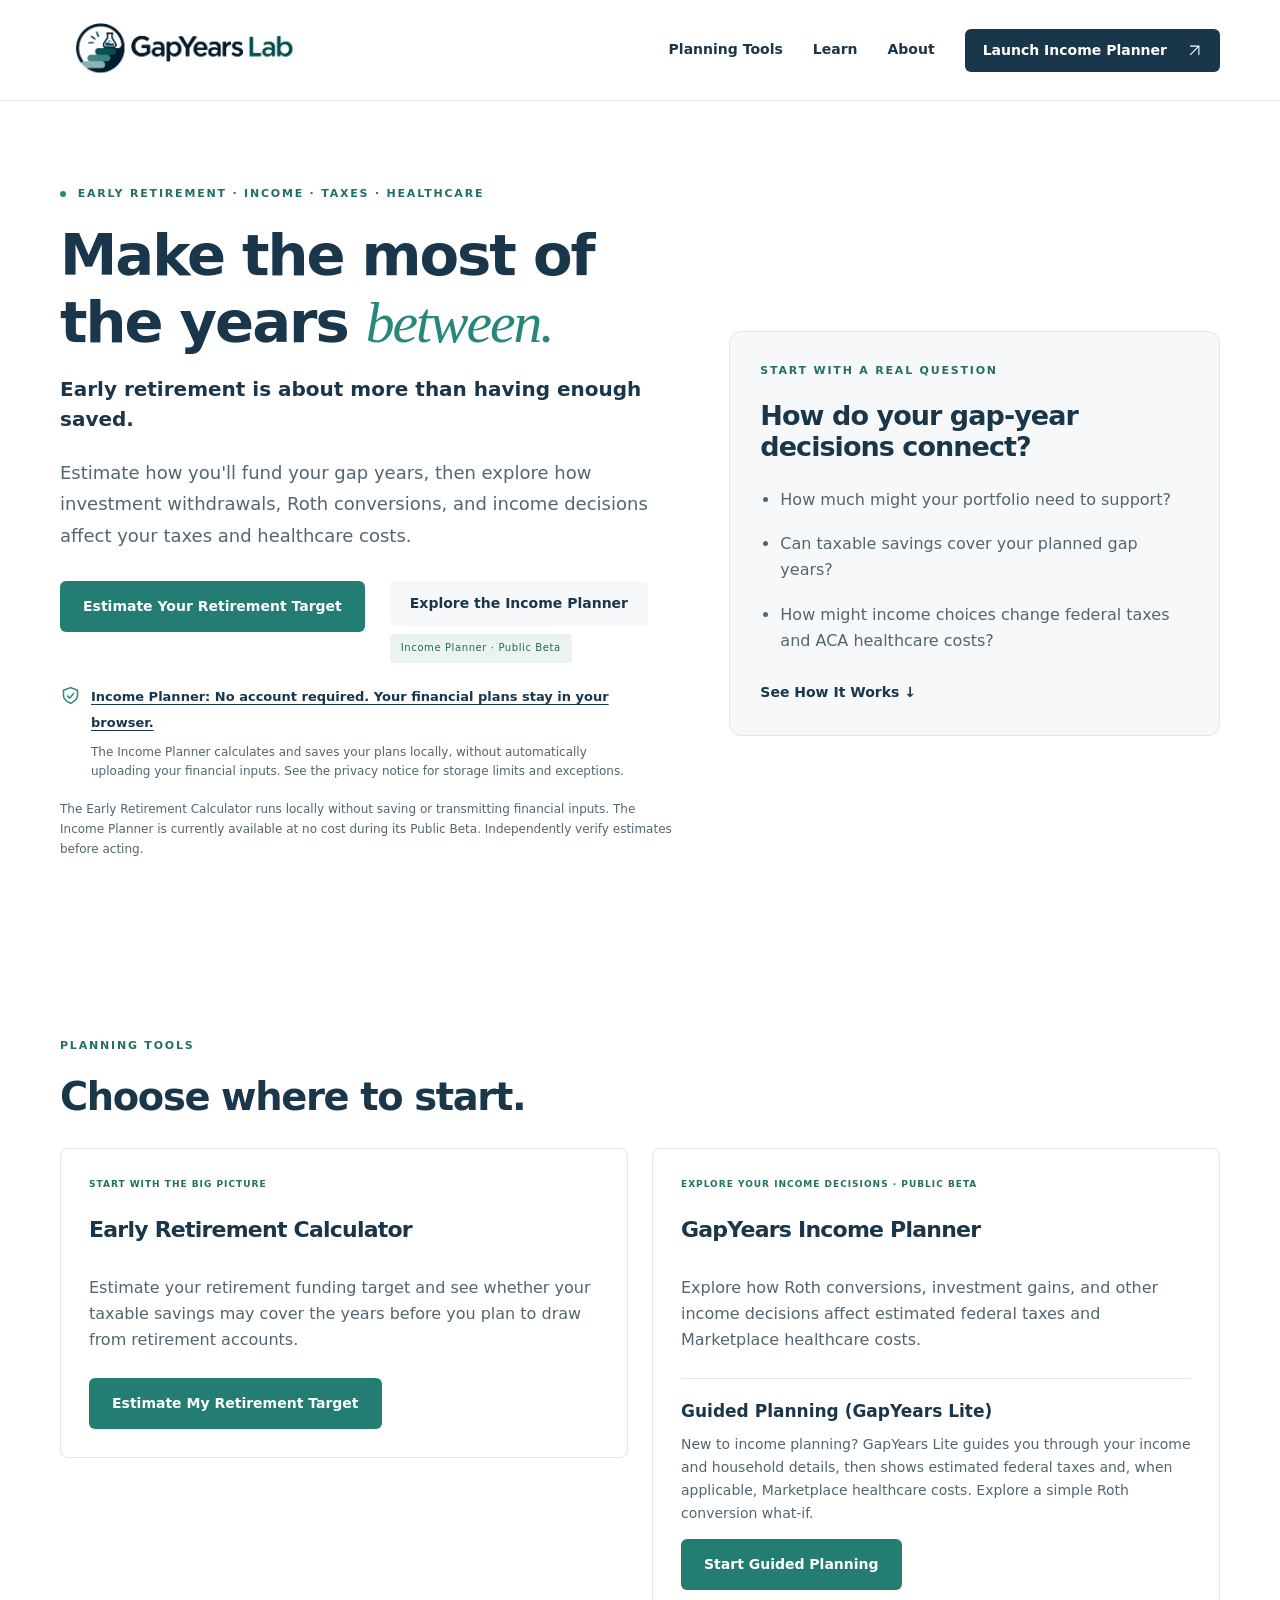
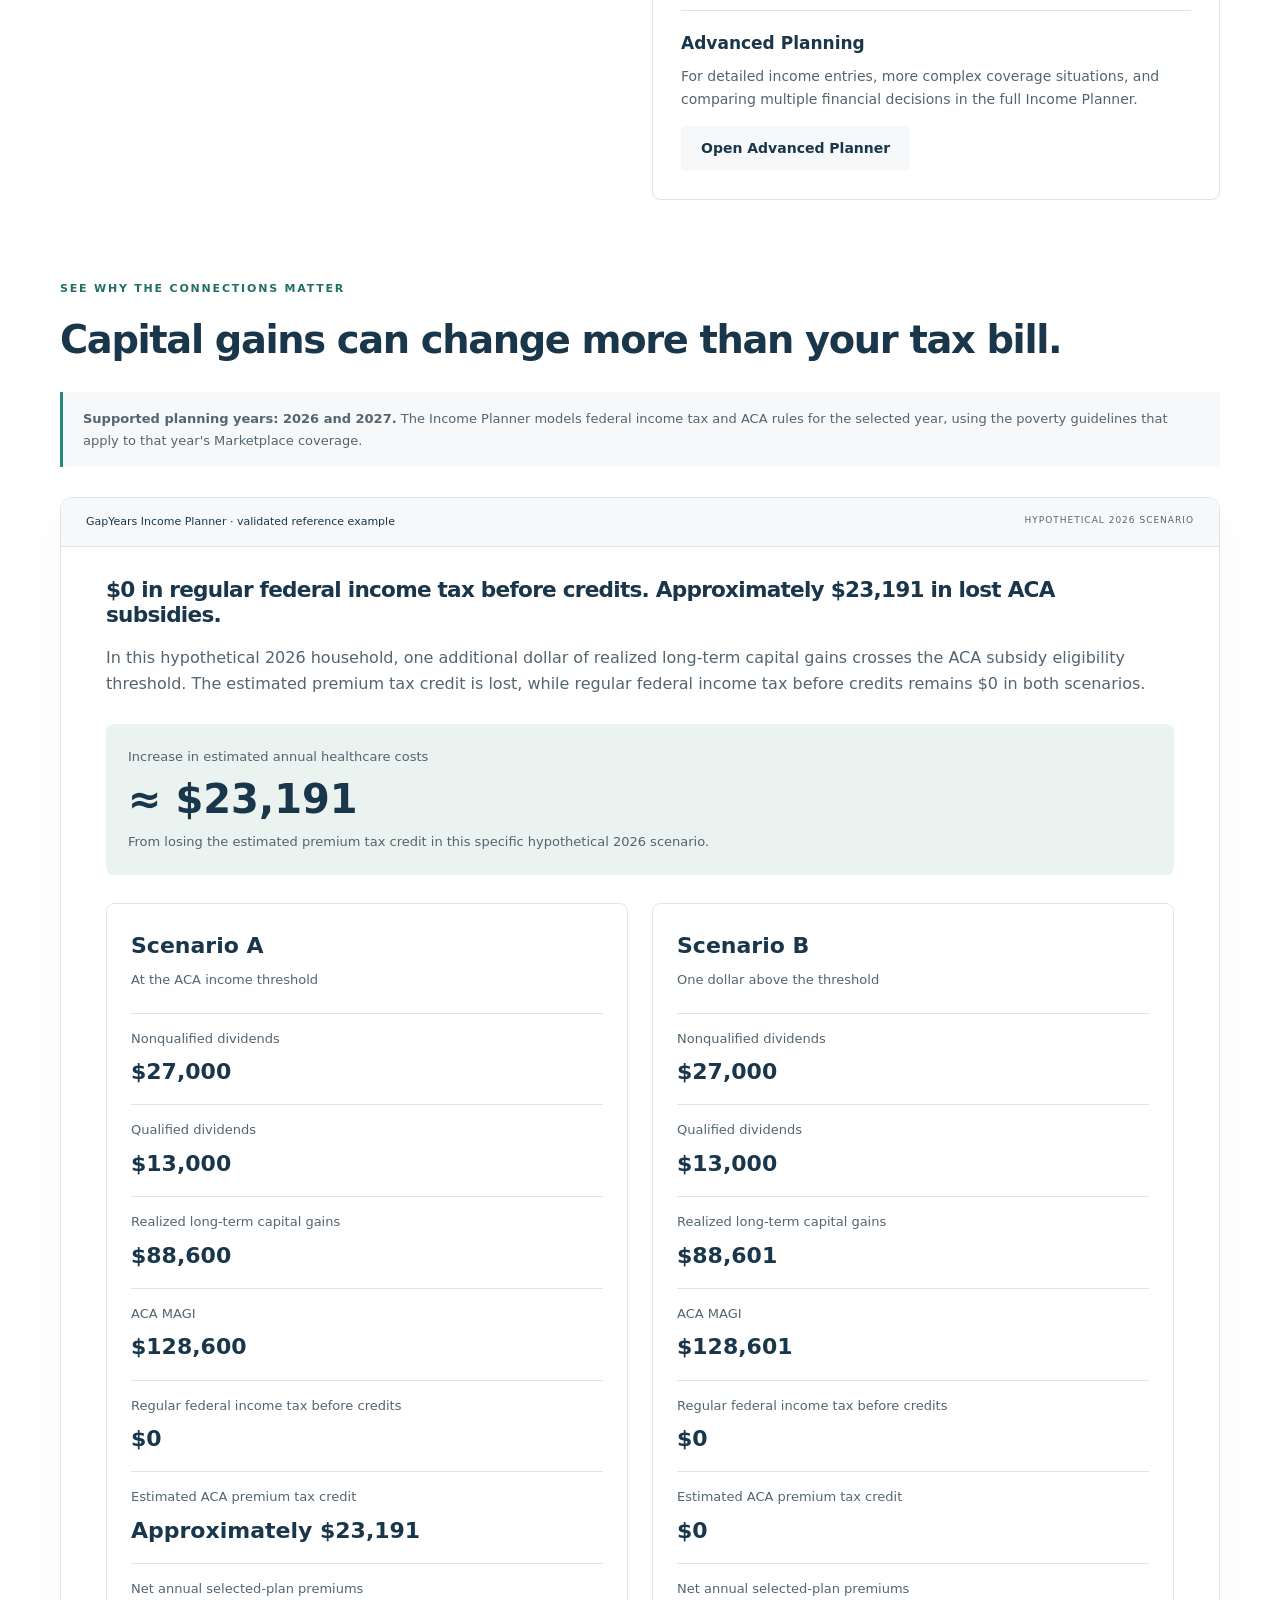
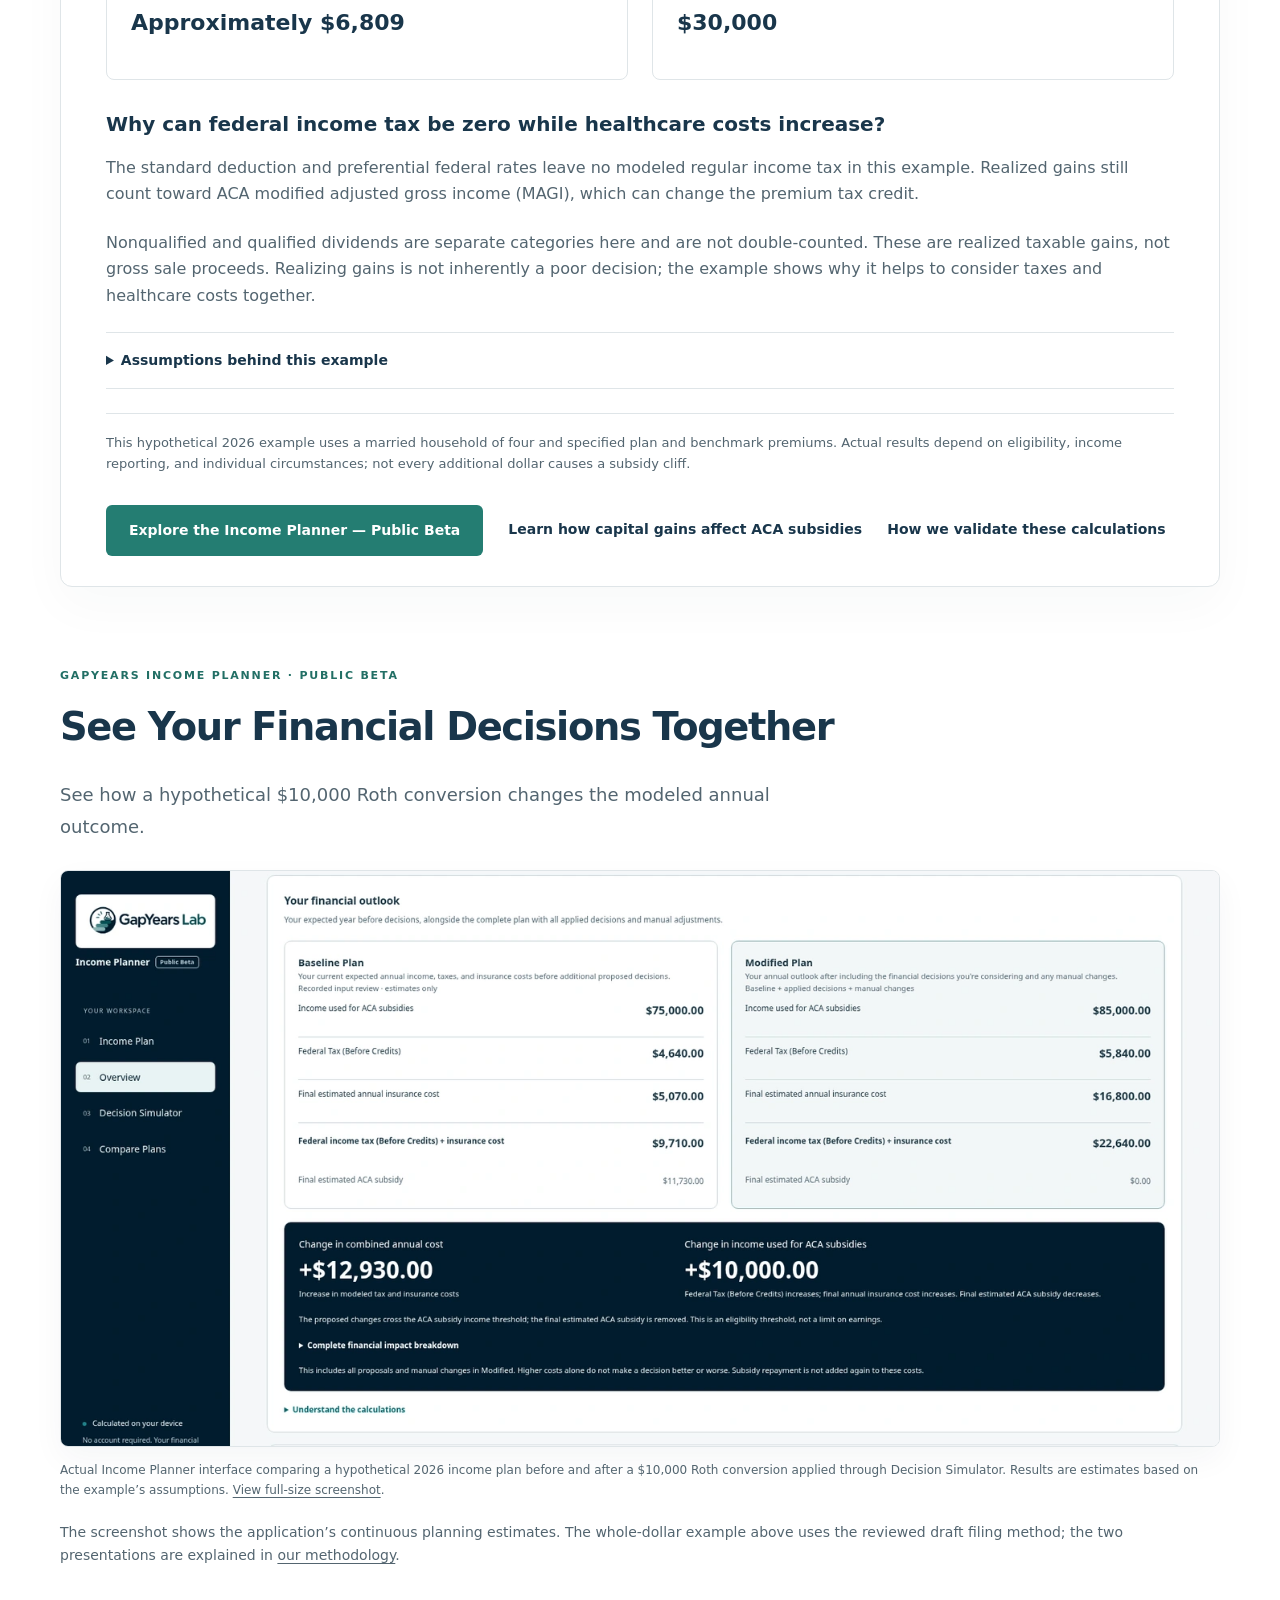
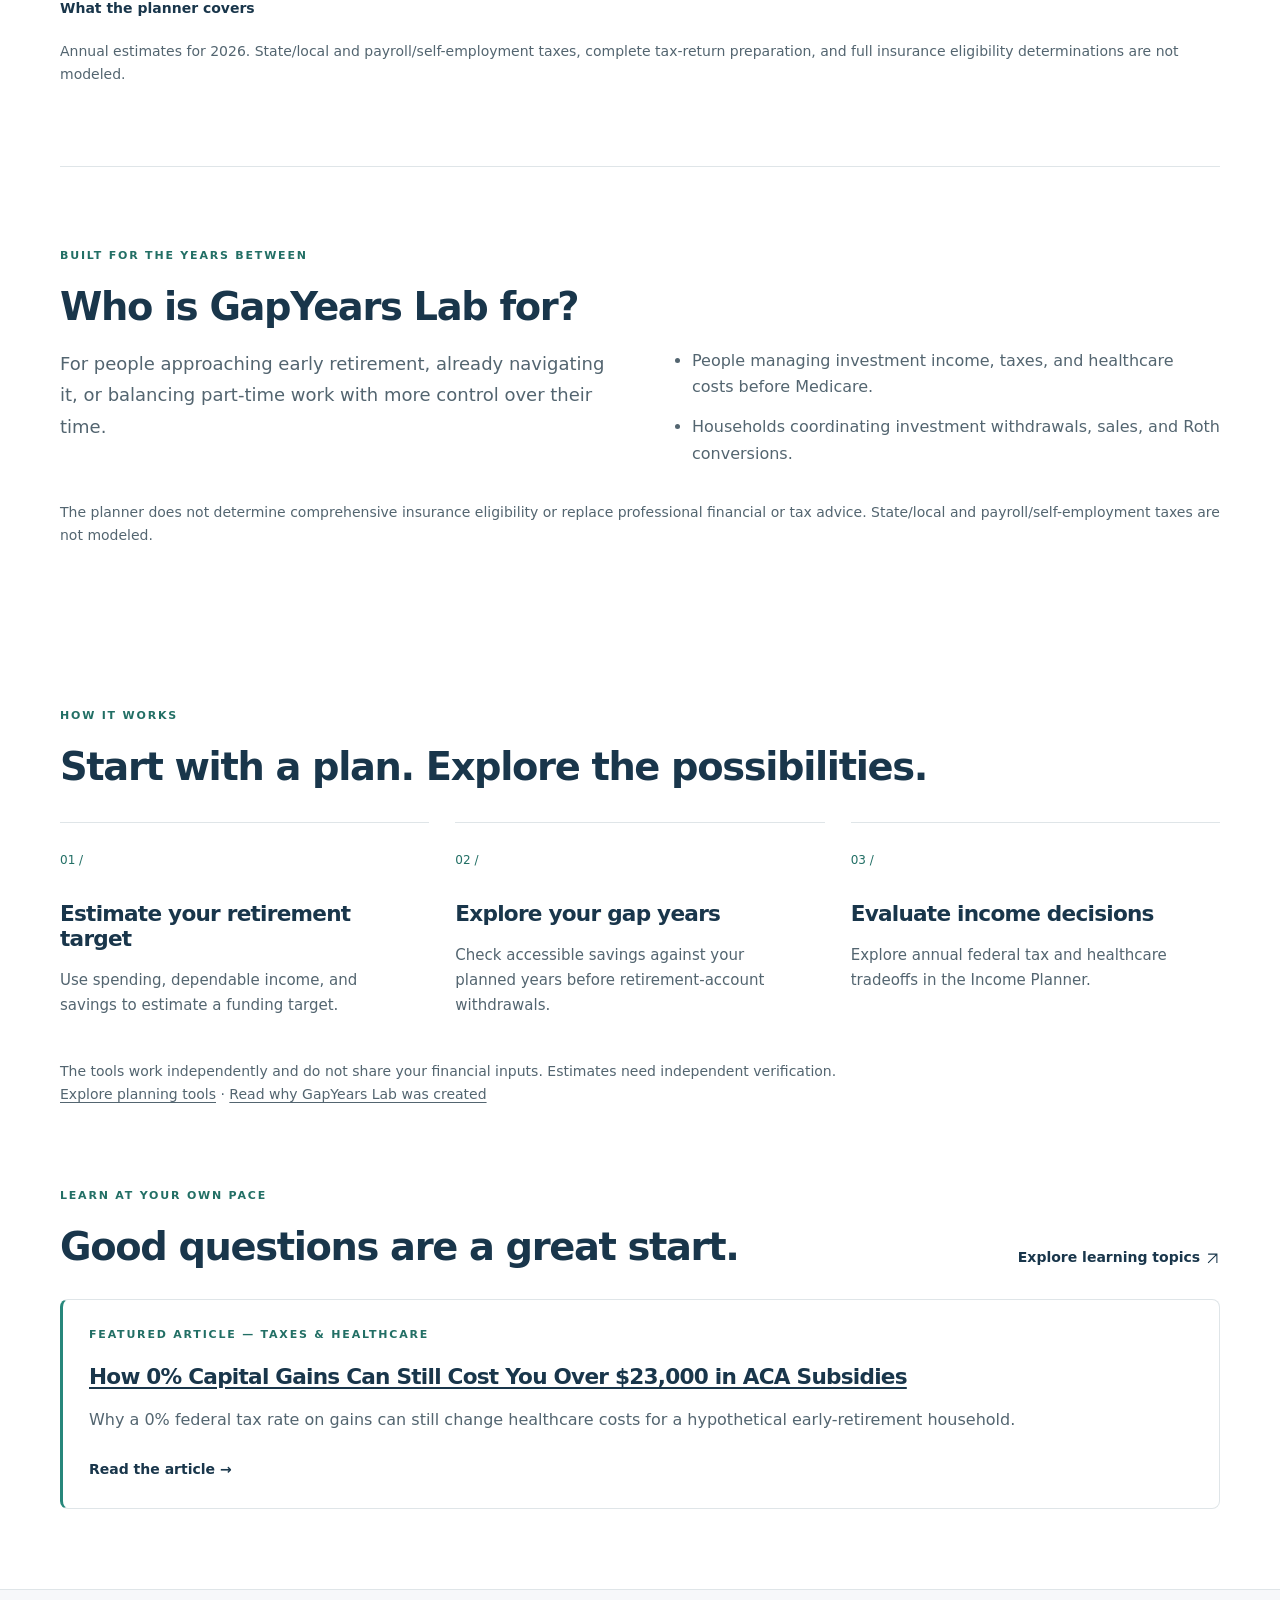
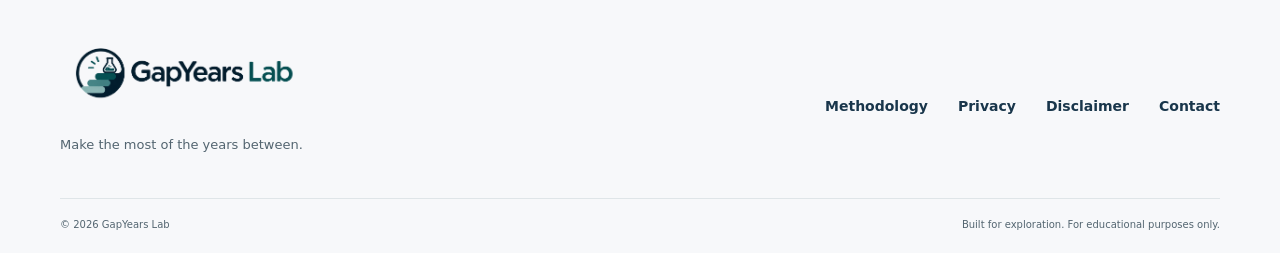
<file: index.html>
<!doctype html>
<html lang="en">
<head>
<meta charset="utf-8">
<meta name="viewport" content="width=device-width, initial-scale=1">
<title>Early Retirement Income, Tax &amp; Healthcare Planning | GapYears Lab</title>
<meta name="description" content="Explore early retirement income planning, taxable bridge funding, Roth conversions, federal taxes, and ACA healthcare costs with GapYears Lab.">
<link rel="canonical" href="https://gapyearslab.com/">
<meta name="theme-color" content="#19364B">
<meta property="og:title" content="Early Retirement Income, Tax &amp; Healthcare Planning | GapYears Lab">
<meta property="og:description" content="Explore early retirement income planning, taxable bridge funding, Roth conversions, federal taxes, and ACA healthcare costs with GapYears Lab.">
<meta property="og:type" content="website">
<meta property="og:url" content="https://gapyearslab.com/">
<link rel="icon" href="/assets/branding/favicon.ico" sizes="any">
<link rel="icon" href="/assets/branding/favicon-16.png" type="image/png" sizes="16x16">
<link rel="icon" href="/assets/branding/favicon-32.png" type="image/png" sizes="32x32">
<link rel="icon" href="/assets/branding/favicon-48.png" type="image/png" sizes="48x48">
<link rel="apple-touch-icon" href="/assets/branding/icon-180.png" sizes="180x180">
<link rel="stylesheet" href="/assets/site.css">
<meta property="og:site_name" content="GapYears Lab">
<meta property="og:image" content="https://gapyearslab.com/assets/branding/logo-full.png">
<meta property="og:image:alt" content="GapYears Lab logo">
<meta name="twitter:card" content="summary">
<meta name="twitter:title" content="Early Retirement Income, Tax &amp; Healthcare Planning | GapYears Lab">
<meta name="twitter:description" content="Explore early retirement income planning, taxable bridge funding, Roth conversions, federal taxes, and ACA healthcare costs with GapYears Lab.">
<meta name="twitter:image" content="https://gapyearslab.com/assets/branding/icon-512.png">
<meta name="twitter:image:alt" content="GapYears Lab icon">
</head>
<body>
<a class="skip" href="#main">Skip to content</a>
<header>
<div class="container nav">
<a class="brand" href="/" aria-label="GapYears Lab home">
<img class="brand-logo" src="/assets/branding/logo-full.png" width="2049" height="685" alt="GapYears Lab">
</a>
<nav aria-label="Main navigation">
<a href="/planning-tools/">Planning Tools</a>
<a href="/learn/">Learn</a>
<a href="/about/">About</a>
<a class="button small" href="https://app.gapyearslab.com/">Launch Income Planner <span aria-hidden="true">
<svg class="arrow-icon" aria-hidden="true" viewBox="0 0 24 24" fill="none" stroke="currentColor" stroke-width="1.7">
<path d="M5 19 19 5M5 5h14v14"/>
</svg>
</span>
</a>
</nav>
</div>
</header>
<main id="main" tabindex="-1">
<section class="hero container home-hero">
<div class="hero-copy">
<p class="eyebrow">
<span class="status-dot">
</span> EARLY RETIREMENT · INCOME · TAXES · HEALTHCARE</p>
<h1>Make the most of<br>the years <em>between.</em>
</h1>
<p class="hero-subhead">Early retirement is about more than having enough saved.</p>
<p class="lead">Estimate how you'll fund your gap years, then explore how investment withdrawals, Roth conversions, and income decisions affect your taxes and healthcare costs.</p>

<div class="actions">
<a class="button" href="/retirement-calculator/">Estimate Your Retirement Target</a>
<div class="planner-action">
<a class="button secondary-button" href="https://app.gapyearslab.com/lite/">Explore the Income Planner</a>
<span class="pill">Income Planner · Public Beta</span>
</div>
</div>
<div class="hero-privacy">
<svg class="privacy-icon" aria-hidden="true" viewBox="0 0 24 24" fill="none" stroke="currentColor" stroke-width="1.7">
<path d="M12 3 4 6v6c0 4 4 7 8 9 4-2 8-5 8-9V6l-8-3Z"/>
<path d="m8 12 3 3 5-6"/>
</svg>
<div>
<a href="/privacy/">Income Planner: No account required. Your financial plans stay in your browser.</a>
<p>The Income Planner calculates and saves your plans locally, without automatically uploading your financial inputs. See the privacy notice for storage limits and exceptions.</p>
</div>
</div>
<p class="hero-note">The Early Retirement Calculator runs locally without saving or transmitting financial inputs. The Income Planner is currently available at no cost during its Public Beta. Independently verify estimates before acting.</p>
</div>
<aside class="hero-decisions" aria-labelledby="decisions-title">
<p class="eyebrow">START WITH A REAL QUESTION</p>
<h2 id="decisions-title">How do your gap-year decisions connect?</h2>
<ul>
<li>How much might your portfolio need to support?</li>
<li>Can taxable savings cover your planned gap years?</li>
<li>How might income choices change federal taxes and ACA healthcare costs?</li>
</ul>
<a class="text-link" href="#planning-steps">See How It Works <span aria-hidden="true">↓</span></a>
</aside>
</section>
<section class="section container" aria-labelledby="choose-tool"><p class="eyebrow">PLANNING TOOLS</p><h2 id="choose-tool">Choose where to start.</h2><div class="tools-grid"><article class="resource-card tool-card"><p class="eyebrow">START WITH THE BIG PICTURE</p><h3>Early Retirement Calculator</h3><p>Estimate your retirement funding target and see whether your taxable savings may cover the years before you plan to draw from retirement accounts.</p><a class="button" href="/retirement-calculator/">Estimate My Retirement Target</a></article><article class="resource-card tool-card">
<p class="eyebrow">EXPLORE YOUR INCOME DECISIONS · PUBLIC BETA</p>
<h3>GapYears Income Planner</h3>
<p>Explore how Roth conversions, investment gains, and other income decisions affect estimated federal taxes and Marketplace healthcare costs.</p>
<div class="plan-options">
<div class="plan-option">
<h4>Guided Planning (GapYears Lite)</h4>
<p>New to income planning? GapYears Lite guides you through your income and household details, then shows estimated federal taxes and, when applicable, Marketplace healthcare costs. Explore a simple Roth conversion what-if.</p>
<a class="button" href="https://app.gapyearslab.com/lite/">Start Guided Planning</a>
</div>
<div class="plan-option">
<h4>Advanced Planning</h4>
<p>For detailed income entries, more complex coverage situations, and comparing multiple financial decisions in the full Income Planner.</p>
<a class="button secondary-button" href="https://app.gapyearslab.com/">Open Advanced Planner</a>
</div>
</div>
</article></div></section>
<section class="preview-section container" id="aca-example">
<div class="section-heading">
<div>
<p class="eyebrow">SEE WHY THE CONNECTIONS MATTER</p>
<h2>Capital gains can change more than your tax bill.</h2>
</div>
</div>
<p class="year-notice">
<strong>Supported planning years: 2026 and 2027.</strong> The Income Planner models federal income tax and ACA rules for the selected year, using the poverty guidelines that apply to that year's Marketplace coverage.</p>
<section class="planner-window reference-demo" aria-labelledby="comparison-title">
<div class="window-top">
<span>GapYears Income Planner · validated reference example</span>
<span class="demo">HYPOTHETICAL 2026 SCENARIO</span>
</div>
<div class="planner-body">
<h3 id="comparison-title">$0 in regular federal income tax before credits. Approximately $23,191 in lost ACA subsidies.</h3>
<p>In this hypothetical 2026 household, one additional dollar of realized long-term capital gains crosses the ACA subsidy eligibility threshold. The estimated premium tax credit is lost, while regular federal income tax before credits remains $0 in both scenarios.</p>
<p class="cliff-difference">
<span>Increase in estimated annual healthcare costs</span>
<strong data-measure="combinedCostIncrease">≈ $23,191</strong>
<span>From losing the estimated premium tax credit in this specific hypothetical 2026 scenario.</span>
</p>
<div class="cliff-scenarios">
<article class="cliff-card" aria-labelledby="scenario-a">
<h4 id="scenario-a">Scenario A</h4>
<p class="scenario-subtitle">At the ACA income threshold</p>
<dl class="cliff-values">
<div>
<dt>Nonqualified dividends</dt>
<dd data-measure="nonQualifiedDividends">$27,000</dd>
</div>
<div>
<dt>Qualified dividends</dt>
<dd data-measure="qualifiedDividends">$13,000</dd>
</div>
<div>
<dt>Realized long-term capital gains</dt>
<dd data-measure="longTermGains">$88,600</dd>
</div>
<div>
<dt>ACA MAGI</dt>
<dd data-measure="magi">$128,600</dd>
</div>
<div>
<dt>Regular federal income tax before credits</dt>
<dd data-measure="federalTax">$0</dd>
</div>
<div>
<dt>Estimated ACA premium tax credit</dt>
<dd data-measure="ptc">Approximately $23,191</dd>
</div>
<div>
<dt>Net annual selected-plan premiums</dt>
<dd data-measure="netPremium">Approximately $6,809</dd>
</div>
</dl>
</article>
<article class="cliff-card" aria-labelledby="scenario-b">
<h4 id="scenario-b">Scenario B</h4>
<p class="scenario-subtitle">One dollar above the threshold</p>
<dl class="cliff-values">
<div>
<dt>Nonqualified dividends</dt>
<dd data-measure="nonQualifiedDividends">$27,000</dd>
</div>
<div>
<dt>Qualified dividends</dt>
<dd data-measure="qualifiedDividends">$13,000</dd>
</div>
<div>
<dt>Realized long-term capital gains</dt>
<dd data-measure="longTermGains">$88,601</dd>
</div>
<div>
<dt>ACA MAGI</dt>
<dd data-measure="magi">$128,601</dd>
</div>
<div>
<dt>Regular federal income tax before credits</dt>
<dd data-measure="federalTax">$0</dd>
</div>
<div>
<dt>Estimated ACA premium tax credit</dt>
<dd data-measure="ptc">$0</dd>
</div>
<div>
<dt>Net annual selected-plan premiums</dt>
<dd data-measure="netPremium">$30,000</dd>
</div>
</dl>
</article>
</div>
<section class="cliff-explainer" aria-labelledby="why-zero-tax">
<h4 id="why-zero-tax">Why can federal income tax be zero while healthcare costs increase?</h4>
<p>The standard deduction and preferential federal rates leave no modeled regular income tax in this example. Realized gains still count toward ACA modified adjusted gross income (MAGI), which can change the premium tax credit.</p>
<p>Nonqualified and qualified dividends are separate categories here and are not double-counted. These are realized taxable gains, not gross sale proceeds. Realizing gains is not inherently a poor decision; the example shows why it helps to consider taxes and healthcare costs together.</p>
</section>
<details class="scenario-assumptions">
<summary>Assumptions behind this example</summary>
<ul>
<li>2026 tax and coverage year; married filing jointly; ACA household size four; contiguous United States/DC; neither spouse claimed as a dependent.</li>
<li>Annual nonqualified dividends of $27,000 and qualified dividends of $13,000 in both cases. Realized long-term gains of $88,600 in A and $88,601 in B. No wages, retirement withdrawals, Roth conversions, other income, adjustments, capital losses, or prior loss carryforwards.</li>
<li>Base standard deduction of $32,200, with no additional age/blindness deductions or itemization. Qualified dividends and gains meet the preferential-rate requirements.</li>
<li>Hypothetical monthly selected plan premium of $2,500 and benchmark Silver premium of $3,000, January–December. These are not real Marketplace quotes.</li>
<li>All required premium tax credit eligibility conditions are assumed satisfied, with full-month qualifying Marketplace coverage, lawful presence, and no other qualifying coverage eligibility, special allocations, or unsupported arrangements. Advance credits are explicitly $0 in every month.</li>
<li>The 2025 poverty guideline for this household is $32,150, used for 2026 coverage. Its modeled 400% threshold is $128,600. Household size and location change the threshold.</li>
<li>Federal tax means regular pre-credit income tax only. State/local, payroll/self-employment, NIIT, AMT, other credits, and unsupported tax treatments are excluded. Net insurance cost is annual selected-plan premiums less final modeled credit, not medical out-of-pocket spending or premiums paid during the year.</li>
</ul>
<p>Whole-dollar estimates reflect the reviewed draft 2026 annual Form 8962 method. The Income Planner uses continuous calculations and may display slightly different amounts. The reviewed instructions were draft, not final filing guidance; actual returns depend on final IRS instructions and household circumstances.</p>
</details>
<p class="preview-disclosure">This hypothetical 2026 example uses a married household of four and specified plan and benchmark premiums. Actual results depend on eligibility, income reporting, and individual circumstances; not every additional dollar causes a subsidy cliff.</p>
<div class="actions">
<a class="button" href="https://app.gapyearslab.com/">Explore the Income Planner — Public Beta</a>
<a class="text-link" href="/learn/zero-percent-capital-gains-aca-subsidy-cliff/">Learn how capital gains affect ACA subsidies</a>
<a class="text-link" href="/methodology/#reference-case">How we validate these calculations</a>
</div>
</div>
</section>
</section>
<section class="section container product-preview" id="how-it-works" aria-labelledby="product-preview-title">
<div class="section-heading">
<div>
<p class="eyebrow">GAPYEARS INCOME PLANNER · PUBLIC BETA</p>
<h2 id="product-preview-title">See Your Financial Decisions Together</h2>
</div>
</div>
<p class="lead">See how a hypothetical $10,000 Roth conversion changes the modeled annual outcome.</p>
<figure class="product-capture">
<a href="/assets/product/income-planner-public-beta.webp" aria-label="View the Income Planner screenshot at full size">
<img src="/assets/product/income-planner-public-beta.webp" width="1440" height="715" loading="lazy" decoding="async" alt="Actual 2026 Income Planner Overview after applying a hypothetical $10,000 Roth conversion: Baseline ACA income $75,000 and Modified $85,000; combined estimated federal tax and insurance costs $9,710 and $22,640.">
</a>
<figcaption>Actual Income Planner interface comparing a hypothetical 2026 income plan before and after a $10,000 Roth conversion applied through Decision Simulator. Results are estimates based on the example’s assumptions. <a href="/assets/product/income-planner-public-beta.webp">View full-size screenshot</a>.</figcaption>
</figure>
<p class="scope-note">The screenshot shows the application’s continuous planning estimates. The whole-dollar example above uses the reviewed draft filing method; the two presentations are explained in <a href="/methodology/#reference-case">our methodology</a>.</p>
<div class="actions">
<a class="text-link" href="/planner/">What the planner covers</a>
</div>
<p class="scope-note">Annual estimates for 2026. State/local and payroll/self-employment taxes, complete tax-return preparation, and full insurance eligibility determinations are not modeled.</p>
</section>
<section class="section container audience" aria-labelledby="audience-title">
<p class="eyebrow">BUILT FOR THE YEARS BETWEEN</p>
<h2 id="audience-title">Who is GapYears Lab for?</h2>
<div class="audience-grid">
<div>
<p class="lead">For people approaching early retirement, already navigating it, or balancing part-time work with more control over their time.</p>
</div>
<ul class="audience-list">
<li>People managing investment income, taxes, and healthcare costs before Medicare.</li>
<li>Households coordinating investment withdrawals, sales, and Roth conversions.</li>
</ul>
</div>
<p class="scope-note">The planner does not determine comprehensive insurance eligibility or replace professional financial or tax advice. State/local and payroll/self-employment taxes are not modeled.</p>
</section>
<section class="section container how-to-plan" id="planning-steps">
<p class="eyebrow">HOW IT WORKS</p>
<h2>Start with a plan. Explore the possibilities.</h2>
<div class="cards">
<article class="card">
<span class="number">01 /</span>
<h3>Estimate your retirement target</h3>
<p>Use spending, dependable income, and savings to estimate a funding target.</p>
</article>
<article class="card">
<span class="number">02 /</span>
<h3>Explore your gap years</h3>
<p>Check accessible savings against your planned years before retirement-account withdrawals.</p>
</article>
<article class="card">
<span class="number">03 /</span>
<h3>Evaluate income decisions</h3>
<p>Explore annual federal tax and healthcare tradeoffs in the Income Planner.</p>
</article>
</div>
<p class="scope-note">
The tools work independently and do not share your financial inputs. Estimates need independent verification.<br>
<a href="/planning-tools/">Explore planning tools</a> · <a href="/about/">Read why GapYears Lab was created</a>
</p>
</section>
<section class="section container resources">
<div class="section-heading">
<div>
<p class="eyebrow">LEARN AT YOUR OWN PACE</p>
<h2>Good questions are a great start.</h2>
</div>
<a class="text-link" href="/learn/">Explore learning topics <svg class="arrow-icon" aria-hidden="true" viewBox="0 0 24 24" fill="none" stroke="currentColor" stroke-width="1.7">
<path d="M5 19 19 5M5 5h14v14"/>
</svg>
</a>
</div>
<article class="featured-article">
<p class="eyebrow">FEATURED ARTICLE — TAXES &amp; HEALTHCARE</p>
<h3>
<a href="/learn/zero-percent-capital-gains-aca-subsidy-cliff/">How 0% Capital Gains Can Still Cost You Over $23,000 in ACA Subsidies</a>
</h3>
<p>Why a 0% federal tax rate on gains can still change healthcare costs for a hypothetical early-retirement household.</p>
<a class="text-link" href="/learn/zero-percent-capital-gains-aca-subsidy-cliff/">Read the article →</a>
</article>
</section>

</main>
<footer>
<div class="container">
<div class="footer-top">
<div>
<a class="brand" href="/" aria-label="GapYears Lab home">
<img class="brand-logo" src="/assets/branding/logo-full.png" width="2049" height="685" alt="GapYears Lab">
</a>
<p>Make the most of the years between.</p>
</div>
<nav aria-label="Footer navigation">
<a href="/methodology/">Methodology</a>
<a href="/privacy/">Privacy</a>
<a href="/disclaimer/">Disclaimer</a>
<a href="/contact/">Contact</a>
</nav>
</div>
<div class="footer-bottom">
<span>© 2026 GapYears Lab</span>
<span>Built for exploration. For educational purposes only.</span>
</div>
</div>
</footer>
<!-- Cloudflare Web Analytics -->
<script
  type="module"
  src="https://static.cloudflareinsights.com/beacon.min.js"
  data-cf-beacon='{"token": "2c066b4f0f454d73b66d63f1630e8c43"}'
></script>
<!-- End Cloudflare Web Analytics -->
</body>
</html>
</file>
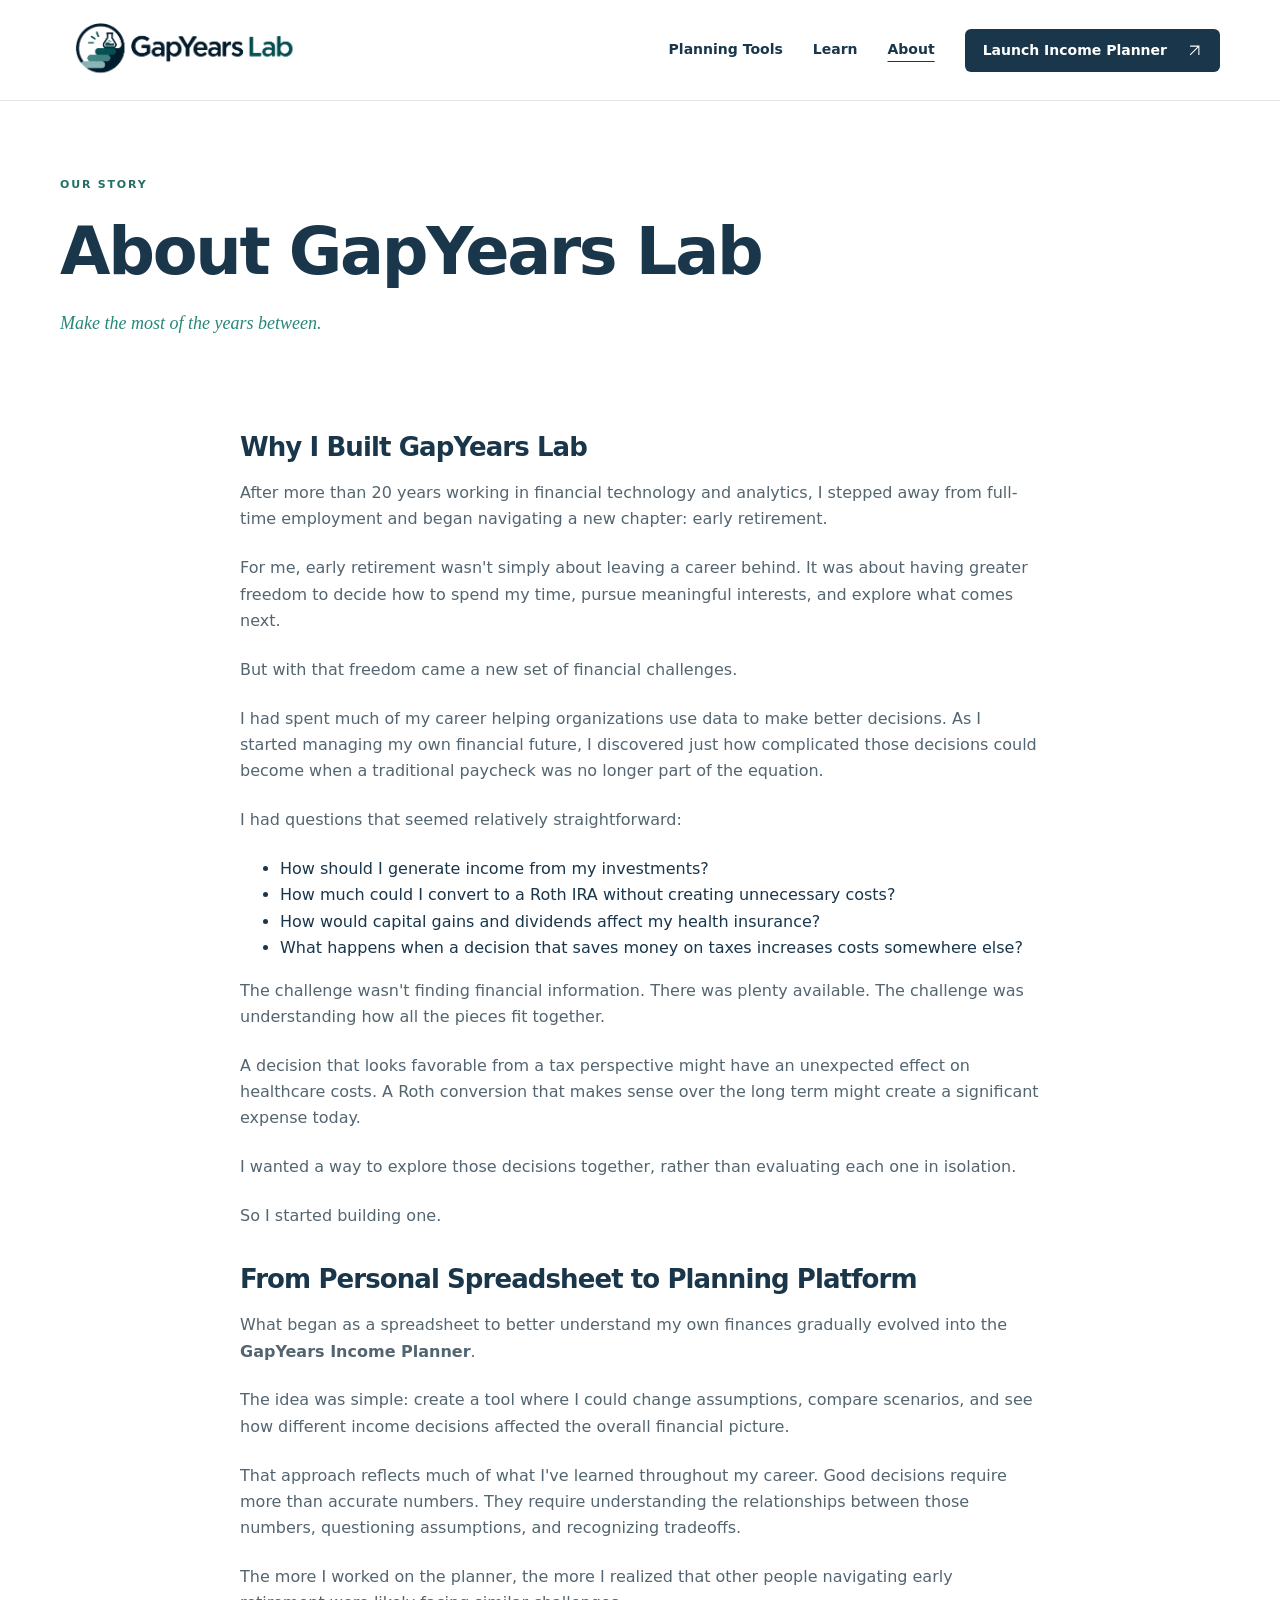
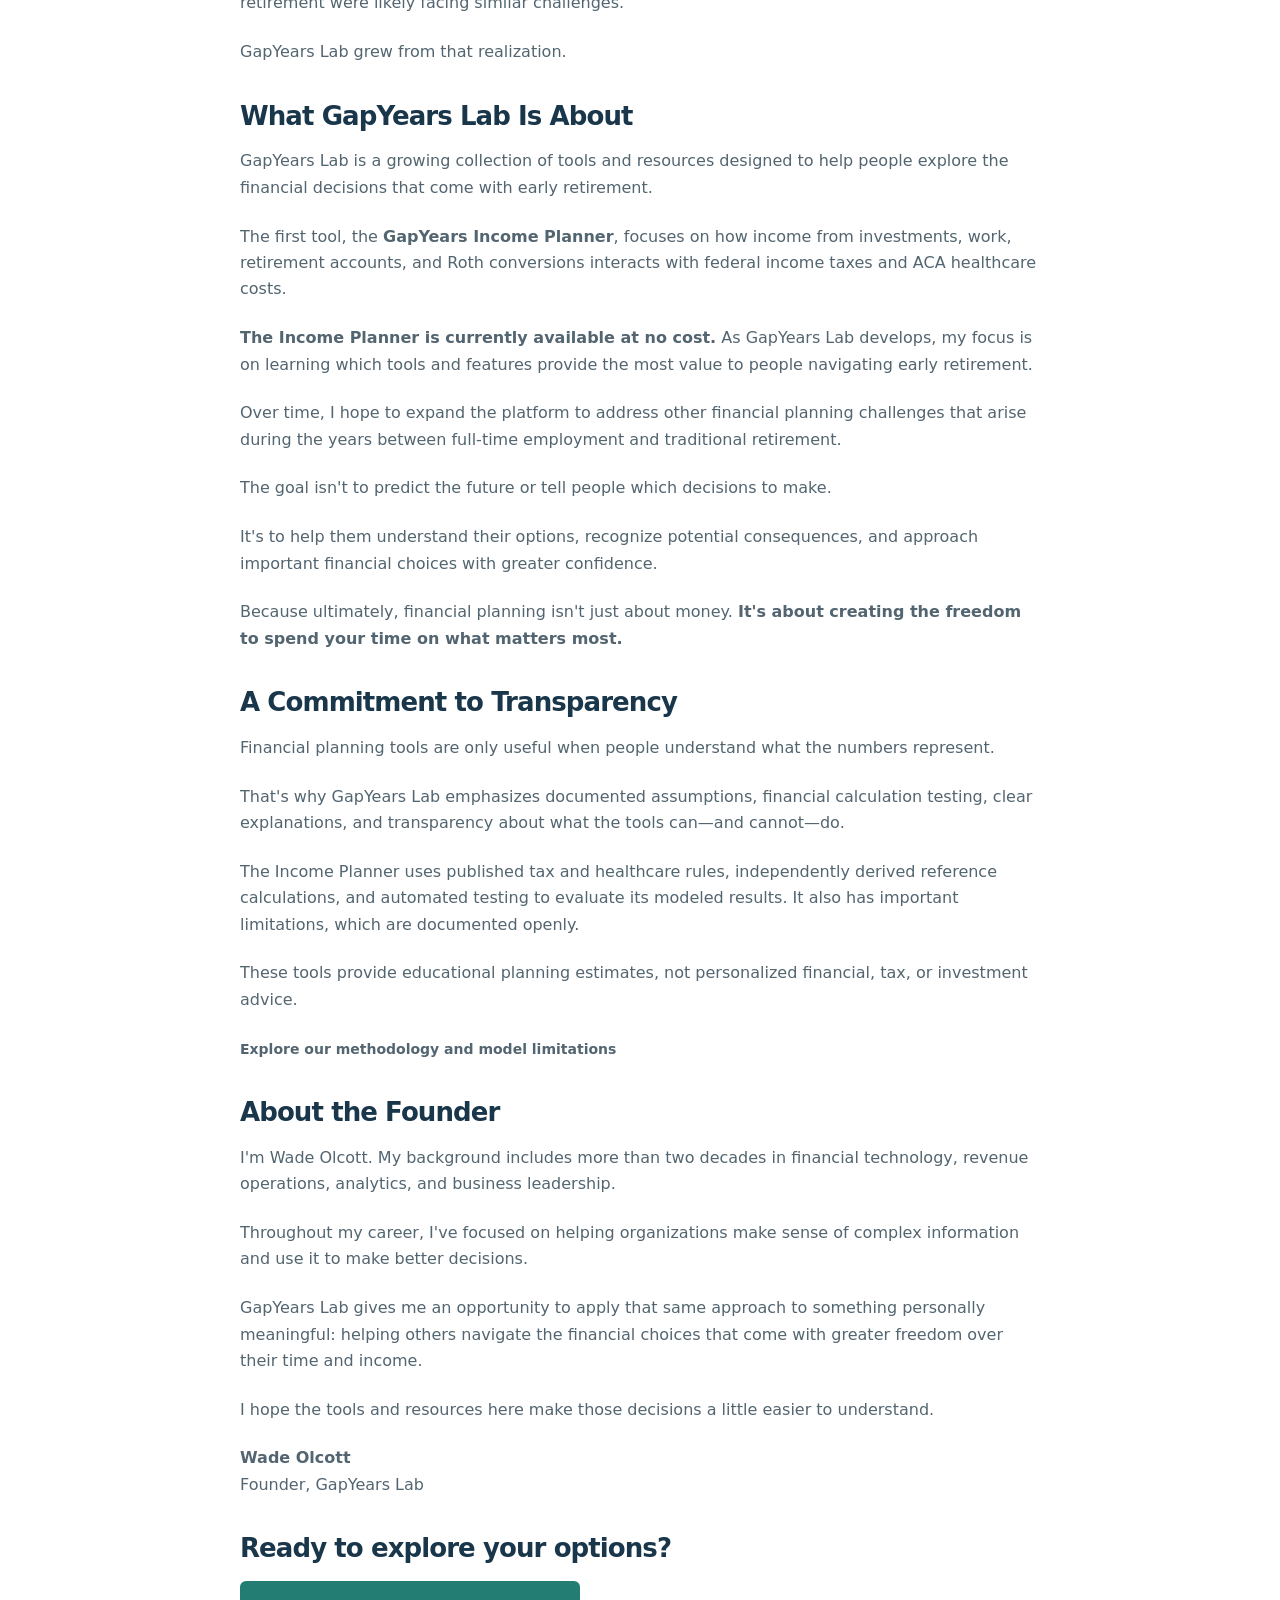
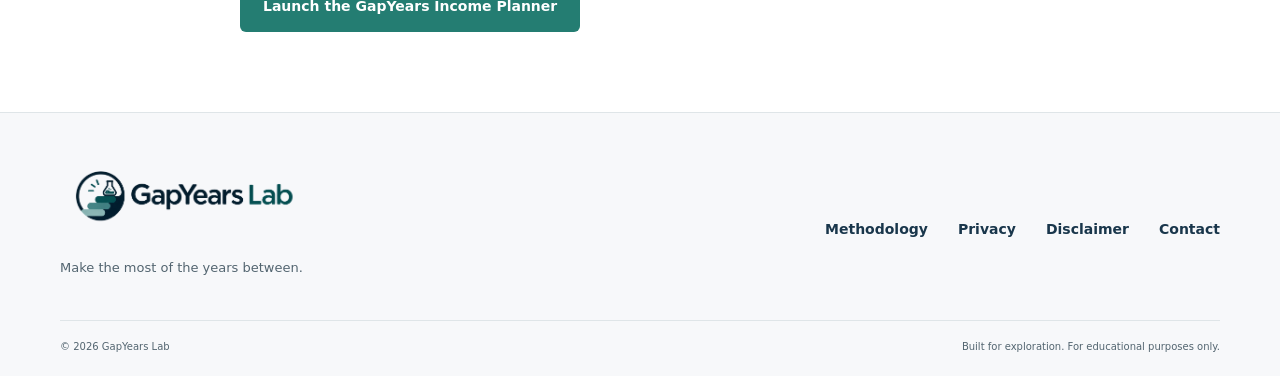
<file: about/index.html>
<!doctype html>
<html lang="en">
<head>
<meta charset="utf-8">
<meta name="viewport" content="width=device-width, initial-scale=1">
<title>Our Story &amp; Founder | GapYears Lab</title>
<meta name="description" content="Learn why Wade Olcott created GapYears Lab to help early retirees understand income, taxes, healthcare costs, and financial planning tradeoffs.">
<link rel="canonical" href="https://gapyearslab.com/about/">
<meta name="theme-color" content="#19364B">
<meta property="og:title" content="Our Story &amp; Founder | GapYears Lab">
<meta property="og:description" content="Learn why Wade Olcott created GapYears Lab to help early retirees understand income, taxes, healthcare costs, and financial planning tradeoffs.">
<meta property="og:type" content="website">
<meta property="og:url" content="https://gapyearslab.com/about/">
<link rel="icon" href="/assets/branding/favicon.ico" sizes="any">
<link rel="icon" href="/assets/branding/favicon-16.png" type="image/png" sizes="16x16">
<link rel="icon" href="/assets/branding/favicon-32.png" type="image/png" sizes="32x32">
<link rel="icon" href="/assets/branding/favicon-48.png" type="image/png" sizes="48x48">
<link rel="apple-touch-icon" href="/assets/branding/icon-180.png" sizes="180x180">
<link rel="stylesheet" href="/assets/site.css">
<meta property="og:site_name" content="GapYears Lab">
<meta property="og:image" content="https://gapyearslab.com/assets/branding/logo-full.png">
<meta property="og:image:alt" content="GapYears Lab logo">
<meta name="twitter:card" content="summary">
<meta name="twitter:title" content="Our Story &amp; Founder | GapYears Lab">
<meta name="twitter:description" content="Learn why Wade Olcott created GapYears Lab to help early retirees understand income, taxes, healthcare costs, and financial planning tradeoffs.">
<meta name="twitter:image" content="https://gapyearslab.com/assets/branding/icon-512.png">
<meta name="twitter:image:alt" content="GapYears Lab icon">
</head>
<body>
<a class="skip" href="#main">Skip to content</a>
<header>
<div class="container nav">
<a class="brand" href="/" aria-label="GapYears Lab home">
<img class="brand-logo" src="/assets/branding/logo-full.png" width="2049" height="685" alt="GapYears Lab">
</a>
<nav aria-label="Main navigation">
<a href="/planning-tools/">Planning Tools</a>
<a href="/learn/">Learn</a>
<a href="/about/" aria-current="page">About</a>
<a class="button small" href="https://app.gapyearslab.com">Launch Income Planner <span aria-hidden="true">
<svg class="arrow-icon" aria-hidden="true" viewBox="0 0 24 24" fill="none" stroke="currentColor" stroke-width="1.7">
<path d="M5 19 19 5M5 5h14v14"/>
</svg>
</span>
</a>
</nav>
</div>
</header>
<main id="main" tabindex="-1">
<section class="page-heading container">
<p class="eyebrow">OUR STORY</p>
<h1>About GapYears Lab</h1>
<p class="lead"><em>Make the most of the years between.</em></p>
</section>
<div class="container content prose">
<section aria-labelledby="why-i-built-gapyears-lab">
<h2 id="why-i-built-gapyears-lab">Why I Built GapYears Lab</h2>
<p>After more than 20 years working in financial technology and analytics, I stepped away from full-time employment and began navigating a new chapter: early retirement.</p>
<p>For me, early retirement wasn&#x27;t simply about leaving a career behind. It was about having greater freedom to decide how to spend my time, pursue meaningful interests, and explore what comes next.</p>
<p>But with that freedom came a new set of financial challenges.</p>
<p>I had spent much of my career helping organizations use data to make better decisions. As I started managing my own financial future, I discovered just how complicated those decisions could become when a traditional paycheck was no longer part of the equation.</p>
<p>I had questions that seemed relatively straightforward:</p>
<ul>
<li>How should I generate income from my investments?</li>
<li>How much could I convert to a Roth IRA without creating unnecessary costs?</li>
<li>How would capital gains and dividends affect my health insurance?</li>
<li>What happens when a decision that saves money on taxes increases costs somewhere else?</li>
</ul>
<p>The challenge wasn&#x27;t finding financial information. There was plenty available. The challenge was understanding how all the pieces fit together.</p>
<p>A decision that looks favorable from a tax perspective might have an unexpected effect on healthcare costs. A Roth conversion that makes sense over the long term might create a significant expense today.</p>
<p>I wanted a way to explore those decisions together, rather than evaluating each one in isolation.</p>
<p>So I started building one.</p>
</section>
<section aria-labelledby="from-personal-spreadsheet-to-planning-platform">
<h2 id="from-personal-spreadsheet-to-planning-platform">From Personal Spreadsheet to Planning Platform</h2>
<p>What began as a spreadsheet to better understand my own finances gradually evolved into the <strong>GapYears Income Planner</strong>.</p>
<p>The idea was simple: create a tool where I could change assumptions, compare scenarios, and see how different income decisions affected the overall financial picture.</p>
<p>That approach reflects much of what I&#x27;ve learned throughout my career. Good decisions require more than accurate numbers. They require understanding the relationships between those numbers, questioning assumptions, and recognizing tradeoffs.</p>
<p>The more I worked on the planner, the more I realized that other people navigating early retirement were likely facing similar challenges.</p>
<p>GapYears Lab grew from that realization.</p>
</section>
<section aria-labelledby="what-gapyears-lab-is-about">
<h2 id="what-gapyears-lab-is-about">What GapYears Lab Is About</h2>
<p>GapYears Lab is a growing collection of tools and resources designed to help people explore the financial decisions that come with early retirement.</p>
<p>The first tool, the <strong>GapYears Income Planner</strong>, focuses on how income from investments, work, retirement accounts, and Roth conversions interacts with federal income taxes and ACA healthcare costs.</p>
<p><strong>The Income Planner is currently available at no cost.</strong> As GapYears Lab develops, my focus is on learning which tools and features provide the most value to people navigating early retirement.</p>
<p>Over time, I hope to expand the platform to address other financial planning challenges that arise during the years between full-time employment and traditional retirement.</p>
<p>The goal isn&#x27;t to predict the future or tell people which decisions to make.</p>
<p>It&#x27;s to help them understand their options, recognize potential consequences, and approach important financial choices with greater confidence.</p>
<p>Because ultimately, financial planning isn&#x27;t just about money. <strong>It&#x27;s about creating the freedom to spend your time on what matters most.</strong></p>
</section>
<section aria-labelledby="a-commitment-to-transparency">
<h2 id="a-commitment-to-transparency">A Commitment to Transparency</h2>
<p>Financial planning tools are only useful when people understand what the numbers represent.</p>
<p>That&#x27;s why GapYears Lab emphasizes documented assumptions, financial calculation testing, clear explanations, and transparency about what the tools can—and cannot—do.</p>
<p>The Income Planner uses published tax and healthcare rules, independently derived reference calculations, and automated testing to evaluate its modeled results. It also has important limitations, which are documented openly.</p>
<p>These tools provide educational planning estimates, not personalized financial, tax, or investment advice.</p>
<p><a class="text-link" href="/methodology/">Explore our methodology and model limitations</a></p>
</section>
<section aria-labelledby="about-the-founder">
<h2 id="about-the-founder">About the Founder</h2>
<p>I&#x27;m Wade Olcott. My background includes more than two decades in financial technology, revenue operations, analytics, and business leadership.</p>
<p>Throughout my career, I&#x27;ve focused on helping organizations make sense of complex information and use it to make better decisions.</p>
<p>GapYears Lab gives me an opportunity to apply that same approach to something personally meaningful: helping others navigate the financial choices that come with greater freedom over their time and income.</p>
<p>I hope the tools and resources here make those decisions a little easier to understand.</p>
<p><strong>Wade Olcott</strong><br>
Founder, GapYears Lab</p>
</section>
<section aria-labelledby="ready-to-explore">
<h2 id="ready-to-explore">Ready to explore your options?</h2>
<a class="button" href="https://app.gapyearslab.com">Launch the GapYears Income Planner</a>
</section>
</div>
</main>
<footer>
<div class="container">
<div class="footer-top">
<div>
<a class="brand" href="/" aria-label="GapYears Lab home">
<img class="brand-logo" src="/assets/branding/logo-full.png" width="2049" height="685" alt="GapYears Lab">
</a>
<p>Make the most of the years between.</p>
</div>
<nav aria-label="Footer navigation">
<a href="/methodology/">Methodology</a>
<a href="/privacy/">Privacy</a>
<a href="/disclaimer/">Disclaimer</a>
<a href="/contact/">Contact</a>
</nav>
</div>
<div class="footer-bottom">
<span>© 2026 GapYears Lab</span>
<span>Built for exploration. For educational purposes only.</span>
</div>
</div>
</footer>
<!-- Cloudflare Web Analytics -->
<script
  type="module"
  src="https://static.cloudflareinsights.com/beacon.min.js"
  data-cf-beacon='{"token": "2c066b4f0f454d73b66d63f1630e8c43"}'
></script>
<!-- End Cloudflare Web Analytics -->
</body>
</html>
</file>
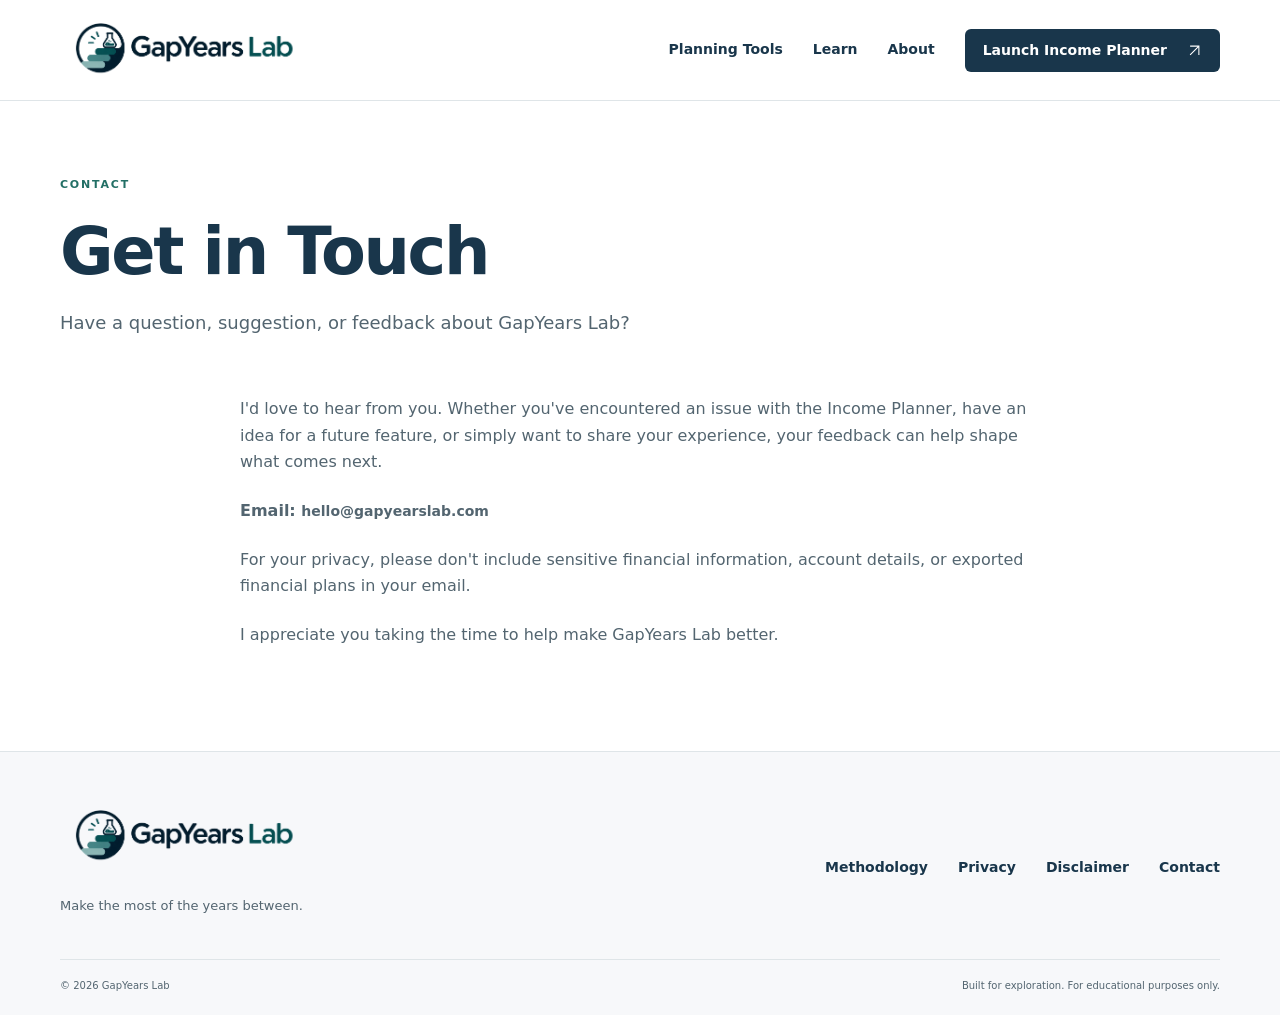
<file: contact/index.html>
<!doctype html>
<html lang="en">
<head>
<meta charset="utf-8">
<meta name="viewport" content="width=device-width, initial-scale=1">
<title>Contact GapYears Lab | Questions &amp; Feedback</title>
<meta name="description" content="Have a question or suggestion about GapYears Lab or the Income Planner? Contact us at hello@gapyearslab.com.">
<link rel="canonical" href="https://gapyearslab.com/contact/">
<meta name="theme-color" content="#19364B">
<meta property="og:title" content="Contact GapYears Lab | Questions &amp; Feedback">
<meta property="og:description" content="Have a question or suggestion about GapYears Lab or the Income Planner? Contact us at hello@gapyearslab.com.">
<meta property="og:type" content="website">
<meta property="og:url" content="https://gapyearslab.com/contact/">
<link rel="icon" href="/assets/branding/favicon.ico" sizes="any">
<link rel="icon" href="/assets/branding/favicon-16.png" type="image/png" sizes="16x16">
<link rel="icon" href="/assets/branding/favicon-32.png" type="image/png" sizes="32x32">
<link rel="icon" href="/assets/branding/favicon-48.png" type="image/png" sizes="48x48">
<link rel="apple-touch-icon" href="/assets/branding/icon-180.png" sizes="180x180">
<link rel="stylesheet" href="/assets/site.css">
</head>
<body>
<a class="skip" href="#main">Skip to content</a>
<header>
<div class="container nav">
<a class="brand" href="/" aria-label="GapYears Lab home">
<img class="brand-logo" src="/assets/branding/logo-full.png" width="2049" height="685" alt="GapYears Lab">
</a>
<nav aria-label="Main navigation">
<a href="/planning-tools/">Planning Tools</a>
<a href="/learn/">Learn</a>
<a href="/about/">About</a>
<a class="button small" href="https://app.gapyearslab.com">Launch Income Planner <span aria-hidden="true">
<svg class="arrow-icon" aria-hidden="true" viewBox="0 0 24 24" fill="none" stroke="currentColor" stroke-width="1.7">
<path d="M5 19 19 5M5 5h14v14"/>
</svg>
</span>
</a>
</nav>
</div>
</header>
<main id="main" tabindex="-1">
<section class="page-heading container">
<p class="eyebrow">CONTACT</p>
<h1>Get in Touch</h1>
<p class="lead">Have a question, suggestion, or feedback about GapYears Lab?</p>
</section>
<section class="container content prose">
<p>I'd love to hear from you. Whether you've encountered an issue with the Income Planner, have an idea for a future feature, or simply want to share your experience, your feedback can help shape what comes next.</p>
<p><strong>Email: <a class="text-link" href="mailto:hello@gapyearslab.com">hello@gapyearslab.com</a></strong></p>
<p>For your privacy, please don't include sensitive financial information, account details, or exported financial plans in your email.</p>
<p>I appreciate you taking the time to help make GapYears Lab better.</p>
</section>
</main>
<footer>
<div class="container">
<div class="footer-top">
<div>
<a class="brand" href="/" aria-label="GapYears Lab home">
<img class="brand-logo" src="/assets/branding/logo-full.png" width="2049" height="685" alt="GapYears Lab">
</a>
<p>Make the most of the years between.</p>
</div>
<nav aria-label="Footer navigation">
<a href="/methodology/">Methodology</a>
<a href="/privacy/">Privacy</a>
<a href="/disclaimer/">Disclaimer</a>
<a href="/contact/">Contact</a>
</nav>
</div>
<div class="footer-bottom">
<span>© 2026 GapYears Lab</span>
<span>Built for exploration. For educational purposes only.</span>
</div>
</div>
</footer>
<!-- Cloudflare Web Analytics -->
<script
  type="module"
  src="https://static.cloudflareinsights.com/beacon.min.js"
  data-cf-beacon='{"token": "2c066b4f0f454d73b66d63f1630e8c43"}'
></script>
<!-- End Cloudflare Web Analytics -->
</body>
</html>
</file>
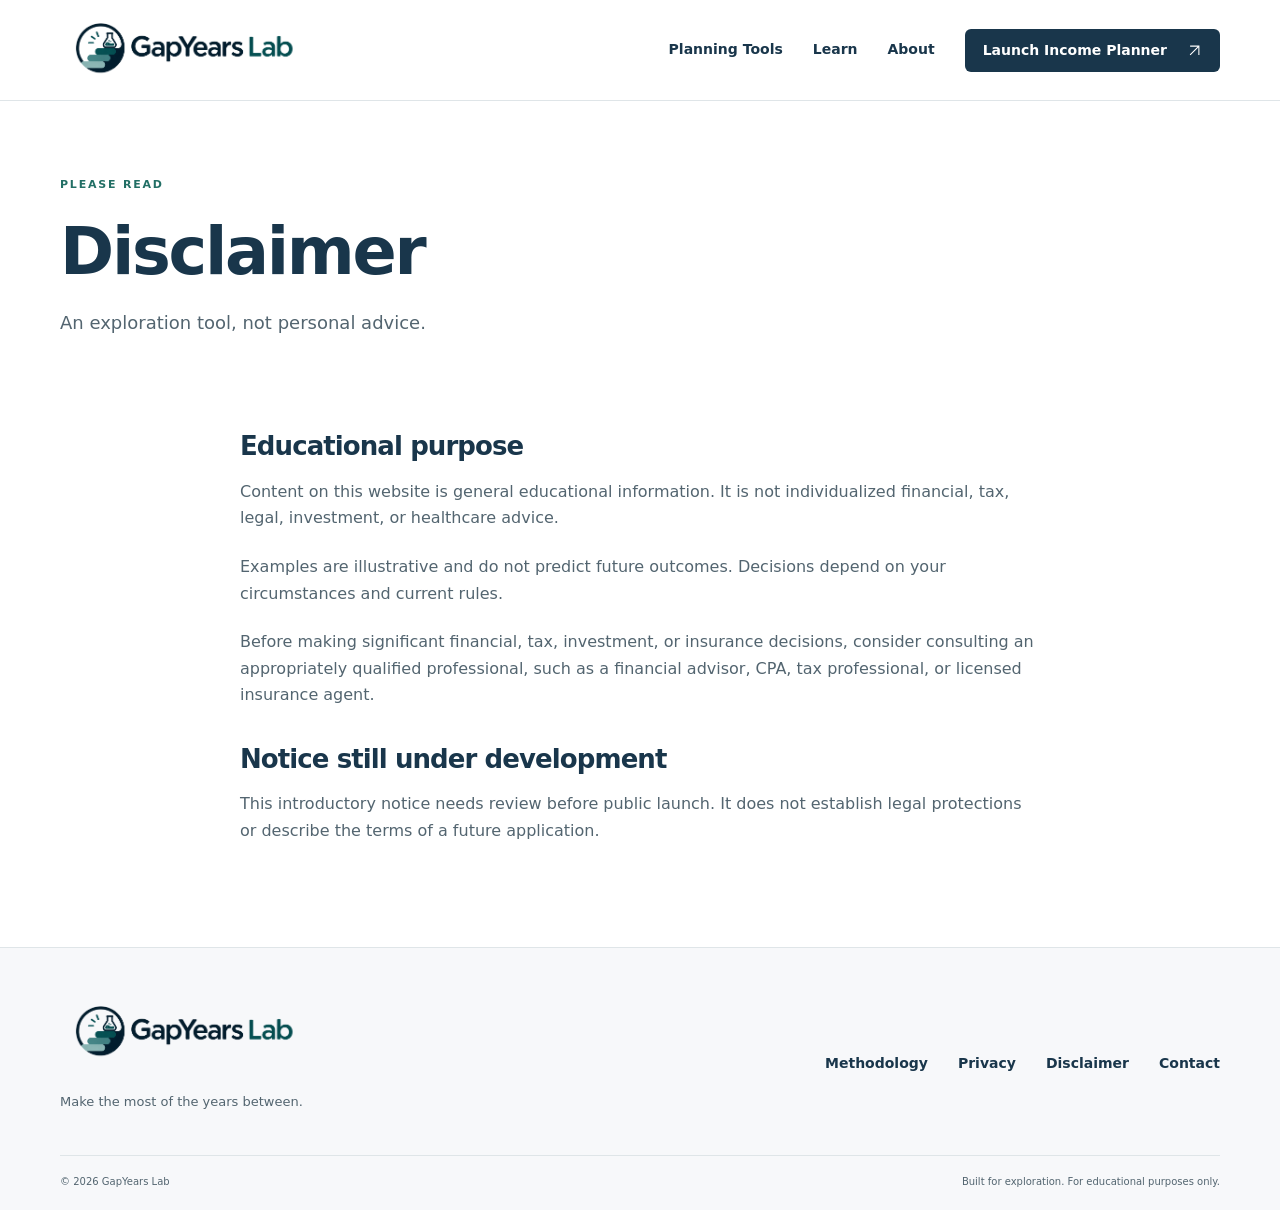
<file: disclaimer/index.html>
<!doctype html>
<html lang="en">
<head>
<meta charset="utf-8">
<meta name="viewport" content="width=device-width, initial-scale=1">
<title>Disclaimer | GapYears Lab</title>
<meta name="description" content="An exploration tool, not personal advice.">
<link rel="canonical" href="https://gapyearslab.com/disclaimer/">
<meta name="theme-color" content="#19364B">
<meta property="og:title" content="Disclaimer | GapYears Lab">
<meta property="og:description" content="An exploration tool, not personal advice.">
<meta property="og:type" content="website">
<meta property="og:url" content="https://gapyearslab.com/disclaimer/">
<link rel="icon" href="/assets/branding/favicon.ico" sizes="any">
<link rel="icon" href="/assets/branding/favicon-16.png" type="image/png" sizes="16x16">
<link rel="icon" href="/assets/branding/favicon-32.png" type="image/png" sizes="32x32">
<link rel="icon" href="/assets/branding/favicon-48.png" type="image/png" sizes="48x48">
<link rel="apple-touch-icon" href="/assets/branding/icon-180.png" sizes="180x180">
<link rel="stylesheet" href="/assets/site.css">
</head>
<body>
<a class="skip" href="#main">Skip to content</a>
<header>
<div class="container nav">
<a class="brand" href="/" aria-label="GapYears Lab home">
<img class="brand-logo" src="/assets/branding/logo-full.png" width="2049" height="685" alt="GapYears Lab">
</a>
<nav aria-label="Main navigation">
<a href="/planning-tools/">Planning Tools</a>
<a href="/learn/">Learn</a>
<a href="/about/">About</a>
<a class="button small" href="https://app.gapyearslab.com">Launch Income Planner <span aria-hidden="true">
<svg class="arrow-icon" aria-hidden="true" viewBox="0 0 24 24" fill="none" stroke="currentColor" stroke-width="1.7">
<path d="M5 19 19 5M5 5h14v14"/>
</svg>
</span>
</a>
</nav>
</div>
</header>
<main id="main" tabindex="-1">
<section class="page-heading container">
<p class="eyebrow">PLEASE READ</p>
<h1>Disclaimer</h1>
<p class="lead">An exploration tool, not personal advice.</p>
</section>
<section class="container content prose">
<h2>Educational purpose</h2>
<p>Content on this website is general educational information. It is not individualized financial, tax, legal, investment, or healthcare advice.</p>
<p>Examples are illustrative and do not predict future outcomes. Decisions depend on your circumstances and current rules.</p>
<p>Before making significant financial, tax, investment, or insurance decisions, consider consulting an appropriately qualified professional, such as a financial advisor, CPA, tax professional, or licensed insurance agent.</p>
<h2>Notice still under development</h2>
<p>This introductory notice needs review before public launch. It does not establish legal protections or describe the terms of a future application.</p>
</section>
</main>
<footer>
<div class="container">
<div class="footer-top">
<div>
<a class="brand" href="/" aria-label="GapYears Lab home">
<img class="brand-logo" src="/assets/branding/logo-full.png" width="2049" height="685" alt="GapYears Lab">
</a>
<p>Make the most of the years between.</p>
</div>
<nav aria-label="Footer navigation">
<a href="/methodology/">Methodology</a>
<a href="/privacy/">Privacy</a>
<a href="/disclaimer/">Disclaimer</a>
<a href="/contact/">Contact</a>
</nav>
</div>
<div class="footer-bottom">
<span>© 2026 GapYears Lab</span>
<span>Built for exploration. For educational purposes only.</span>
</div>
</div>
</footer>
<!-- Cloudflare Web Analytics -->
<script
  type="module"
  src="https://static.cloudflareinsights.com/beacon.min.js"
  data-cf-beacon='{"token": "2c066b4f0f454d73b66d63f1630e8c43"}'
></script>
<!-- End Cloudflare Web Analytics -->
</body>
</html>
</file>
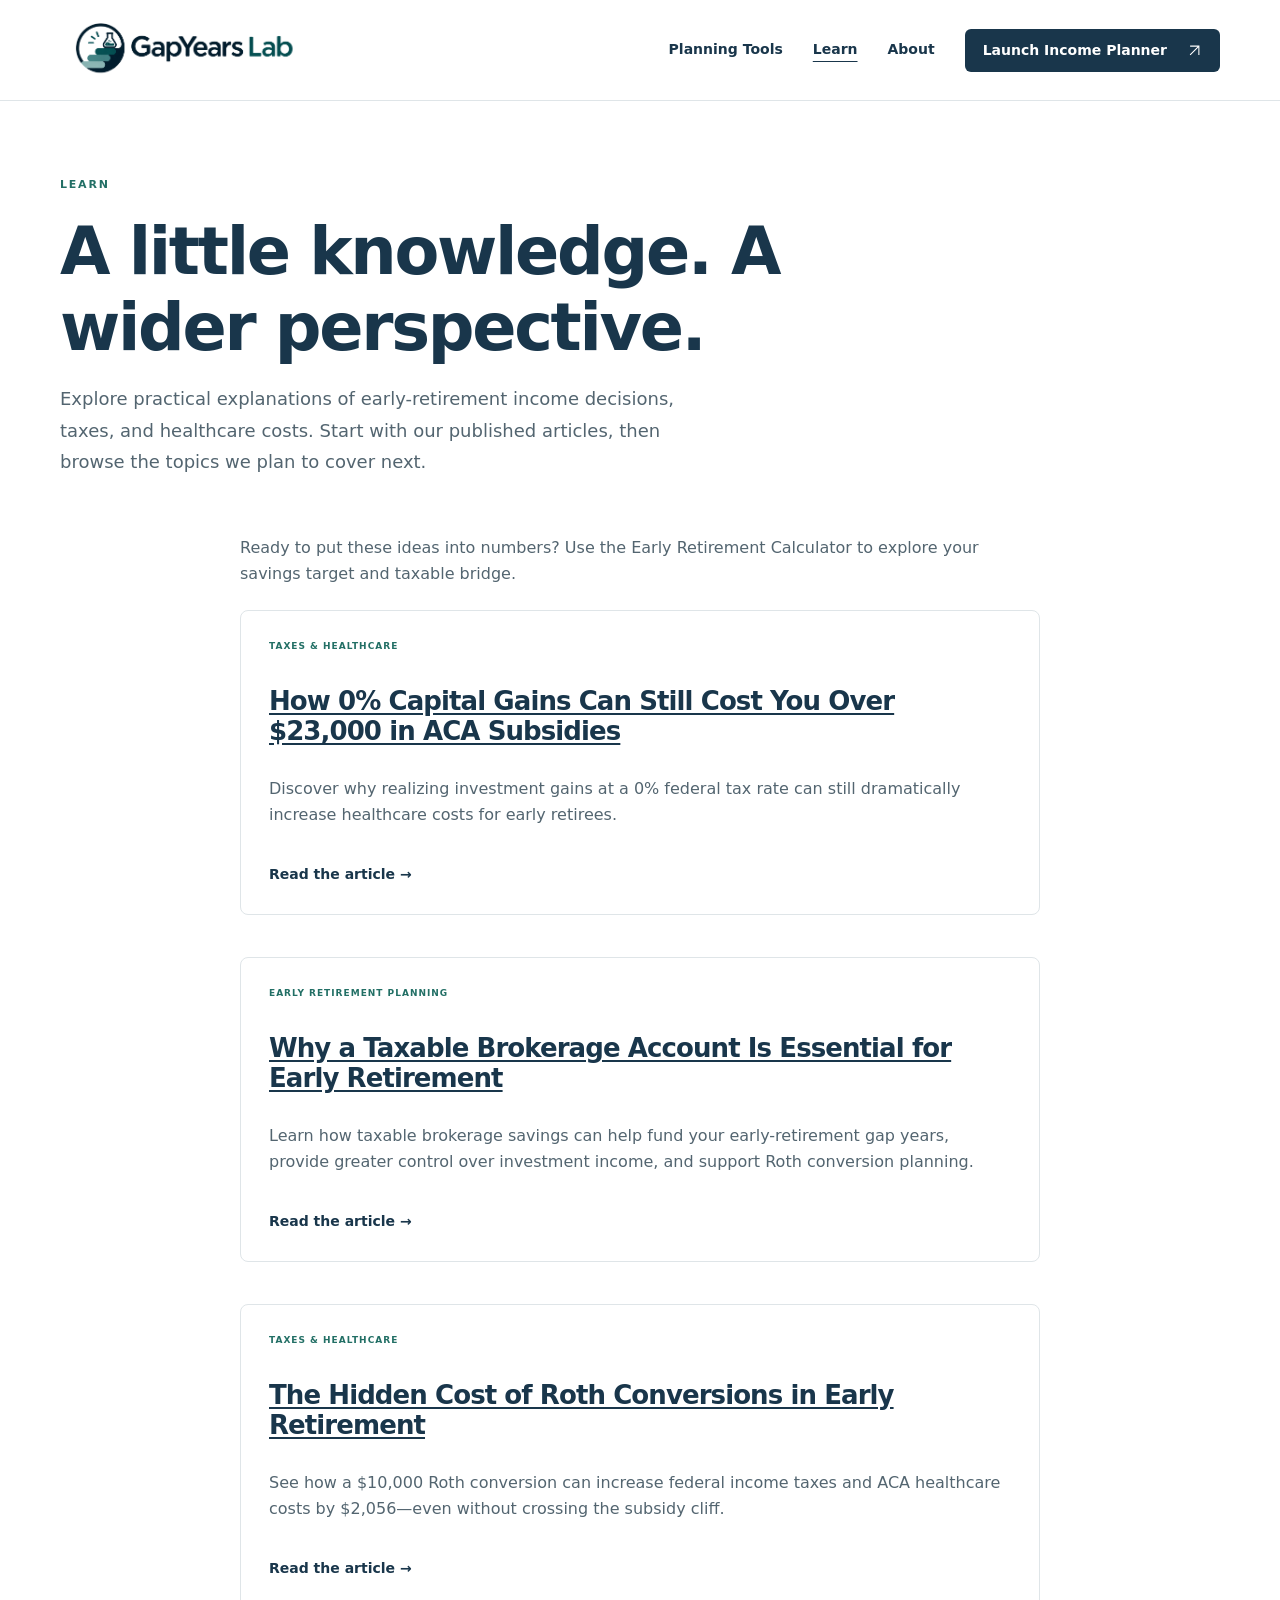
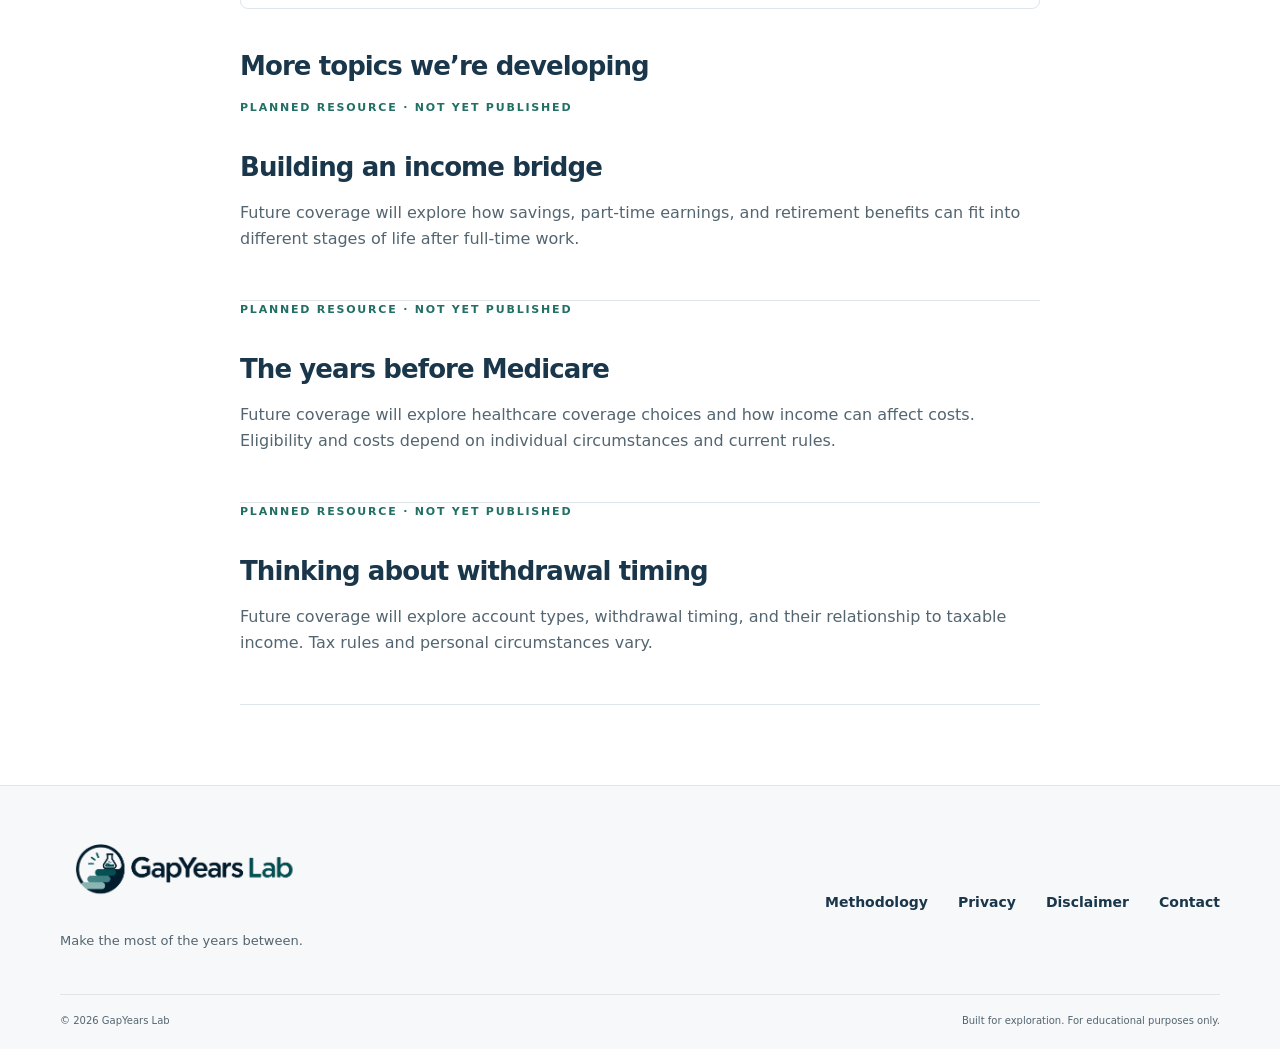
<file: learn/index.html>
<!doctype html>
<html lang="en">
<head>
<meta charset="utf-8">
<meta name="viewport" content="width=device-width, initial-scale=1">
<title>Learn | GapYears Lab</title>
<meta name="description" content="Learn about taxable brokerage savings, early-retirement income bridges, capital gains, and ACA healthcare costs.">
<link rel="canonical" href="https://gapyearslab.com/learn/">
<meta name="theme-color" content="#19364B">
<meta property="og:title" content="Learn | GapYears Lab">
<meta property="og:description" content="Learn about taxable brokerage savings, early-retirement income bridges, capital gains, and ACA healthcare costs.">
<meta property="og:type" content="website">
<meta property="og:url" content="https://gapyearslab.com/learn/">
<link rel="icon" href="/assets/branding/favicon.ico" sizes="any">
<link rel="icon" href="/assets/branding/favicon-16.png" type="image/png" sizes="16x16">
<link rel="icon" href="/assets/branding/favicon-32.png" type="image/png" sizes="32x32">
<link rel="icon" href="/assets/branding/favicon-48.png" type="image/png" sizes="48x48">
<link rel="apple-touch-icon" href="/assets/branding/icon-180.png" sizes="180x180">
<link rel="stylesheet" href="/assets/site.css">
</head>
<body>
<a class="skip" href="#main">Skip to content</a>
<header>
<div class="container nav">
<a class="brand" href="/" aria-label="GapYears Lab home">
<img class="brand-logo" src="/assets/branding/logo-full.png" width="2049" height="685" alt="GapYears Lab">
</a>
<nav aria-label="Main navigation">
<a href="/planning-tools/">Planning Tools</a>
<a href="/learn/" aria-current="page">Learn</a>
<a href="/about/">About</a>
<a class="button small" href="https://app.gapyearslab.com">Launch Income Planner <span aria-hidden="true">
<svg class="arrow-icon" aria-hidden="true" viewBox="0 0 24 24" fill="none" stroke="currentColor" stroke-width="1.7">
<path d="M5 19 19 5M5 5h14v14"/>
</svg>
</span>
</a>
</nav>
</div>
</header>
<main id="main" tabindex="-1">
<section class="page-heading container">
<p class="eyebrow">LEARN</p>
<h1>A little knowledge. A wider perspective.</h1>
<p class="lead">Explore practical explanations of early-retirement income decisions, taxes, and healthcare costs. Start with our published articles, then browse the topics we plan to cover next.</p>
</section>
<section class="container content prose">
<p>Ready to put these ideas into numbers? Use the <a href="/retirement-calculator/">Early Retirement Calculator</a> to explore your savings target and taxable bridge.</p>
<article class="resource-card published-article"><p class="eyebrow">TAXES &amp; HEALTHCARE</p><h2><a href="/learn/zero-percent-capital-gains-aca-subsidy-cliff/">How 0% Capital Gains Can Still Cost You Over $23,000 in ACA Subsidies</a></h2><p>Discover why realizing investment gains at a 0% federal tax rate can still dramatically increase healthcare costs for early retirees.</p><a class="text-link" href="/learn/zero-percent-capital-gains-aca-subsidy-cliff/">Read the article →</a></article>
<article class="resource-card published-article"><p class="eyebrow">EARLY RETIREMENT PLANNING</p><h2><a href="/learn/why-taxable-brokerage-matters-early-retirement/">Why a Taxable Brokerage Account Is Essential for Early Retirement</a></h2><p>Learn how taxable brokerage savings can help fund your early-retirement gap years, provide greater control over investment income, and support Roth conversion planning.</p><a class="text-link" href="/learn/why-taxable-brokerage-matters-early-retirement/">Read the article →</a></article>
<article class="resource-card published-article"><p class="eyebrow">TAXES &amp; HEALTHCARE</p><h2><a href="/learn/roth-conversion-aca-subsidy-cost/">The Hidden Cost of Roth Conversions in Early Retirement</a></h2><p>See how a $10,000 Roth conversion can increase federal income taxes and ACA healthcare costs by $2,056—even without crossing the subsidy cliff.</p><a class="text-link" href="/learn/roth-conversion-aca-subsidy-cost/">Read the article →</a></article>
<h2>More topics we’re developing</h2>
<article class="topic" id="income">
<p class="eyebrow">PLANNED RESOURCE · NOT YET PUBLISHED</p>
<h2>Building an income bridge</h2>
<p>Future coverage will explore how savings, part-time earnings, and retirement benefits can fit into different stages of life after full-time work.</p>
</article>
<article class="topic" id="healthcare">
<p class="eyebrow">PLANNED RESOURCE · NOT YET PUBLISHED</p>
<h2>The years before Medicare</h2>
<p>Future coverage will explore healthcare coverage choices and how income can affect costs. Eligibility and costs depend on individual circumstances and current rules.</p>
</article>
<article class="topic" id="taxes">
<p class="eyebrow">PLANNED RESOURCE · NOT YET PUBLISHED</p>
<h2>Thinking about withdrawal timing</h2>
<p>Future coverage will explore account types, withdrawal timing, and their relationship to taxable income. Tax rules and personal circumstances vary.</p>
</article>
</section>
</main>
<footer>
<div class="container">
<div class="footer-top">
<div>
<a class="brand" href="/" aria-label="GapYears Lab home">
<img class="brand-logo" src="/assets/branding/logo-full.png" width="2049" height="685" alt="GapYears Lab">
</a>
<p>Make the most of the years between.</p>
</div>
<nav aria-label="Footer navigation">
<a href="/methodology/">Methodology</a>
<a href="/privacy/">Privacy</a>
<a href="/disclaimer/">Disclaimer</a>
<a href="/contact/">Contact</a>
</nav>
</div>
<div class="footer-bottom">
<span>© 2026 GapYears Lab</span>
<span>Built for exploration. For educational purposes only.</span>
</div>
</div>
</footer>
<!-- Cloudflare Web Analytics -->
<script
  type="module"
  src="https://static.cloudflareinsights.com/beacon.min.js"
  data-cf-beacon='{"token": "2c066b4f0f454d73b66d63f1630e8c43"}'
></script>
<!-- End Cloudflare Web Analytics -->
</body>
</html>
</file>
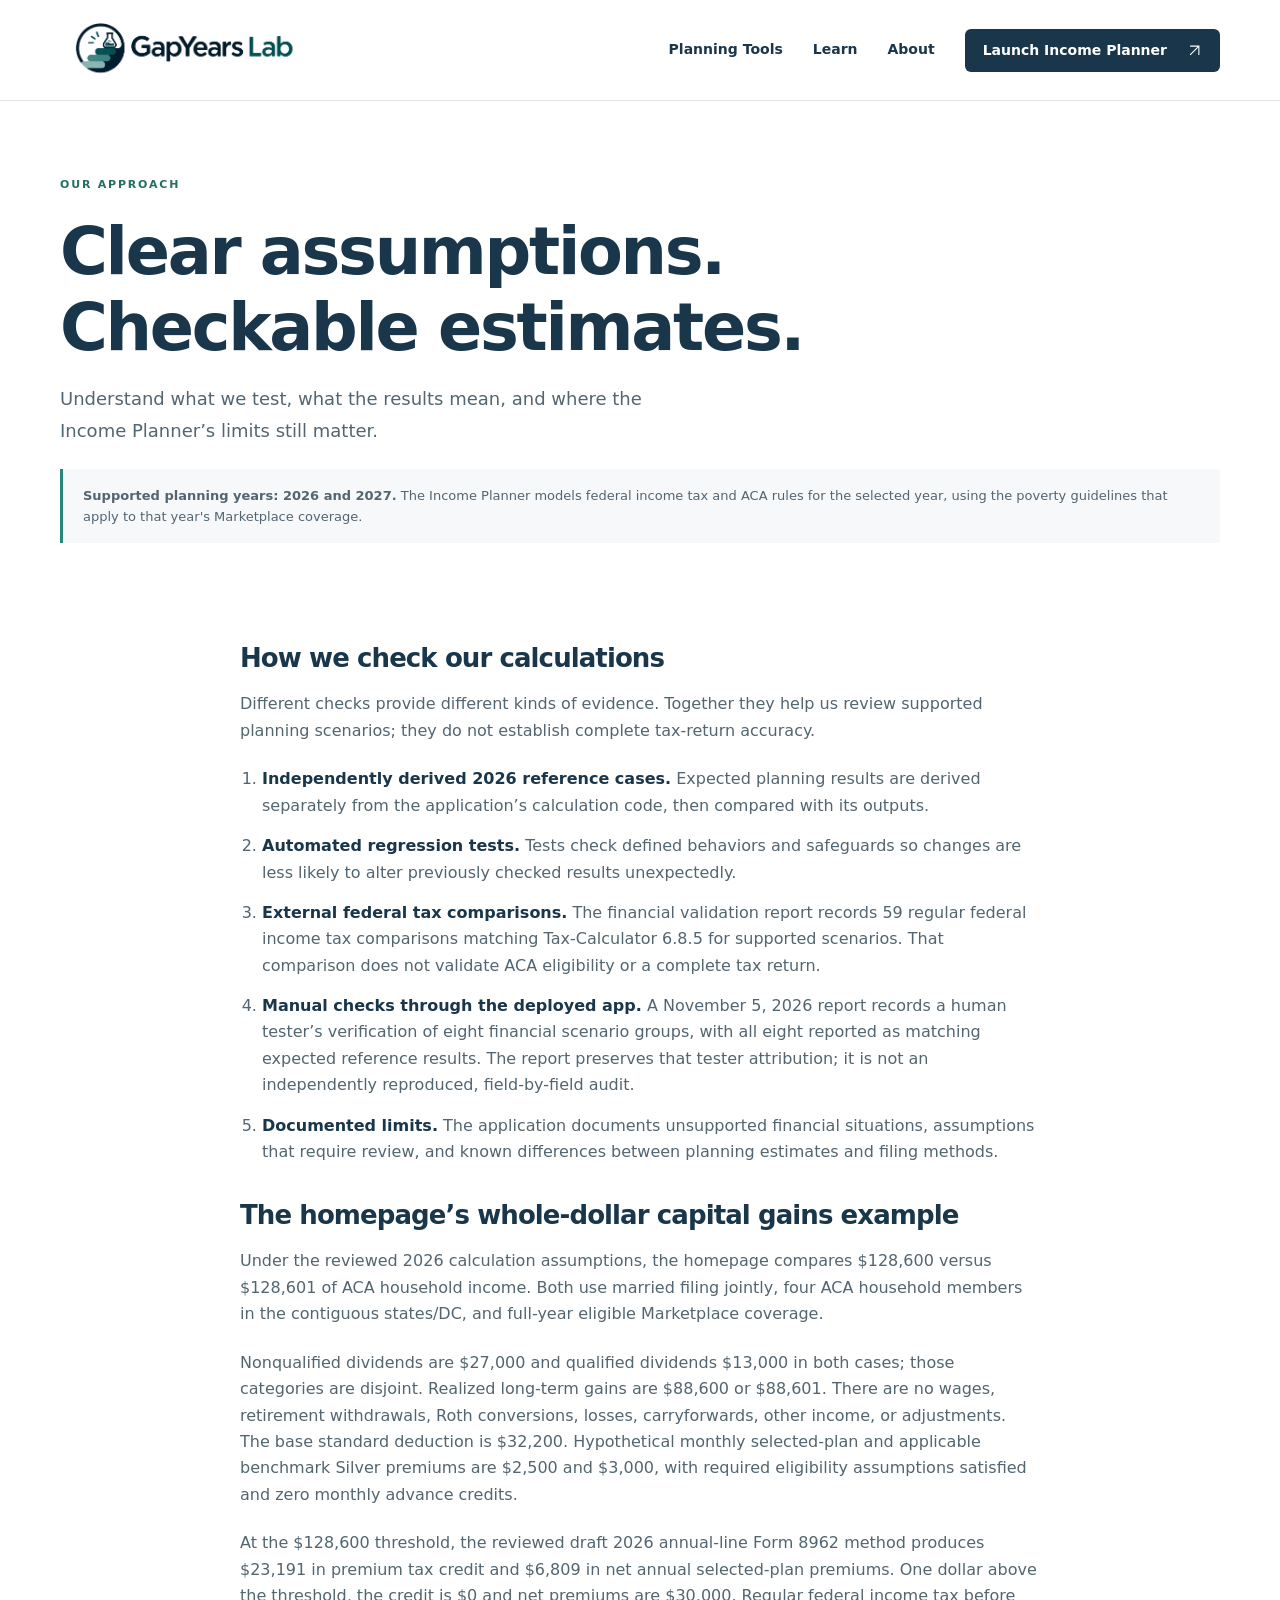
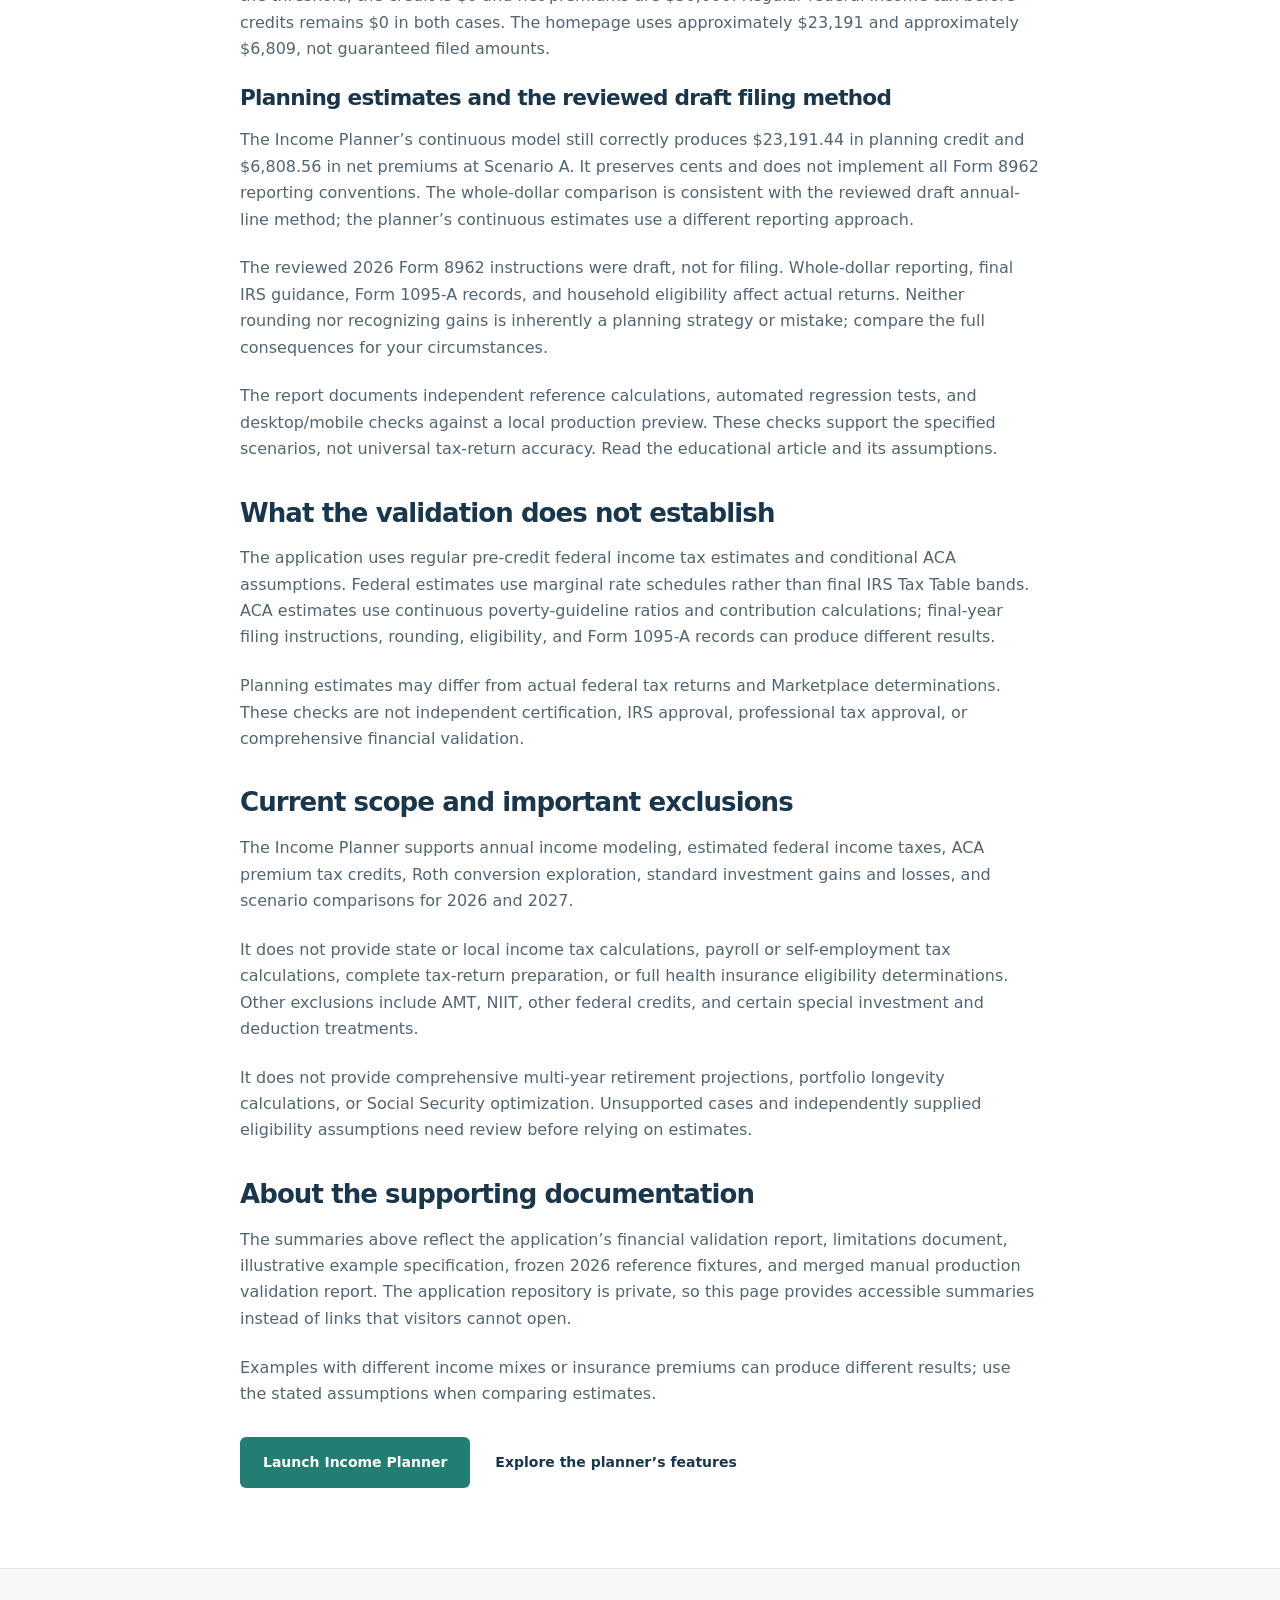
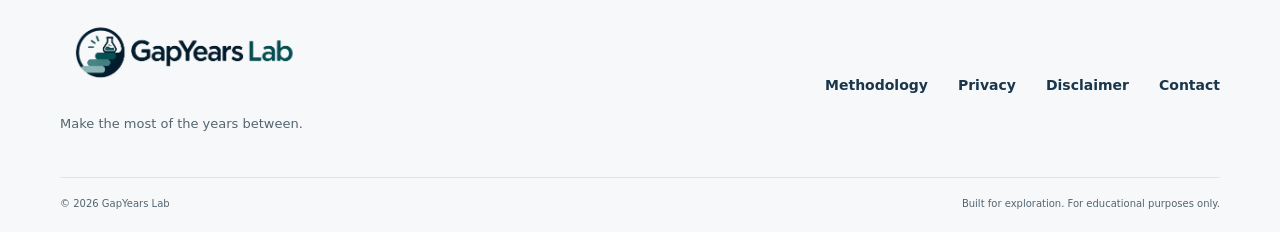
<file: methodology/index.html>
<!doctype html>
<html lang="en">
<head>
<meta charset="utf-8">
<meta name="viewport" content="width=device-width, initial-scale=1">
<title>Income Planner Methodology &amp; Validation | GapYears Lab</title>
<meta name="description" content="Understand the 2026 reference cases, regression checks, external federal tax comparisons, reported manual validation, and Income Planner limitations.">
<link rel="canonical" href="https://gapyearslab.com/methodology/">
<meta name="theme-color" content="#19364B">
<meta property="og:title" content="Income Planner Methodology &amp; Validation | GapYears Lab">
<meta property="og:description" content="Understand the 2026 reference cases, regression checks, external federal tax comparisons, reported manual validation, and Income Planner limitations.">
<meta property="og:type" content="website">
<meta property="og:url" content="https://gapyearslab.com/methodology/">
<link rel="icon" href="/assets/branding/favicon.ico" sizes="any">
<link rel="icon" href="/assets/branding/favicon-16.png" type="image/png" sizes="16x16">
<link rel="icon" href="/assets/branding/favicon-32.png" type="image/png" sizes="32x32">
<link rel="icon" href="/assets/branding/favicon-48.png" type="image/png" sizes="48x48">
<link rel="apple-touch-icon" href="/assets/branding/icon-180.png" sizes="180x180">
<link rel="stylesheet" href="/assets/site.css">
<meta property="og:site_name" content="GapYears Lab">
<meta property="og:image" content="https://gapyearslab.com/assets/branding/logo-full.png">
<meta property="og:image:alt" content="GapYears Lab logo">
<meta name="twitter:card" content="summary">
<meta name="twitter:title" content="Income Planner Methodology &amp; Validation | GapYears Lab">
<meta name="twitter:description" content="Understand the 2026 reference cases, regression checks, external federal tax comparisons, reported manual validation, and Income Planner limitations.">
<meta name="twitter:image" content="https://gapyearslab.com/assets/branding/icon-512.png">
<meta name="twitter:image:alt" content="GapYears Lab icon">
</head>
<body>
<a class="skip" href="#main">Skip to content</a>
<header>
<div class="container nav">
<a class="brand" href="/" aria-label="GapYears Lab home">
<img class="brand-logo" src="/assets/branding/logo-full.png" width="2049" height="685" alt="GapYears Lab">
</a>
<nav aria-label="Main navigation">
<a href="/planning-tools/">Planning Tools</a>
<a href="/learn/">Learn</a>
<a href="/about/">About</a>
<a class="button small" href="https://app.gapyearslab.com">Launch Income Planner <span aria-hidden="true">
<svg class="arrow-icon" aria-hidden="true" viewBox="0 0 24 24" fill="none" stroke="currentColor" stroke-width="1.7">
<path d="M5 19 19 5M5 5h14v14"/>
</svg>
</span>
</a>
</nav>
</div>
</header>
<main id="main" tabindex="-1">
<section class="page-heading container">
<p class="eyebrow">OUR APPROACH</p>
<h1>Clear assumptions. Checkable estimates.</h1>
<p class="lead">Understand what we test, what the results mean, and where the Income Planner’s limits still matter.</p>
<p class="year-notice">
<strong>Supported planning years: 2026 and 2027.</strong> The Income Planner models federal income tax and ACA rules for the selected year, using the poverty guidelines that apply to that year's Marketplace coverage.</p>
</section>
<section class="container content prose">
<h2>How we check our calculations</h2>
<p>Different checks provide different kinds of evidence. Together they help us review supported planning scenarios; they do not establish complete tax-return accuracy.</p>
<ol class="validation-practices">
<li>
<strong>Independently derived 2026 reference cases.</strong> Expected planning results are derived separately from the application’s calculation code, then compared with its outputs.</li>
<li>
<strong>Automated regression tests.</strong> Tests check defined behaviors and safeguards so changes are less likely to alter previously checked results unexpectedly.</li>
<li>
<strong>External federal tax comparisons.</strong> The financial validation report records 59 regular federal income tax comparisons matching Tax-Calculator 6.8.5 for supported scenarios. That comparison does not validate ACA eligibility or a complete tax return.</li>
<li>
<strong>Manual checks through the deployed app.</strong> A November 5, 2026 report records a human tester’s verification of eight financial scenario groups, with all eight reported as matching expected reference results. The report preserves that tester attribution; it is not an independently reproduced, field-by-field audit.</li>
<li>
<strong>Documented limits.</strong> The application documents unsupported financial situations, assumptions that require review, and known differences between planning estimates and filing methods.</li>
</ol>
<h2 id="reference-case">The homepage’s whole-dollar capital gains example</h2>
<p>Under the reviewed 2026 calculation assumptions, the homepage compares $128,600 versus $128,601 of ACA household income. Both use married filing jointly, four ACA household members in the contiguous states/DC, and full-year eligible Marketplace coverage.</p>
<p>Nonqualified dividends are $27,000 and qualified dividends $13,000 in both cases; those categories are disjoint. Realized long-term gains are $88,600 or $88,601. There are no wages, retirement withdrawals, Roth conversions, losses, carryforwards, other income, or adjustments. The base standard deduction is $32,200. Hypothetical monthly selected-plan and applicable benchmark Silver premiums are $2,500 and $3,000, with required eligibility assumptions satisfied and zero monthly advance credits.</p>
<p>At the $128,600 threshold, the reviewed draft 2026 annual-line Form 8962 method produces $23,191 in premium tax credit and $6,809 in net annual selected-plan premiums. One dollar above the threshold, the credit is $0 and net premiums are $30,000. Regular federal income tax before credits remains $0 in both cases. The homepage uses approximately $23,191 and approximately $6,809, not guaranteed filed amounts.</p>
<h3>Planning estimates and the reviewed draft filing method</h3>
<p>The Income Planner’s continuous model still correctly produces $23,191.44 in planning credit and $6,808.56 in net premiums at Scenario A. It preserves cents and does not implement all Form 8962 reporting conventions. The whole-dollar comparison is consistent with the reviewed draft annual-line method; the planner’s continuous estimates use a different reporting approach.</p>
<p>The reviewed 2026 Form 8962 instructions were draft, not for filing. Whole-dollar reporting, final IRS guidance, Form 1095-A records, and household eligibility affect actual returns. Neither rounding nor recognizing gains is inherently a planning strategy or mistake; compare the full consequences for your circumstances.</p>
<p>The report documents independent reference calculations, automated regression tests, and desktop/mobile checks against a local production preview. These checks support the specified scenarios, not universal tax-return accuracy. <a href="/learn/zero-percent-capital-gains-aca-subsidy-cliff/">Read the educational article and its assumptions</a>.</p>
<h2>What the validation does not establish</h2>
<p>The application uses regular pre-credit federal income tax estimates and conditional ACA assumptions. Federal estimates use marginal rate schedules rather than final IRS Tax Table bands. ACA estimates use continuous poverty-guideline ratios and contribution calculations; final-year filing instructions, rounding, eligibility, and Form 1095-A records can produce different results.</p>
<p>Planning estimates may differ from actual federal tax returns and Marketplace determinations. These checks are not independent certification, IRS approval, professional tax approval, or comprehensive financial validation.</p>
<h2>Current scope and important exclusions</h2>
<p>The Income Planner supports annual income modeling, estimated federal income taxes, ACA premium tax credits, Roth conversion exploration, standard investment gains and losses, and scenario comparisons for 2026 and 2027.</p>
<p>It does not provide state or local income tax calculations, payroll or self-employment tax calculations, complete tax-return preparation, or full health insurance eligibility determinations. Other exclusions include AMT, NIIT, other federal credits, and certain special investment and deduction treatments.</p>
<p>It does not provide comprehensive multi-year retirement projections, portfolio longevity calculations, or Social Security optimization. Unsupported cases and independently supplied eligibility assumptions need review before relying on estimates.</p>
<h2>About the supporting documentation</h2>
<p>The summaries above reflect the application’s financial validation report, limitations document, illustrative example specification, frozen 2026 reference fixtures, and merged manual production validation report. The application repository is private, so this page provides accessible summaries instead of links that visitors cannot open.</p>
<p>Examples with different income mixes or insurance premiums can produce different results; use the stated assumptions when comparing estimates.</p>
<div class="actions">
<a class="button" href="https://app.gapyearslab.com">Launch Income Planner</a>
<a class="text-link" href="/planner/">Explore the planner’s features</a>
</div>
</section>
</main>
<footer>
<div class="container">
<div class="footer-top">
<div>
<a class="brand" href="/" aria-label="GapYears Lab home">
<img class="brand-logo" src="/assets/branding/logo-full.png" width="2049" height="685" alt="GapYears Lab">
</a>
<p>Make the most of the years between.</p>
</div>
<nav aria-label="Footer navigation">
<a href="/methodology/">Methodology</a>
<a href="/privacy/">Privacy</a>
<a href="/disclaimer/">Disclaimer</a>
<a href="/contact/">Contact</a>
</nav>
</div>
<div class="footer-bottom">
<span>© 2026 GapYears Lab</span>
<span>Built for exploration. For educational purposes only.</span>
</div>
</div>
</footer>
<!-- Cloudflare Web Analytics -->
<script
  type="module"
  src="https://static.cloudflareinsights.com/beacon.min.js"
  data-cf-beacon='{"token": "2c066b4f0f454d73b66d63f1630e8c43"}'
></script>
<!-- End Cloudflare Web Analytics -->
</body>
</html>
</file>
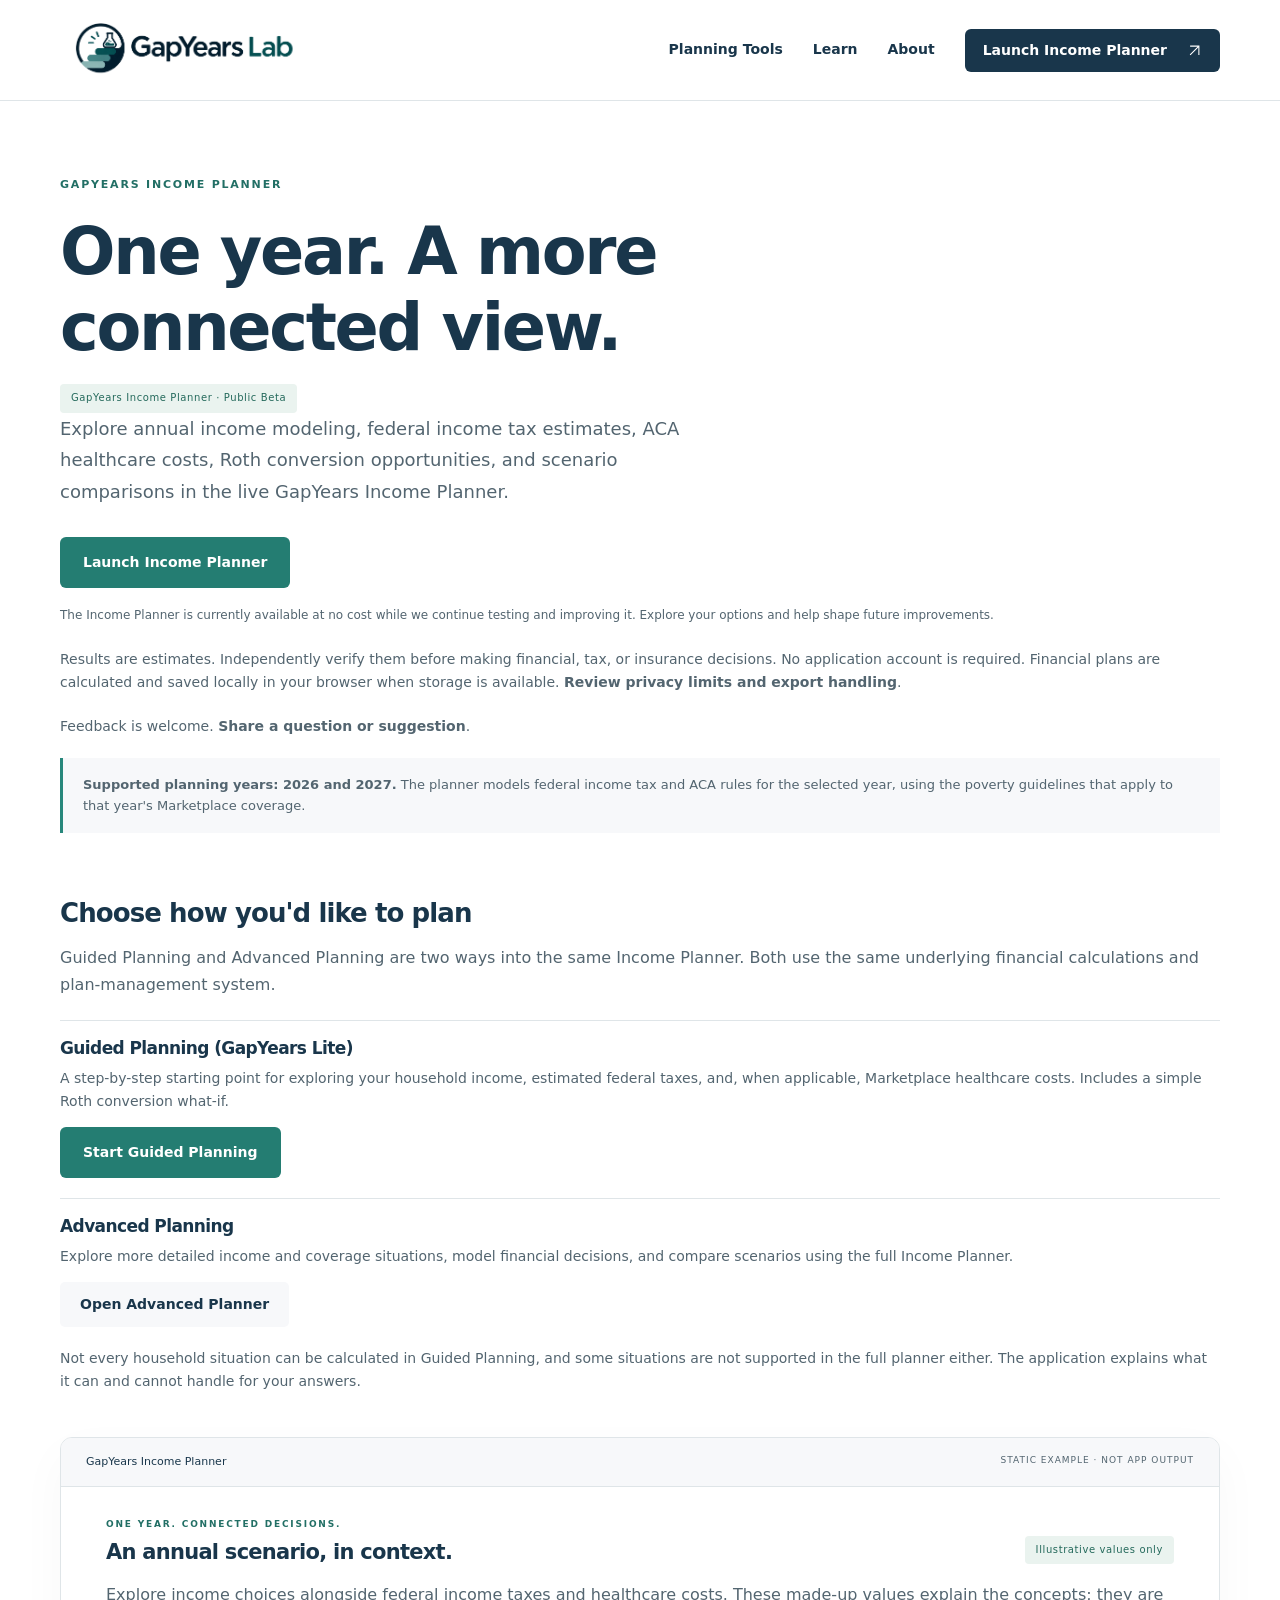
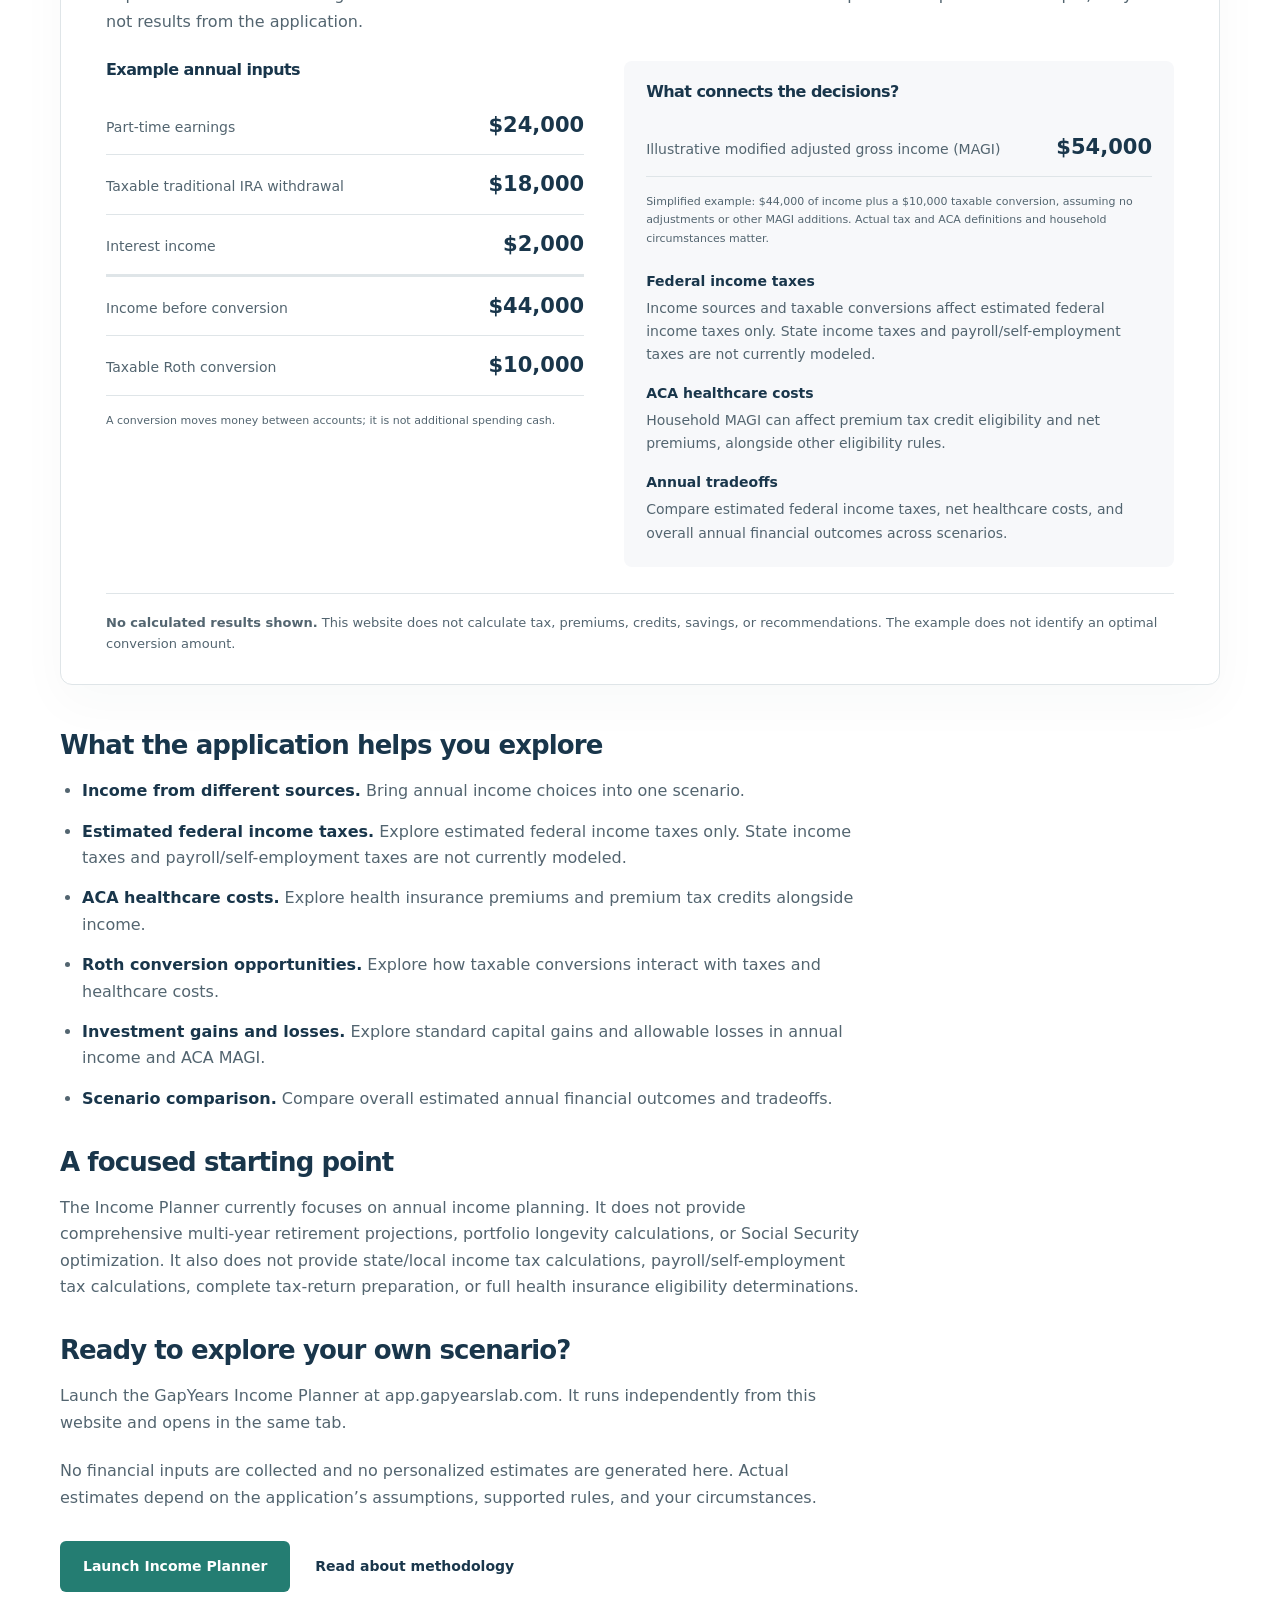
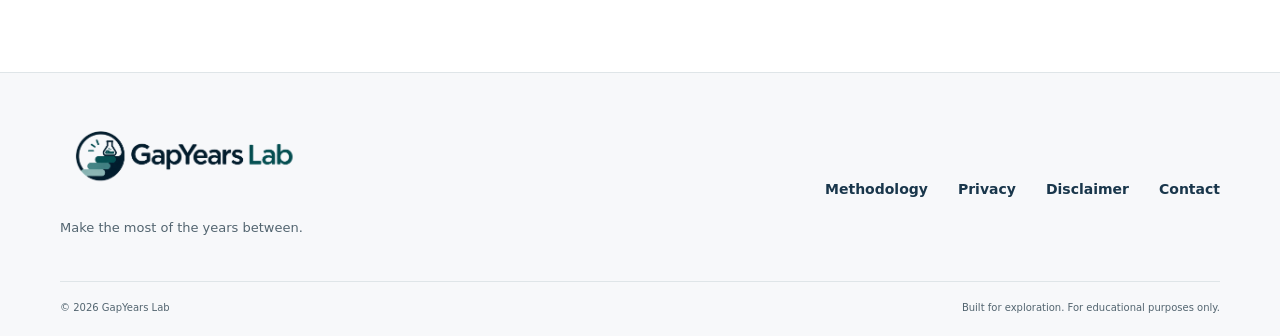
<file: planner/index.html>
<!doctype html>
<html lang="en">
<head>
<meta charset="utf-8">
<meta name="viewport" content="width=device-width, initial-scale=1">
<title>Income Planner for ACA &amp; Roth Conversion Planning | GapYears Lab</title>
<meta name="description" content="Explore 2026 and 2027 annual income, federal income tax estimates, capital gains and ACA MAGI, Roth conversions, and health insurance before Medicare.">
<link rel="canonical" href="https://gapyearslab.com/planner/">
<meta name="theme-color" content="#19364B">
<meta property="og:title" content="Income Planner for ACA &amp; Roth Conversion Planning | GapYears Lab">
<meta property="og:description" content="Explore 2026 and 2027 annual income, federal income tax estimates, capital gains and ACA MAGI, Roth conversions, and health insurance before Medicare.">
<meta property="og:type" content="website">
<meta property="og:url" content="https://gapyearslab.com/planner/">
<link rel="icon" href="/assets/branding/favicon.ico" sizes="any">
<link rel="icon" href="/assets/branding/favicon-16.png" type="image/png" sizes="16x16">
<link rel="icon" href="/assets/branding/favicon-32.png" type="image/png" sizes="32x32">
<link rel="icon" href="/assets/branding/favicon-48.png" type="image/png" sizes="48x48">
<link rel="apple-touch-icon" href="/assets/branding/icon-180.png" sizes="180x180">
<link rel="stylesheet" href="/assets/site.css">
<meta property="og:site_name" content="GapYears Lab">
<meta property="og:image" content="https://gapyearslab.com/assets/branding/logo-full.png">
<meta property="og:image:alt" content="GapYears Lab logo">
<meta name="twitter:card" content="summary">
<meta name="twitter:title" content="Income Planner for ACA &amp; Roth Conversion Planning | GapYears Lab">
<meta name="twitter:description" content="Explore 2026 and 2027 annual income, federal income tax estimates, capital gains and ACA MAGI, Roth conversions, and health insurance before Medicare.">
<meta name="twitter:image" content="https://gapyearslab.com/assets/branding/icon-512.png">
<meta name="twitter:image:alt" content="GapYears Lab icon">
</head>
<body>
<a class="skip" href="#main">Skip to content</a>
<header>
<div class="container nav">
<a class="brand" href="/" aria-label="GapYears Lab home">
<img class="brand-logo" src="/assets/branding/logo-full.png" width="2049" height="685" alt="GapYears Lab">
</a>
<nav aria-label="Main navigation">
<a href="/planning-tools/">Planning Tools</a>
<a href="/learn/">Learn</a>
<a href="/about/">About</a>
<a class="button small" href="https://app.gapyearslab.com">Launch Income Planner <span aria-hidden="true">
<svg class="arrow-icon" aria-hidden="true" viewBox="0 0 24 24" fill="none" stroke="currentColor" stroke-width="1.7">
<path d="M5 19 19 5M5 5h14v14"/>
</svg>
</span>
</a>
</nav>
</div>
</header>
<main id="main" tabindex="-1">
<section class="page-heading container">
<p class="eyebrow">GAPYEARS INCOME PLANNER</p>
<h1>One year. A more connected view.</h1>
<span class="pill">GapYears Income Planner · Public Beta</span>
<p class="lead">Explore annual income modeling, federal income tax estimates, ACA healthcare costs, Roth conversion opportunities, and scenario comparisons in the live GapYears Income Planner.</p>
<div class="actions">
<a class="button" href="https://app.gapyearslab.com">Launch Income Planner</a>
</div>
<p class="hero-note">The Income Planner is currently available at no cost while we continue testing and improving it. Explore your options and help shape future improvements.</p>
<p class="scope-note">Results are estimates. Independently verify them before making financial, tax, or insurance decisions. No application account is required. Financial plans are calculated and saved locally in your browser when storage is available. <a class="text-link" href="/privacy/">Review privacy limits and export handling</a>.</p>
<p class="scope-note">Feedback is welcome. <a class="text-link" href="/contact/">Share a question or suggestion</a>.</p>
<p class="year-notice"><strong>Supported planning years: 2026 and 2027.</strong> The planner models federal income tax and ACA rules for the selected year, using the poverty guidelines that apply to that year's Marketplace coverage.</p>
</section>
<div class="container content">
<section class="choose-plan" aria-labelledby="choose-plan-title">
<h2 id="choose-plan-title">Choose how you'd like to plan</h2>
<p>Guided Planning and Advanced Planning are two ways into the same Income Planner. Both use the same underlying financial calculations and plan-management system.</p>
<div class="plan-options">
<div class="plan-option">
<h3>Guided Planning (GapYears Lite)</h3>
<p>A step-by-step starting point for exploring your household income, estimated federal taxes, and, when applicable, Marketplace healthcare costs. Includes a simple Roth conversion what-if.</p>
<a class="button" href="https://app.gapyearslab.com/lite/">Start Guided Planning</a>
</div>
<div class="plan-option">
<h3>Advanced Planning</h3>
<p>Explore more detailed income and coverage situations, model financial decisions, and compare scenarios using the full Income Planner.</p>
<a class="button secondary-button" href="https://app.gapyearslab.com/">Open Advanced Planner</a>
</div>
</div>
<p class="scope-note">Not every household situation can be calculated in Guided Planning, and some situations are not supported in the full planner either. The application explains what it can and cannot handle for your answers.</p>
</section>
<section class="planner-window" aria-label="Illustrative annual planning preview">
<div class="window-top">
<span>GapYears Income Planner</span>
<span class="demo">STATIC EXAMPLE · NOT APP OUTPUT</span>
</div>
<div class="planner-body">
<div class="preview-title">
<div>
<p class="eyebrow">ONE YEAR. CONNECTED DECISIONS.</p>
<h2>An annual scenario, in context.</h2>
</div>
<span class="pill">Illustrative values only</span>
</div>
<p>Explore income choices alongside federal income taxes and healthcare costs. These made-up values explain the concepts; they are not results from the application.</p>
<div class="annual-grid">
<div class="scenario-inputs">
<h3>Example annual inputs</h3>
<dl class="annual-values">
<div>
<dt>Part-time earnings</dt>
<dd>$24,000</dd>
</div>
<div>
<dt>Taxable traditional IRA withdrawal</dt>
<dd>$18,000</dd>
</div>
<div>
<dt>Interest income</dt>
<dd>$2,000</dd>
</div>
<div class="subtotal">
<dt>Income before conversion</dt>
<dd>$44,000</dd>
</div>
<div>
<dt>Taxable Roth conversion</dt>
<dd>$10,000</dd>
</div>
</dl>
<p class="fine-print">A conversion moves money between accounts; it is not additional spending cash.</p>
</div>
<div class="scenario-context">
<h3>What connects the decisions?</h3>
<dl class="annual-values">
<div>
<dt>Illustrative modified adjusted gross income (MAGI)</dt>
<dd>$54,000</dd>
</div>
</dl>
<p class="fine-print">Simplified example: $44,000 of income plus a $10,000 taxable conversion, assuming no adjustments or other MAGI additions. Actual tax and ACA definitions and household circumstances matter.</p>
<ul class="connections">
<li>
<strong>Federal income taxes</strong>
<span>Income sources and taxable conversions affect estimated federal income taxes only. State income taxes and payroll/self-employment taxes are not currently modeled.</span>
</li>
<li>
<strong>ACA healthcare costs</strong>
<span>Household MAGI can affect premium tax credit eligibility and net premiums, alongside other eligibility rules.</span>
</li>
<li>
<strong>Annual tradeoffs</strong>
<span>Compare estimated federal income taxes, net healthcare costs, and overall annual financial outcomes across scenarios.</span>
</li>
</ul>
</div>
</div>
<p class="preview-disclosure">
<strong>No calculated results shown.</strong> This website does not calculate tax, premiums, credits, savings, or recommendations. The example does not identify an optimal conversion amount.</p>
</div>
</section>
<section class="prose">
<h2>What the application helps you explore</h2>
<ul class="capabilities">
<li>
<strong>Income from different sources.</strong> Bring annual income choices into one scenario.</li>
<li>
<strong>Estimated federal income taxes.</strong> Explore estimated federal income taxes only. State income taxes and payroll/self-employment taxes are not currently modeled.</li>
<li>
<strong>ACA healthcare costs.</strong> Explore health insurance premiums and premium tax credits alongside income.</li>
<li>
<strong>Roth conversion opportunities.</strong> Explore how taxable conversions interact with taxes and healthcare costs.</li>
<li>
<strong>Investment gains and losses.</strong> Explore standard capital gains and allowable losses in annual income and ACA MAGI.</li>
<li>
<strong>Scenario comparison.</strong> Compare overall estimated annual financial outcomes and tradeoffs.</li>
</ul>
<h2>A focused starting point</h2>
<p>The Income Planner currently focuses on annual income planning. It does not provide comprehensive multi-year retirement projections, portfolio longevity calculations, or Social Security optimization. It also does not provide state/local income tax calculations, payroll/self-employment tax calculations, complete tax-return preparation, or full health insurance eligibility determinations.</p>
<h2>Ready to explore your own scenario?</h2>
<p>Launch the GapYears Income Planner at app.gapyearslab.com. It runs independently from this website and opens in the same tab.</p>
<p>No financial inputs are collected and no personalized estimates are generated here. Actual estimates depend on the application’s assumptions, supported rules, and your circumstances.</p>
<div class="actions">
<a class="button" href="https://app.gapyearslab.com">Launch Income Planner</a>
<a class="text-link" href="/methodology/">Read about methodology</a>
</div>
</section>
</div>
</main>
<footer>
<div class="container">
<div class="footer-top">
<div>
<a class="brand" href="/" aria-label="GapYears Lab home">
<img class="brand-logo" src="/assets/branding/logo-full.png" width="2049" height="685" alt="GapYears Lab">
</a>
<p>Make the most of the years between.</p>
</div>
<nav aria-label="Footer navigation">
<a href="/methodology/">Methodology</a>
<a href="/privacy/">Privacy</a>
<a href="/disclaimer/">Disclaimer</a>
<a href="/contact/">Contact</a>
</nav>
</div>
<div class="footer-bottom">
<span>© 2026 GapYears Lab</span>
<span>Built for exploration. For educational purposes only.</span>
</div>
</div>
</footer>
<!-- Cloudflare Web Analytics -->
<script
  type="module"
  src="https://static.cloudflareinsights.com/beacon.min.js"
  data-cf-beacon='{"token": "2c066b4f0f454d73b66d63f1630e8c43"}'
></script>
<!-- End Cloudflare Web Analytics -->
</body>
</html>
</file>
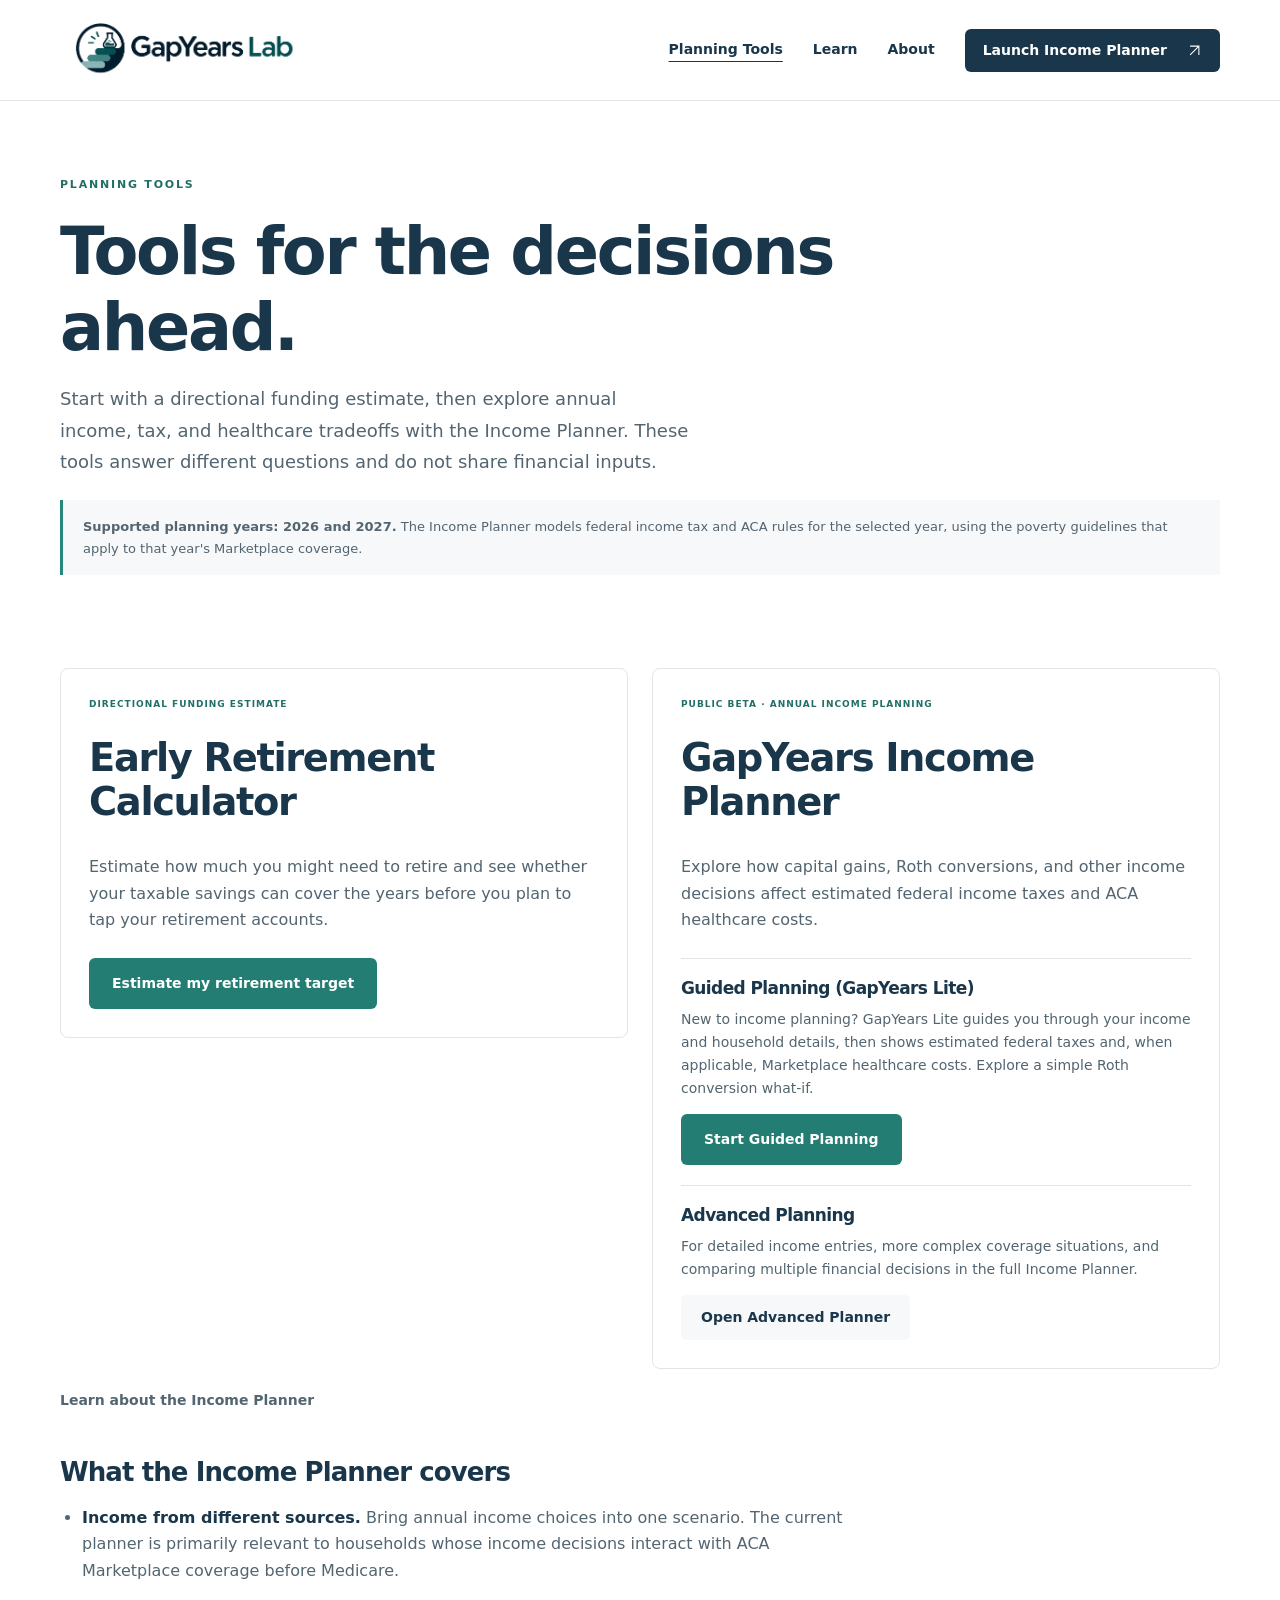
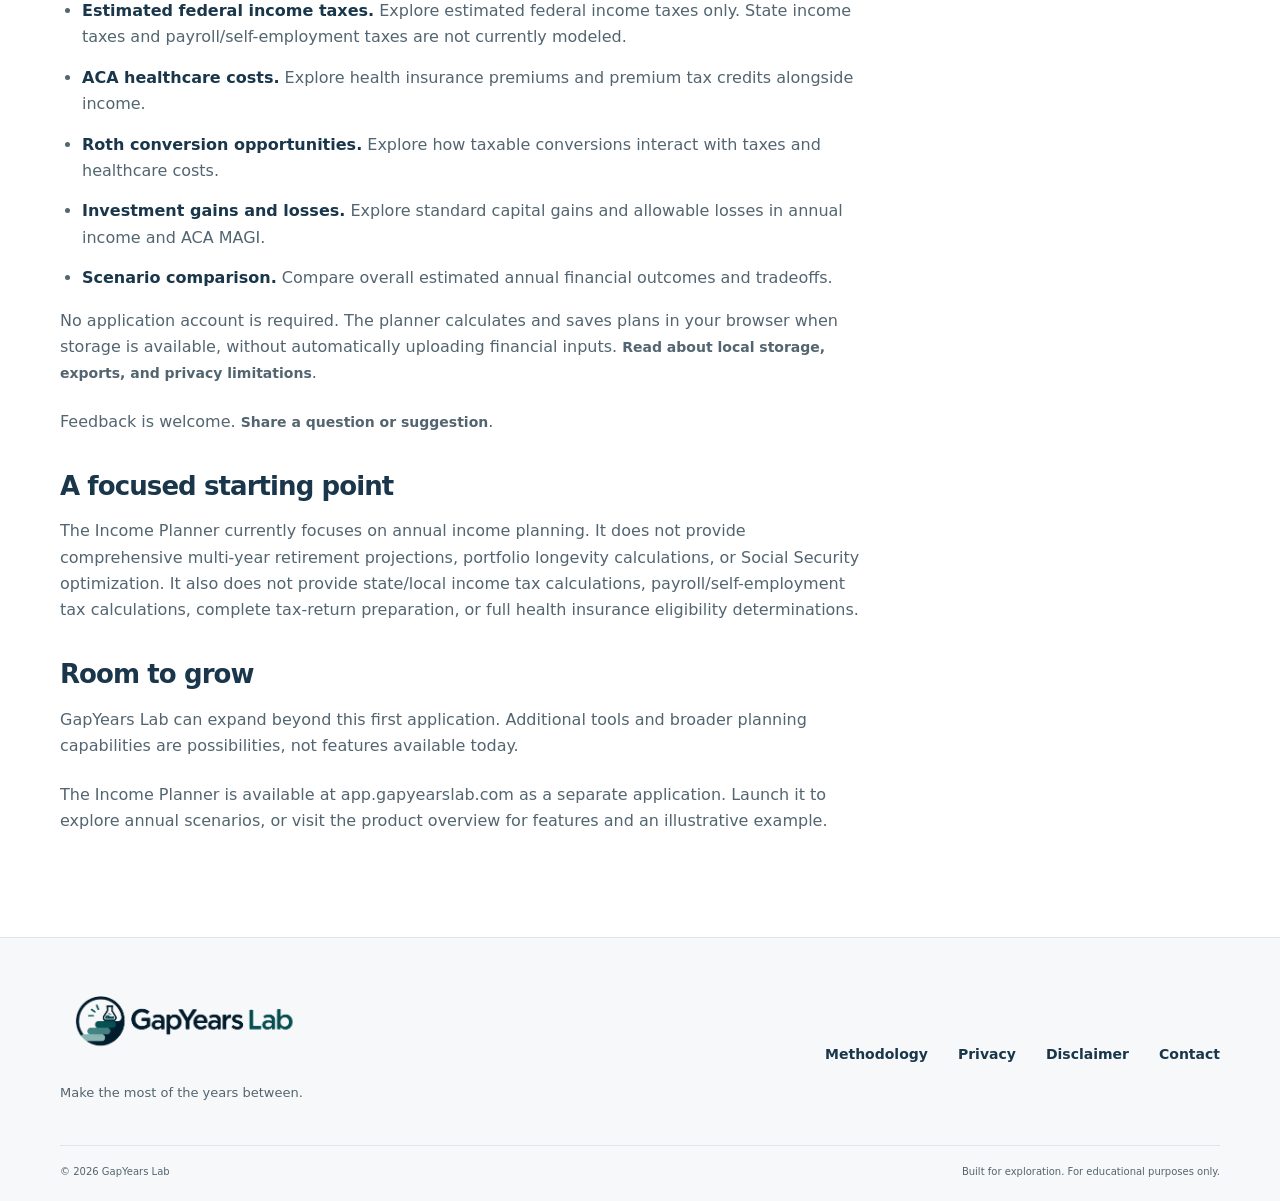
<file: planning-tools/index.html>
<!doctype html>
<html lang="en">
<head>
<meta charset="utf-8">
<meta name="viewport" content="width=device-width, initial-scale=1">
<title>Early Retirement Income Planning Tools | GapYears Lab</title>
<meta name="description" content="Explore 2026 and 2027 retirement income taxes, ACA subsidy planning, Roth conversions, investment gains and losses, and annual scenario comparisons.">
<link rel="canonical" href="https://gapyearslab.com/planning-tools/">
<meta name="theme-color" content="#19364B">
<meta property="og:title" content="Early Retirement Income Planning Tools | GapYears Lab">
<meta property="og:description" content="Explore 2026 and 2027 retirement income taxes, ACA subsidy planning, Roth conversions, investment gains and losses, and annual scenario comparisons.">
<meta property="og:type" content="website">
<meta property="og:url" content="https://gapyearslab.com/planning-tools/">
<link rel="icon" href="/assets/branding/favicon.ico" sizes="any">
<link rel="icon" href="/assets/branding/favicon-16.png" type="image/png" sizes="16x16">
<link rel="icon" href="/assets/branding/favicon-32.png" type="image/png" sizes="32x32">
<link rel="icon" href="/assets/branding/favicon-48.png" type="image/png" sizes="48x48">
<link rel="apple-touch-icon" href="/assets/branding/icon-180.png" sizes="180x180">
<link rel="stylesheet" href="/assets/site.css">
<meta property="og:site_name" content="GapYears Lab">
<meta property="og:image" content="https://gapyearslab.com/assets/branding/logo-full.png">
<meta property="og:image:alt" content="GapYears Lab logo">
<meta name="twitter:card" content="summary">
<meta name="twitter:title" content="Early Retirement Income Planning Tools | GapYears Lab">
<meta name="twitter:description" content="Explore 2026 and 2027 retirement income taxes, ACA subsidy planning, Roth conversions, investment gains and losses, and annual scenario comparisons.">
<meta name="twitter:image" content="https://gapyearslab.com/assets/branding/icon-512.png">
<meta name="twitter:image:alt" content="GapYears Lab icon">
</head>
<body>
<a class="skip" href="#main">Skip to content</a>
<header>
<div class="container nav">
<a class="brand" href="/" aria-label="GapYears Lab home">
<img class="brand-logo" src="/assets/branding/logo-full.png" width="2049" height="685" alt="GapYears Lab">
</a>
<nav aria-label="Main navigation">
<a href="/planning-tools/" aria-current="page">Planning Tools</a>
<a href="/learn/">Learn</a>
<a href="/about/">About</a>
<a class="button small" href="https://app.gapyearslab.com">Launch Income Planner <span aria-hidden="true">
<svg class="arrow-icon" aria-hidden="true" viewBox="0 0 24 24" fill="none" stroke="currentColor" stroke-width="1.7">
<path d="M5 19 19 5M5 5h14v14"/>
</svg>
</span>
</a>
</nav>
</div>
</header>
<main id="main" tabindex="-1">
<section class="page-heading container">
<p class="eyebrow">PLANNING TOOLS</p>
<h1>Tools for the decisions ahead.</h1>
<p class="lead">Start with a directional funding estimate, then explore annual income, tax, and healthcare tradeoffs with the Income Planner. These tools answer different questions and do not share financial inputs.</p>
<p class="year-notice">
<strong>Supported planning years: 2026 and 2027.</strong> The Income Planner models federal income tax and ACA rules for the selected year, using the poverty guidelines that apply to that year's Marketplace coverage.</p>
</section>
<section class="container content">
<div class="tools-grid"><article class="resource-card tool-card"><p class="eyebrow">DIRECTIONAL FUNDING ESTIMATE</p><h2>Early Retirement Calculator</h2><p>Estimate how much you might need to retire and see whether your taxable savings can cover the years before you plan to tap your retirement accounts.</p><a class="button" href="/retirement-calculator/">Estimate my retirement target</a></article><article class="resource-card tool-card">
<p class="eyebrow">PUBLIC BETA · ANNUAL INCOME PLANNING</p>
<h2>GapYears Income Planner</h2>
<p>Explore how capital gains, Roth conversions, and other income decisions affect estimated federal income taxes and ACA healthcare costs.</p>
<div class="plan-options">
<div class="plan-option">
<h3>Guided Planning (GapYears Lite)</h3>
<p>New to income planning? GapYears Lite guides you through your income and household details, then shows estimated federal taxes and, when applicable, Marketplace healthcare costs. Explore a simple Roth conversion what-if.</p>
<a class="button" href="https://app.gapyearslab.com/lite/">Start Guided Planning</a>
</div>
<div class="plan-option">
<h3>Advanced Planning</h3>
<p>For detailed income entries, more complex coverage situations, and comparing multiple financial decisions in the full Income Planner.</p>
<a class="button secondary-button" href="https://app.gapyearslab.com/">Open Advanced Planner</a>
</div>
</div>
</article></div>
<p class="scope-note">
<a class="text-link" href="/planner/">Learn about the Income Planner</a>
</p>
<div class="prose">
<h2>What the Income Planner covers</h2>
<ul class="capabilities">
<li>
<strong>Income from different sources.</strong> Bring annual income choices into one scenario. The current planner is primarily relevant to households whose income decisions interact with ACA Marketplace coverage before Medicare.</li>
<li>
<strong>Estimated federal income taxes.</strong> Explore estimated federal income taxes only. State income taxes and payroll/self-employment taxes are not currently modeled.</li>
<li>
<strong>ACA healthcare costs.</strong> Explore health insurance premiums and premium tax credits alongside income.</li>
<li>
<strong>Roth conversion opportunities.</strong> Explore how taxable conversions interact with taxes and healthcare costs.</li>
<li>
<strong>Investment gains and losses.</strong> Explore standard capital gains and allowable losses in annual income and ACA MAGI.</li>
<li>
<strong>Scenario comparison.</strong> Compare overall estimated annual financial outcomes and tradeoffs.</li>
</ul>
<p>No application account is required. The planner calculates and saves plans in your browser when storage is available, without automatically uploading financial inputs. <a class="text-link" href="/privacy/">Read about local storage, exports, and privacy limitations</a>.</p>
<p>Feedback is welcome. <a class="text-link" href="/contact/">Share a question or suggestion</a>.</p>
<h2>A focused starting point</h2>
<p>The Income Planner currently focuses on annual income planning. It does not provide comprehensive multi-year retirement projections, portfolio longevity calculations, or Social Security optimization. It also does not provide state/local income tax calculations, payroll/self-employment tax calculations, complete tax-return preparation, or full health insurance eligibility determinations.</p>
<h2>Room to grow</h2>
<p>GapYears Lab can expand beyond this first application. Additional tools and broader planning capabilities are possibilities, not features available today.</p>
<p>The Income Planner is available at app.gapyearslab.com as a separate application. Launch it to explore annual scenarios, or visit the product overview for features and an illustrative example.</p>
</div>
</section>
</main>
<footer>
<div class="container">
<div class="footer-top">
<div>
<a class="brand" href="/" aria-label="GapYears Lab home">
<img class="brand-logo" src="/assets/branding/logo-full.png" width="2049" height="685" alt="GapYears Lab">
</a>
<p>Make the most of the years between.</p>
</div>
<nav aria-label="Footer navigation">
<a href="/methodology/">Methodology</a>
<a href="/privacy/">Privacy</a>
<a href="/disclaimer/">Disclaimer</a>
<a href="/contact/">Contact</a>
</nav>
</div>
<div class="footer-bottom">
<span>© 2026 GapYears Lab</span>
<span>Built for exploration. For educational purposes only.</span>
</div>
</div>
</footer>
<!-- Cloudflare Web Analytics -->
<script
  type="module"
  src="https://static.cloudflareinsights.com/beacon.min.js"
  data-cf-beacon='{"token": "2c066b4f0f454d73b66d63f1630e8c43"}'
></script>
<!-- End Cloudflare Web Analytics -->
</body>
</html>
</file>
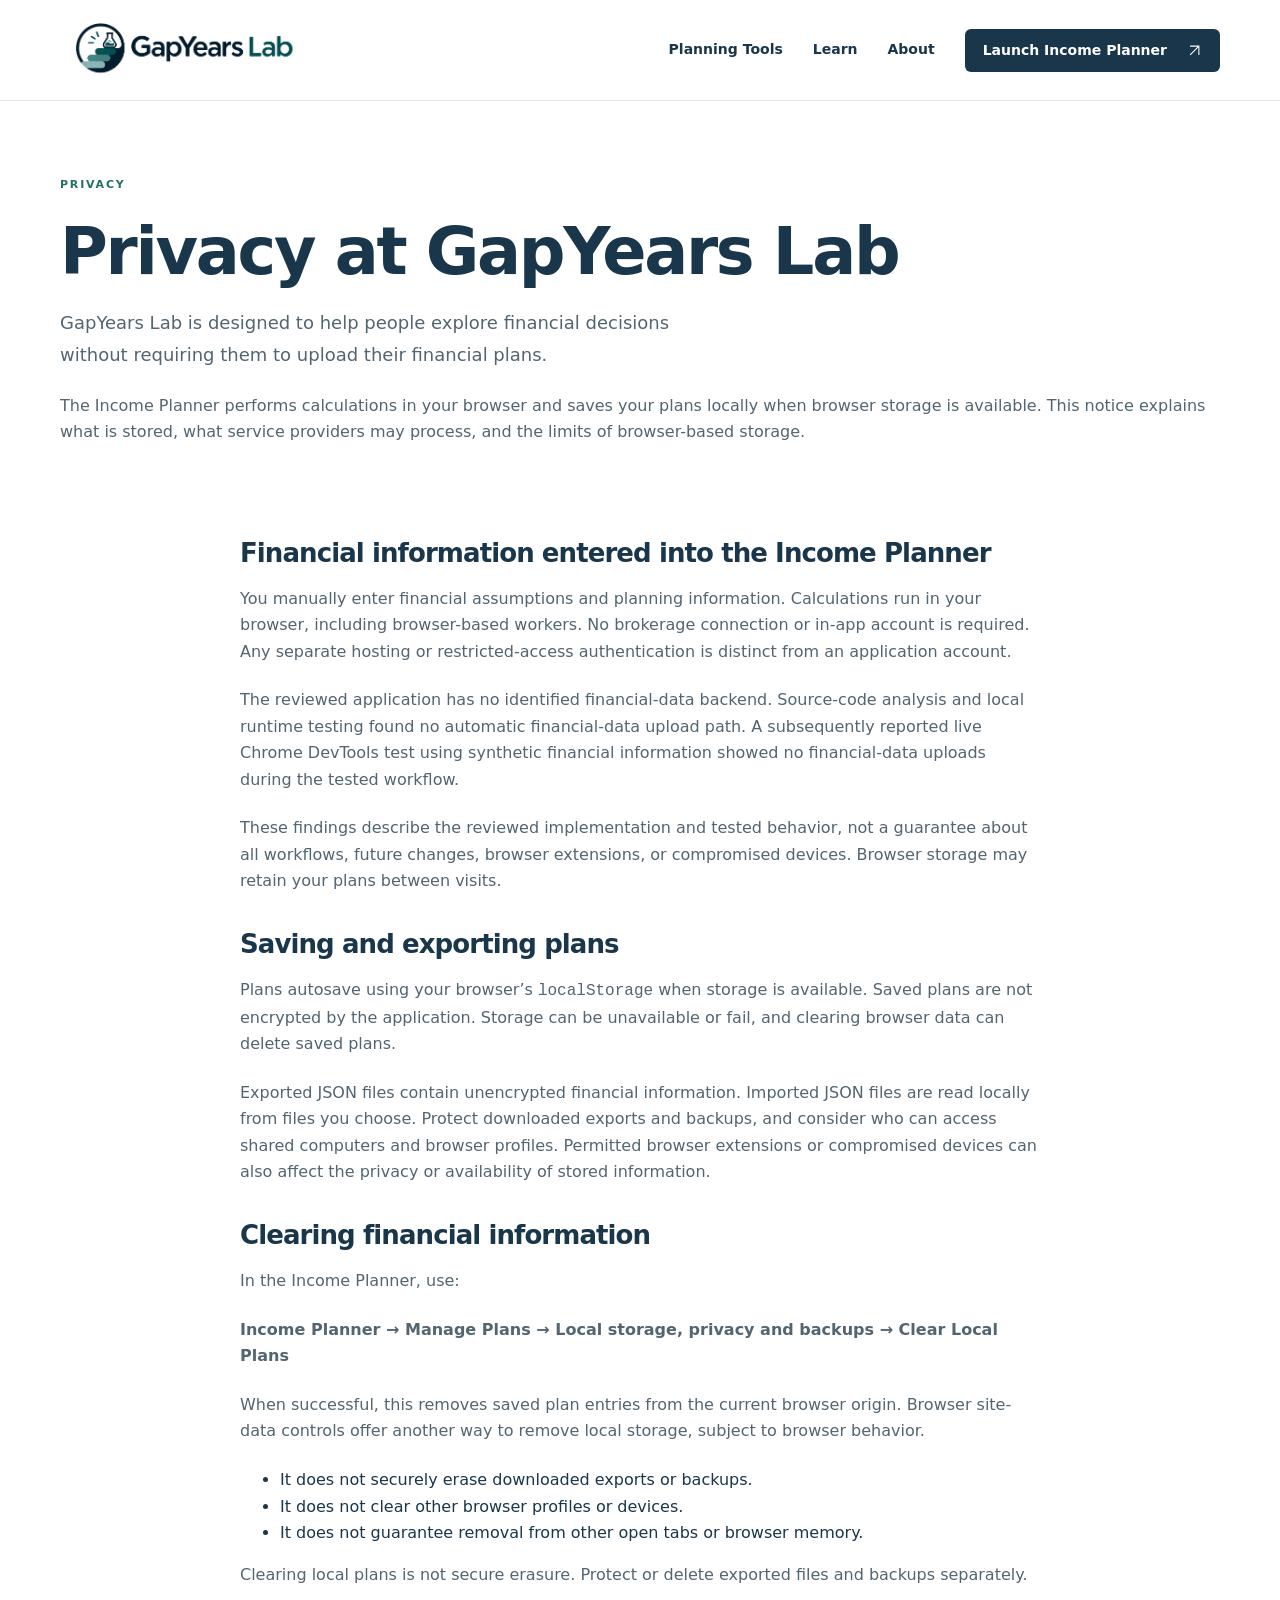
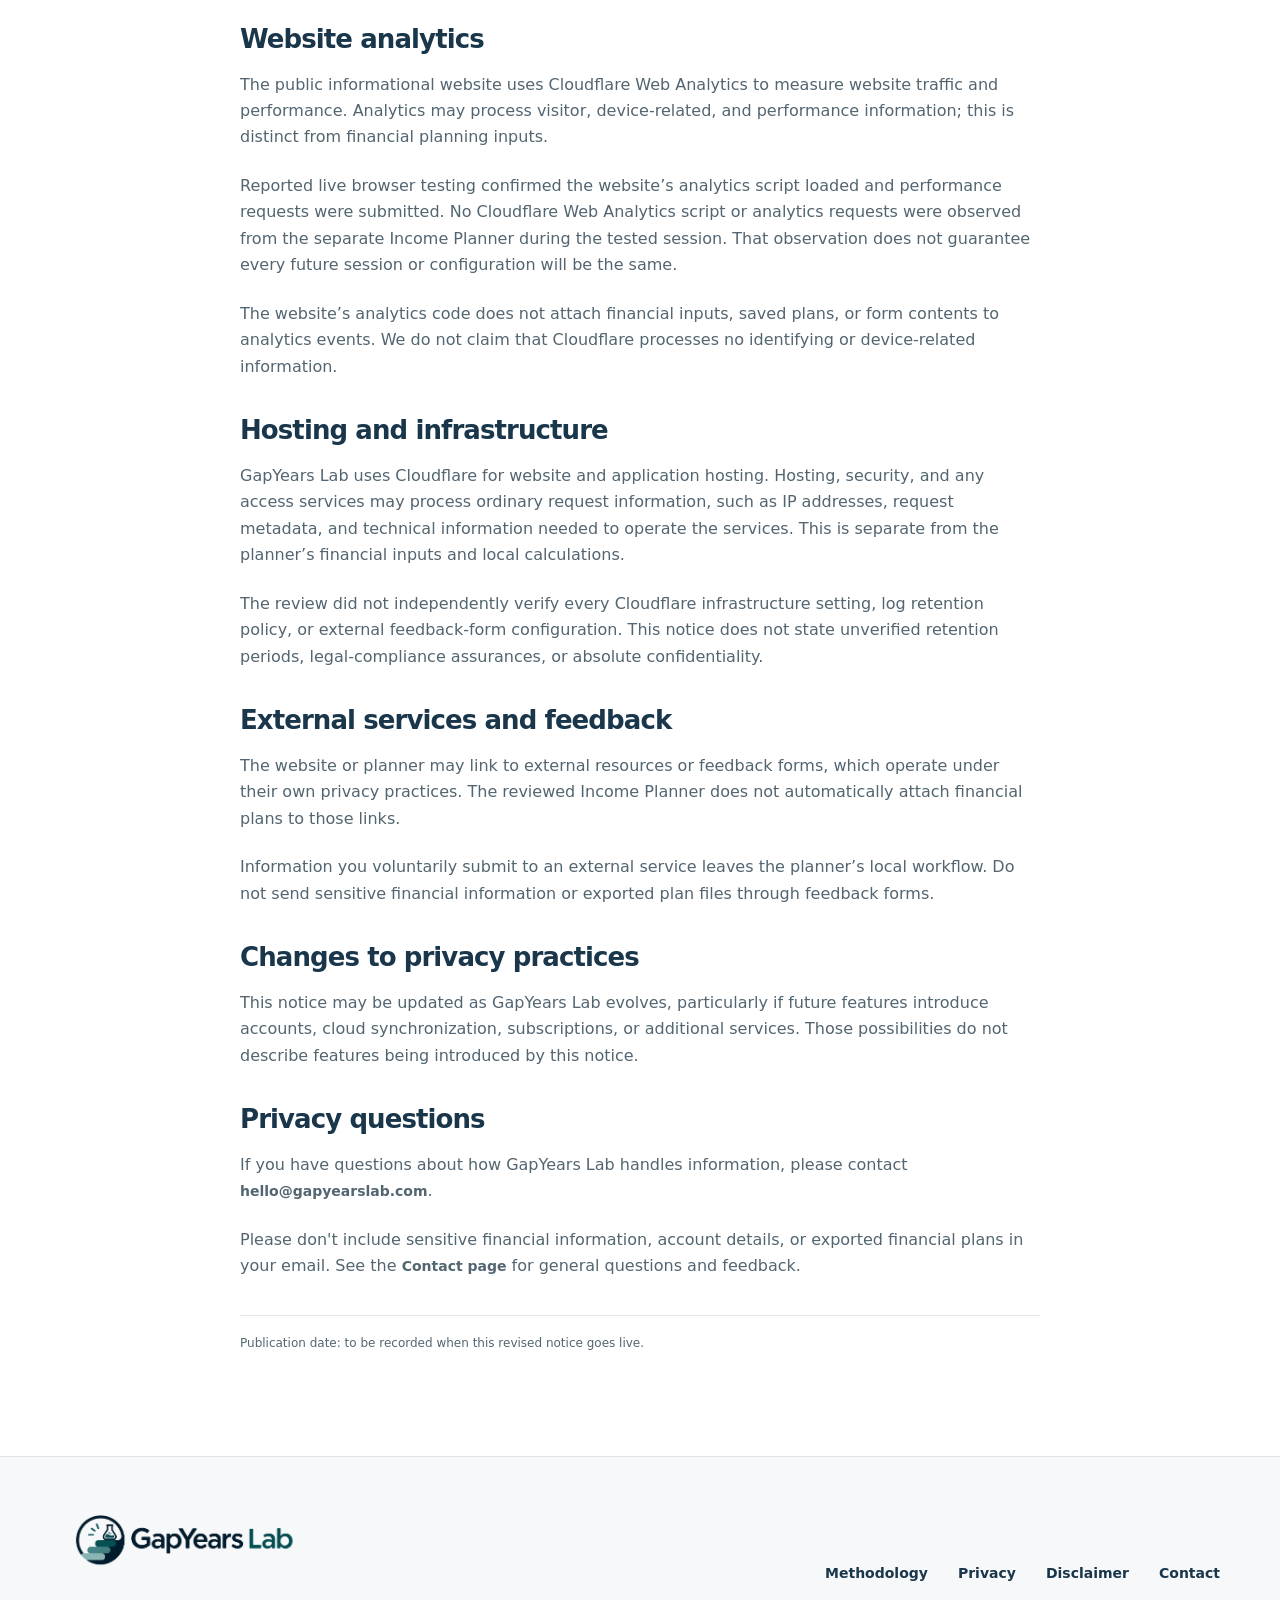
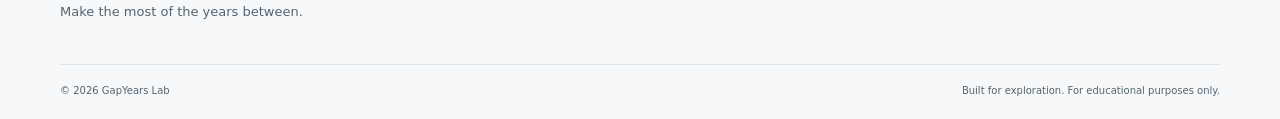
<file: privacy/index.html>
<!doctype html>
<html lang="en">
<head>
<meta charset="utf-8">
<meta name="viewport" content="width=device-width, initial-scale=1">
<title>Privacy at GapYears Lab | GapYears Lab</title>
<meta name="description" content="Learn how the Income Planner calculates and saves plans locally, the limits of browser storage, and how website analytics and hosting may process information.">
<link rel="canonical" href="https://gapyearslab.com/privacy/">
<meta name="theme-color" content="#19364B">
<meta property="og:title" content="Privacy at GapYears Lab | GapYears Lab">
<meta property="og:description" content="Learn how the Income Planner calculates and saves plans locally, the limits of browser storage, and how website analytics and hosting may process information.">
<meta property="og:type" content="website">
<meta property="og:url" content="https://gapyearslab.com/privacy/">
<link rel="icon" href="/assets/branding/favicon.ico" sizes="any">
<link rel="icon" href="/assets/branding/favicon-16.png" type="image/png" sizes="16x16">
<link rel="icon" href="/assets/branding/favicon-32.png" type="image/png" sizes="32x32">
<link rel="icon" href="/assets/branding/favicon-48.png" type="image/png" sizes="48x48">
<link rel="apple-touch-icon" href="/assets/branding/icon-180.png" sizes="180x180">
<link rel="stylesheet" href="/assets/site.css">
</head>
<body>
<a class="skip" href="#main">Skip to content</a>
<header>
<div class="container nav">
<a class="brand" href="/" aria-label="GapYears Lab home">
<img class="brand-logo" src="/assets/branding/logo-full.png" width="2049" height="685" alt="GapYears Lab">
</a>
<nav aria-label="Main navigation">
<a href="/planning-tools/">Planning Tools</a>
<a href="/learn/">Learn</a>
<a href="/about/">About</a>
<a class="button small" href="https://app.gapyearslab.com">Launch Income Planner <span aria-hidden="true">
<svg class="arrow-icon" aria-hidden="true" viewBox="0 0 24 24" fill="none" stroke="currentColor" stroke-width="1.7">
<path d="M5 19 19 5M5 5h14v14"/>
</svg>
</span>
</a>
</nav>
</div>
</header>
<main id="main" tabindex="-1">
<section class="page-heading container">
<p class="eyebrow">PRIVACY</p><h1>Privacy at GapYears Lab</h1>
<p class="lead">GapYears Lab is designed to help people explore financial decisions without requiring them to upload their financial plans.</p>
<p>The Income Planner performs calculations in your browser and saves your plans locally when browser storage is available. This notice explains what is stored, what service providers may process, and the limits of browser-based storage.</p>
</section>
<div class="container content prose">
<section aria-labelledby="financial-information"><h2 id="financial-information">Financial information entered into the Income Planner</h2>
<p>You manually enter financial assumptions and planning information. Calculations run in your browser, including browser-based workers. No brokerage connection or in-app account is required. Any separate hosting or restricted-access authentication is distinct from an application account.</p>
<p>The reviewed application has no identified financial-data backend. Source-code analysis and local runtime testing found no automatic financial-data upload path. A subsequently reported live Chrome DevTools test using synthetic financial information showed no financial-data uploads during the tested workflow.</p>
<p>These findings describe the reviewed implementation and tested behavior, not a guarantee about all workflows, future changes, browser extensions, or compromised devices. Browser storage may retain your plans between visits.</p></section>
<section aria-labelledby="saving-exporting"><h2 id="saving-exporting">Saving and exporting plans</h2>
<p>Plans autosave using your browser’s <code>localStorage</code> when storage is available. Saved plans are not encrypted by the application. Storage can be unavailable or fail, and clearing browser data can delete saved plans.</p>
<p>Exported JSON files contain unencrypted financial information. Imported JSON files are read locally from files you choose. Protect downloaded exports and backups, and consider who can access shared computers and browser profiles. Permitted browser extensions or compromised devices can also affect the privacy or availability of stored information.</p></section>
<section aria-labelledby="clearing-information"><h2 id="clearing-information">Clearing financial information</h2>
<p>In the Income Planner, use:</p><p class="clear-plan-path"><strong>Income Planner → Manage Plans → Local storage, privacy and backups → Clear Local Plans</strong></p>
<p>When successful, this removes saved plan entries from the current browser origin. Browser site-data controls offer another way to remove local storage, subject to browser behavior.</p>
<ul><li>It does not securely erase downloaded exports or backups.</li><li>It does not clear other browser profiles or devices.</li><li>It does not guarantee removal from other open tabs or browser memory.</li></ul>
<p>Clearing local plans is not secure erasure. Protect or delete exported files and backups separately.</p></section>
<section aria-labelledby="website-analytics"><h2 id="website-analytics">Website analytics</h2>
<p>The public informational website uses Cloudflare Web Analytics to measure website traffic and performance. Analytics may process visitor, device-related, and performance information; this is distinct from financial planning inputs.</p>
<p>Reported live browser testing confirmed the website’s analytics script loaded and performance requests were submitted. No Cloudflare Web Analytics script or analytics requests were observed from the separate Income Planner during the tested session. That observation does not guarantee every future session or configuration will be the same.</p>
<p>The website’s analytics code does not attach financial inputs, saved plans, or form contents to analytics events. We do not claim that Cloudflare processes no identifying or device-related information.</p></section>
<section aria-labelledby="hosting"><h2 id="hosting">Hosting and infrastructure</h2>
<p>GapYears Lab uses Cloudflare for website and application hosting. Hosting, security, and any access services may process ordinary request information, such as IP addresses, request metadata, and technical information needed to operate the services. This is separate from the planner’s financial inputs and local calculations.</p>
<p>The review did not independently verify every Cloudflare infrastructure setting, log retention policy, or external feedback-form configuration. This notice does not state unverified retention periods, legal-compliance assurances, or absolute confidentiality.</p></section>
<section aria-labelledby="external-services"><h2 id="external-services">External services and feedback</h2>
<p>The website or planner may link to external resources or feedback forms, which operate under their own privacy practices. The reviewed Income Planner does not automatically attach financial plans to those links.</p>
<p>Information you voluntarily submit to an external service leaves the planner’s local workflow. Do not send sensitive financial information or exported plan files through feedback forms.</p></section>
<section aria-labelledby="privacy-changes"><h2 id="privacy-changes">Changes to privacy practices</h2>
<p>This notice may be updated as GapYears Lab evolves, particularly if future features introduce accounts, cloud synchronization, subscriptions, or additional services. Those possibilities do not describe features being introduced by this notice.</p></section>
<section aria-labelledby="privacy-contact"><h2 id="privacy-contact">Privacy questions</h2>
<p>If you have questions about how GapYears Lab handles information, please contact <a class="text-link" href="mailto:hello@gapyearslab.com">hello@gapyearslab.com</a>.</p>
<p>Please don't include sensitive financial information, account details, or exported financial plans in your email. See the <a class="text-link" href="/contact/">Contact page</a> for general questions and feedback.</p></section>
<p class="notice-date">Publication date: to be recorded when this revised notice goes live.</p>
</div>
</main>
<footer>
<div class="container">
<div class="footer-top">
<div>
<a class="brand" href="/" aria-label="GapYears Lab home">
<img class="brand-logo" src="/assets/branding/logo-full.png" width="2049" height="685" alt="GapYears Lab">
</a>
<p>Make the most of the years between.</p>
</div>
<nav aria-label="Footer navigation">
<a href="/methodology/">Methodology</a>
<a href="/privacy/">Privacy</a>
<a href="/disclaimer/">Disclaimer</a>
<a href="/contact/">Contact</a>
</nav>
</div>
<div class="footer-bottom">
<span>© 2026 GapYears Lab</span>
<span>Built for exploration. For educational purposes only.</span>
</div>
</div>
</footer>
<!-- Cloudflare Web Analytics -->
<script
  type="module"
  src="https://static.cloudflareinsights.com/beacon.min.js"
  data-cf-beacon='{"token": "2c066b4f0f454d73b66d63f1630e8c43"}'
></script>
<!-- End Cloudflare Web Analytics -->
</body>
</html>
</file>
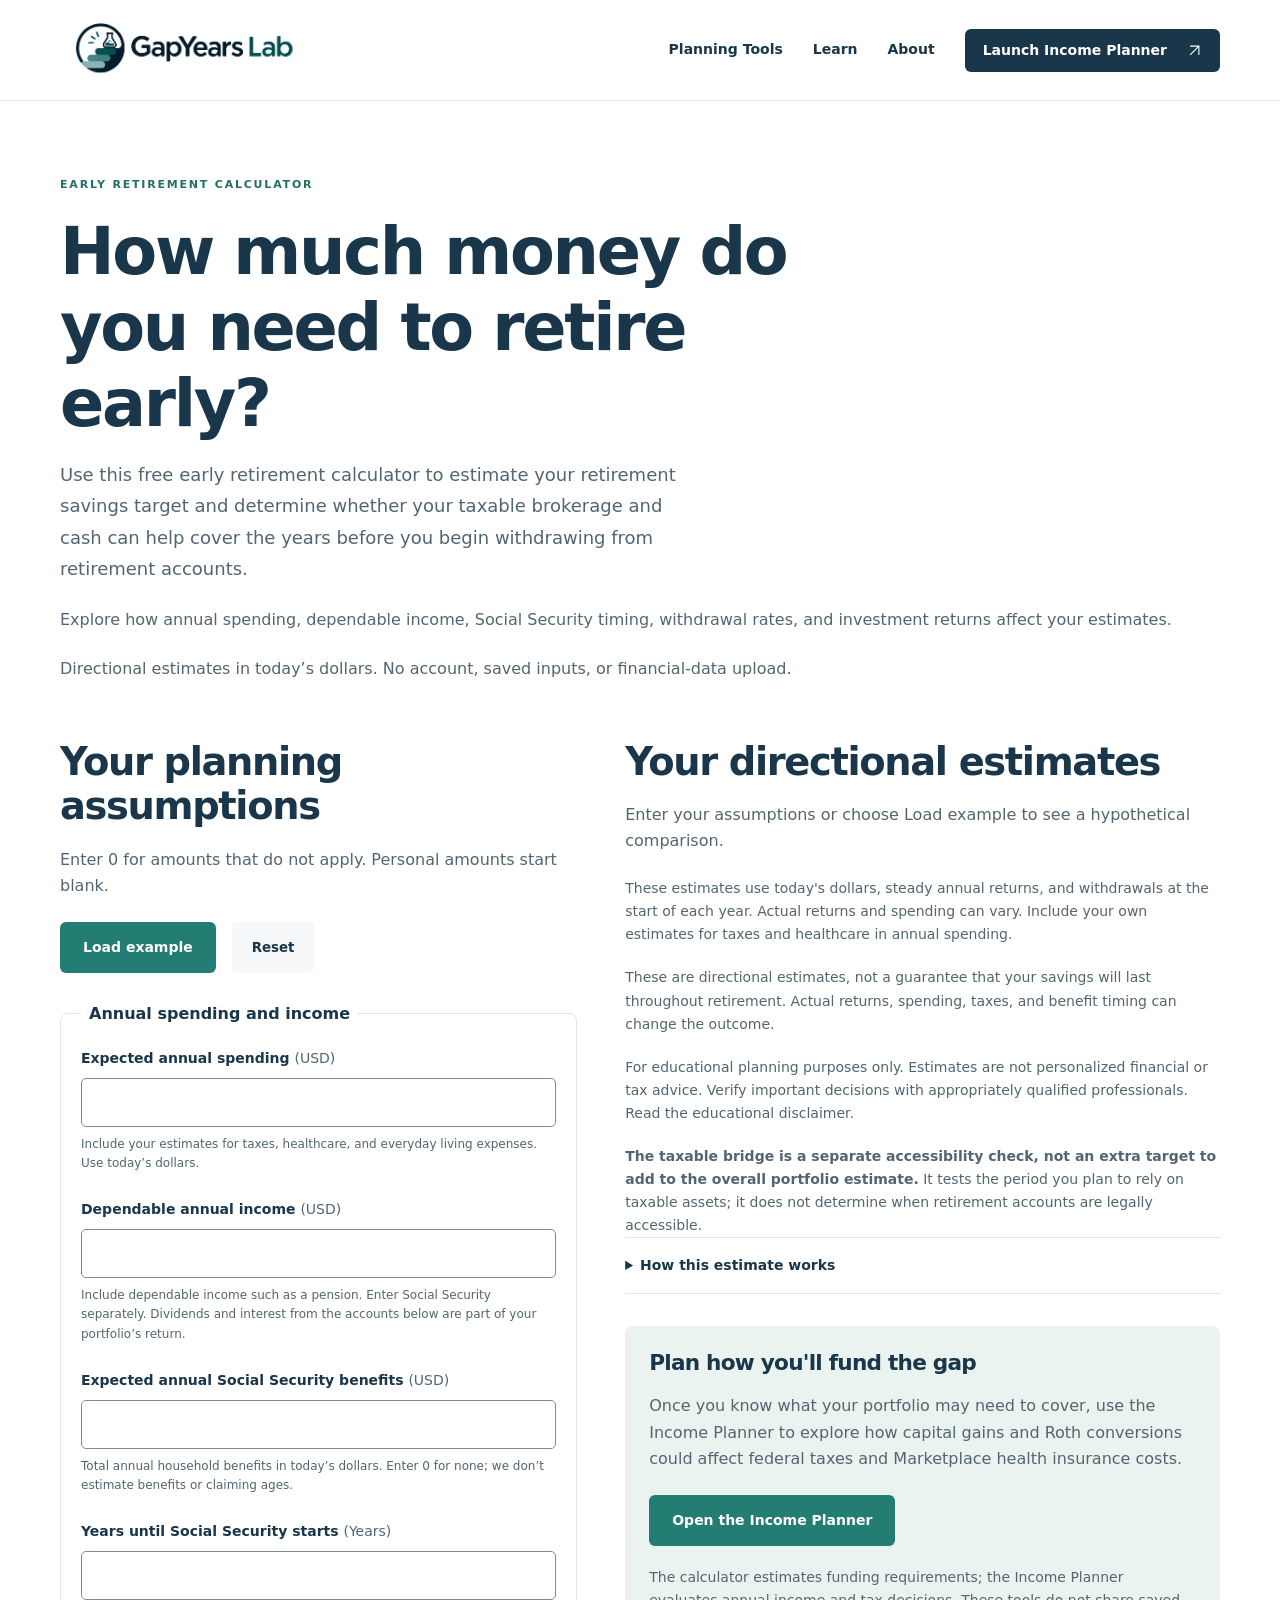
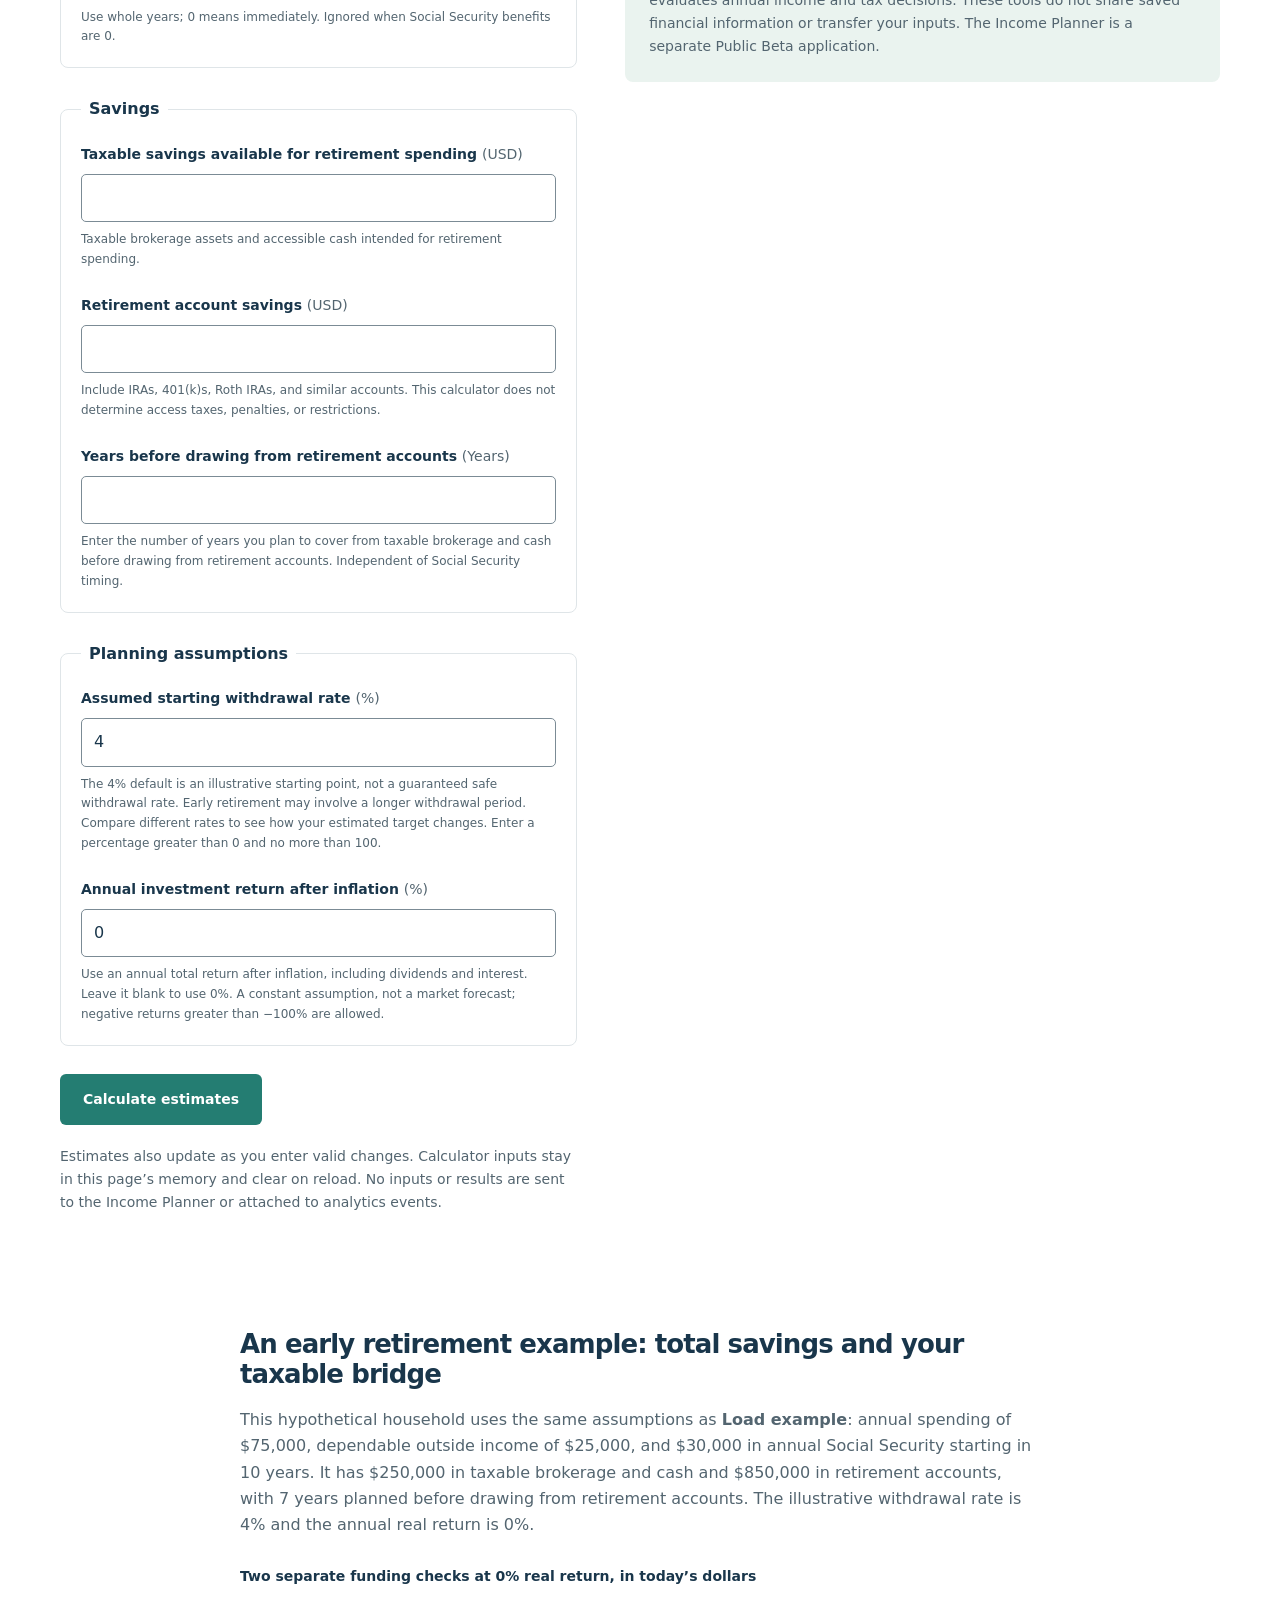
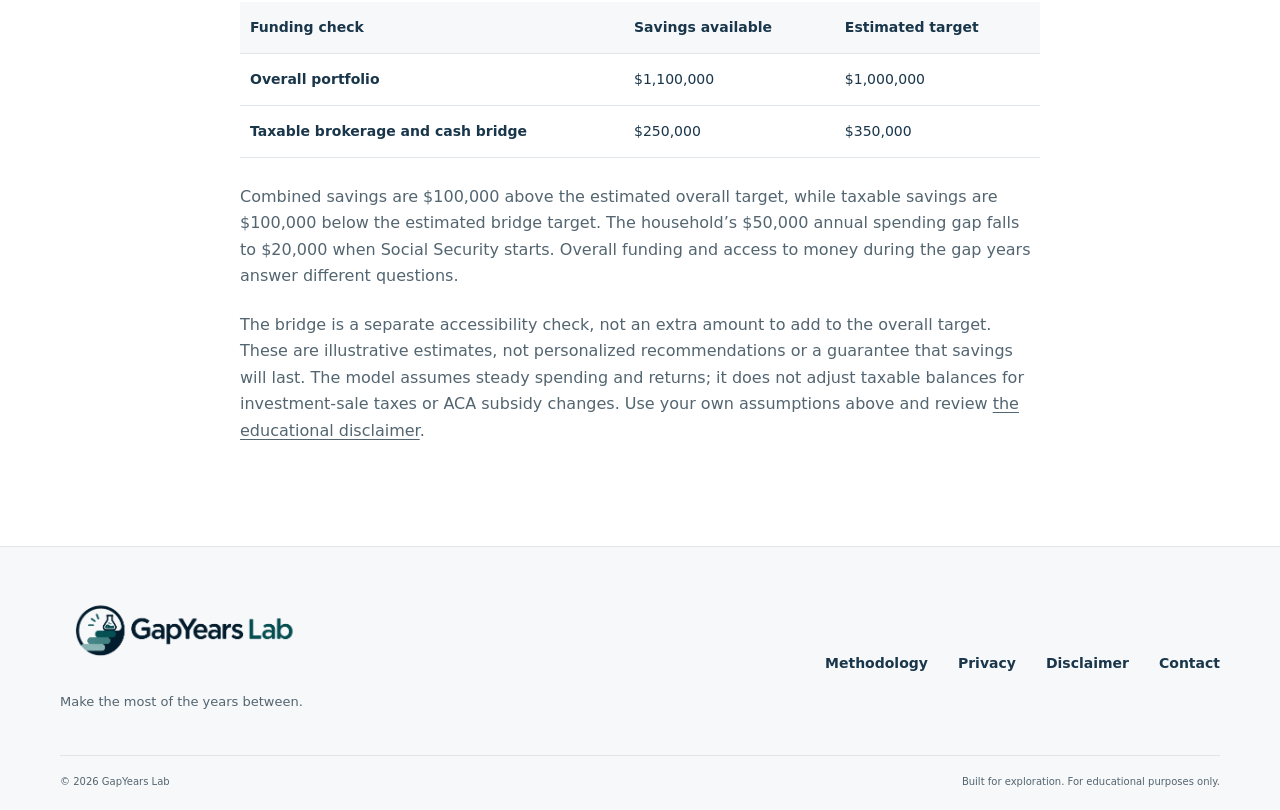
<file: retirement-calculator/index.html>
<!doctype html>
<html lang="en">
<head>
<meta charset="utf-8">
<meta name="viewport" content="width=device-width, initial-scale=1">
<title>Early Retirement Calculator | GapYears Lab</title>
<meta name="description" content="Estimate your early retirement savings target and see whether taxable brokerage and cash could cover the years before retirement-account withdrawals.">
<link rel="canonical" href="https://gapyearslab.com/retirement-calculator/">
<meta name="theme-color" content="#19364B">
<meta property="og:title" content="Early Retirement Calculator | GapYears Lab">
<meta property="og:description" content="Estimate your early retirement savings target and see whether taxable brokerage and cash could cover the years before retirement-account withdrawals.">
<meta property="og:type" content="website">
<meta property="og:url" content="https://gapyearslab.com/retirement-calculator/">
<link rel="icon" href="/assets/branding/favicon.ico" sizes="any">
<link rel="icon" href="/assets/branding/favicon-16.png" type="image/png" sizes="16x16">
<link rel="icon" href="/assets/branding/favicon-32.png" type="image/png" sizes="32x32">
<link rel="icon" href="/assets/branding/favicon-48.png" type="image/png" sizes="48x48">
<link rel="apple-touch-icon" href="/assets/branding/icon-180.png" sizes="180x180">
<link rel="stylesheet" href="/assets/site.css">
<meta property="og:site_name" content="GapYears Lab">
<meta property="og:image" content="https://gapyearslab.com/assets/branding/logo-full.png">
<meta property="og:image:alt" content="GapYears Lab logo">
<meta name="twitter:card" content="summary">
<meta name="twitter:title" content="Early Retirement Calculator | GapYears Lab">
<meta name="twitter:description" content="Estimate your early retirement savings target and see whether taxable brokerage and cash could cover the years before retirement-account withdrawals.">
<meta name="twitter:image" content="https://gapyearslab.com/assets/branding/icon-512.png">
<meta name="twitter:image:alt" content="GapYears Lab icon">
<script type="module" src="/assets/calculator/ui.js">
</script>
</head>
<body>
<a class="skip" href="#main">Skip to content</a>
<header>
<div class="container nav">
<a class="brand" href="/" aria-label="GapYears Lab home">
<img class="brand-logo" src="/assets/branding/logo-full.png" width="2049" height="685" alt="GapYears Lab">
</a>
<nav aria-label="Main navigation">
<a href="/planning-tools/">Planning Tools</a>
<a href="/learn/">Learn</a>
<a href="/about/">About</a>
<a class="button small" href="https://app.gapyearslab.com">Launch Income Planner <span aria-hidden="true">
<svg class="arrow-icon" aria-hidden="true" viewBox="0 0 24 24" fill="none" stroke="currentColor" stroke-width="1.7">
<path d="M5 19 19 5M5 5h14v14"/>
</svg>
</span>
</a>
</nav>
</div>
</header>
<main id="main" tabindex="-1">
<section class="page-heading container">
<p class="eyebrow">EARLY RETIREMENT CALCULATOR</p>
<h1>How much money do you need to retire early?</h1>
<p class="lead">Use this free early retirement calculator to estimate your retirement savings target and determine whether your taxable brokerage and cash can help cover the years before you begin withdrawing from retirement accounts.</p>
<p>Explore how annual spending, dependable income, Social Security timing, withdrawal rates, and investment returns affect your estimates.</p>
<p>Directional estimates in today’s dollars. No account, saved inputs, or financial-data upload.</p>
</section>
<div class="container content calculator-layout">
<section aria-labelledby="calculator-inputs">
<h2 id="calculator-inputs">Your planning assumptions</h2>
<p>Enter 0 for amounts that do not apply. Personal amounts start blank.</p>
<div class="calculator-actions">
<button type="button" class="button" id="load-example">Load example</button>
<button type="button" class="secondary-button" id="reset-calculator">Reset</button>
</div>
<p id="example-notice" class="year-notice" hidden>Hypothetical example loaded. These numbers do not describe an actual household; edit the assumptions to explore alternatives.</p>
<div id="calculator-form">
<fieldset>
<legend>Annual spending and income</legend>
<div class="calculator-field">
<label for="spending">Expected annual spending <span class="field-unit">(USD)</span>
</label>
<input type="number" inputmode="decimal" id="spending" aria-describedby="spending-help" autocomplete="off" step="any" min="0">
<p id="spending-help">Include your estimates for taxes, healthcare, and everyday living expenses. Use today’s dollars.</p>
</div>
<div class="calculator-field">
<label for="income">Dependable annual income <span class="field-unit">(USD)</span>
</label>
<input type="number" inputmode="decimal" id="income" aria-describedby="income-help" autocomplete="off" step="any" min="0">
<p id="income-help">Include dependable income such as a pension. Enter Social Security separately. Dividends and interest from the accounts below are part of your portfolio’s return.</p>
</div>
<div class="calculator-field">
<label for="socialSecurity">Expected annual Social Security benefits <span class="field-unit">(USD)</span>
</label>
<input type="number" inputmode="decimal" id="socialSecurity" aria-describedby="socialSecurity-help" autocomplete="off" step="any" min="0">
<p id="socialSecurity-help">Total annual household benefits in today’s dollars. Enter 0 for none; we don’t estimate benefits or claiming ages.</p>
</div>
<div class="calculator-field">
<label for="socialYears">Years until Social Security starts <span class="field-unit">(Years)</span>
</label>
<input type="number" inputmode="decimal" id="socialYears" aria-describedby="socialYears-help" autocomplete="off" min="0" step="1">
<p id="socialYears-help">Use whole years; 0 means immediately. Ignored when Social Security benefits are 0.</p>
</div>
</fieldset>
<fieldset>
<legend>Savings</legend>
<div class="calculator-field">
<label for="taxable">Taxable savings available for retirement spending <span class="field-unit">(USD)</span>
</label>
<input type="number" inputmode="decimal" id="taxable" aria-describedby="taxable-help" autocomplete="off" step="any" min="0">
<p id="taxable-help">Taxable brokerage assets and accessible cash intended for retirement spending.</p>
</div>
<div class="calculator-field">
<label for="retirement">Retirement account savings <span class="field-unit">(USD)</span>
</label>
<input type="number" inputmode="decimal" id="retirement" aria-describedby="retirement-help" autocomplete="off" step="any" min="0">
<p id="retirement-help">Include IRAs, 401(k)s, Roth IRAs, and similar accounts. This calculator does not determine access taxes, penalties, or restrictions.</p>
</div>
<div class="calculator-field">
<label for="bridgeYears">Years before drawing from retirement accounts <span class="field-unit">(Years)</span>
</label>
<input type="number" inputmode="decimal" id="bridgeYears" aria-describedby="bridgeYears-help" autocomplete="off" min="0" step="1">
<p id="bridgeYears-help">Enter the number of years you plan to cover from taxable brokerage and cash before drawing from retirement accounts. Independent of Social Security timing.</p>
</div>
</fieldset>
<fieldset>
<legend>Planning assumptions</legend>
<div class="calculator-field">
<label for="withdrawal">Assumed starting withdrawal rate <span class="field-unit">(%)</span>
</label>
<input type="number" inputmode="decimal" id="withdrawal" aria-describedby="withdrawal-help" autocomplete="off" step="any" value="4">
<p id="withdrawal-help">The 4% default is an illustrative starting point, not a guaranteed safe withdrawal rate. Early retirement may involve a longer withdrawal period. Compare different rates to see how your estimated target changes. Enter a percentage greater than 0 and no more than 100.</p>
</div>
<div class="calculator-field">
<label for="realReturn">Annual investment return after inflation <span class="field-unit">(%)</span>
</label>
<input type="number" inputmode="decimal" id="realReturn" aria-describedby="realReturn-help" autocomplete="off" step="any" value="0">
<p id="realReturn-help">Use an annual total return after inflation, including dividends and interest. Leave it blank to use 0%. A constant assumption, not a market forecast; negative returns greater than −100% are allowed.</p>
</div>
</fieldset>
</div>
<button type="button" class="button" id="calculate">Calculate estimates</button>
<p class="scope-note">Estimates also update as you enter valid changes. Calculator inputs stay in this page’s memory and clear on reload. No inputs or results are sent to the Income Planner or attached to analytics events.</p>
<noscript>
<p>This calculator needs JavaScript in your browser. No calculations run on a server.</p>
</noscript>
</section>
<section class="calculator-output" aria-labelledby="estimate-title">
<h2 id="estimate-title">Your directional estimates</h2>
<p id="calculator-status" role="status" aria-live="polite">Enter your assumptions or choose Load example to see a hypothetical comparison.</p>
<div id="calculator-errors" class="calculator-errors" tabindex="-1" aria-live="polite" hidden>
</div>
<div id="calculator-results" hidden>
</div>
<template id="bridge-guidance">
<div class="bridge-guidance">
<p class="scope-note">Your taxable savings may include unrealized investment gains. Depending on your household's circumstances, selling investments can create taxes and affect ACA healthcare subsidies, reducing the amount available for spending. This estimate doesn't calculate those effects.</p>
<ul class="bridge-links">
<li><a class="text-link" href="/learn/zero-percent-capital-gains-aca-subsidy-cliff/">Learn how capital gains can affect ACA subsidies</a></li>
<li><a class="text-link" href="https://app.gapyearslab.com/">Explore income and healthcare tradeoffs</a></li>
<li><a class="text-link" href="/learn/why-taxable-brokerage-matters-early-retirement/">Why taxable savings matter for early retirement</a></li>
</ul>
</div>
</template>
<p class="scope-note">These estimates use today's dollars, steady annual returns, and withdrawals at the start of each year. Actual returns and spending can vary. Include your own estimates for taxes and healthcare in annual spending.</p>
<p class="scope-note">These are directional estimates, not a guarantee that your savings will last throughout retirement. Actual returns, spending, taxes, and benefit timing can change the outcome.</p>
<p class="scope-note">For educational planning purposes only. Estimates are not personalized financial or tax advice. Verify important decisions with appropriately qualified professionals. <a href="/disclaimer/">Read the educational disclaimer</a>.</p>
<p class="scope-note">
<strong>The taxable bridge is a separate accessibility check, not an extra target to add to the overall portfolio estimate.</strong> It tests the period you plan to rely on taxable assets; it does not determine when retirement accounts are legally accessible.</p>
<details class="scenario-assumptions">
<summary>How this estimate works</summary>
<h3>Today’s purchasing power</h3>
<p>Spending, dependable outside income, and household Social Security are ongoing amounts in today’s dollars. We assume they stay constant after inflation over their applicable periods. This does not mean every pension has inflation increases. Temporary income, pensions that end, and complex benefit timing are not modeled.</p>
<h3>Beginning-of-year withdrawals</h3>
<p>The annual portfolio gap is spending minus dependable outside income, with a floor of zero. Once Social Security starts, its benefit reduces that gap, also to a minimum of zero. When benefits are zero, their timing is ignored.</p>
<p>We discount the first years’ spending gaps using your constant annual return after inflation. At the start of the Social Security year, the ongoing gap divided by the starting withdrawal rate estimates a portfolio target. That future target is discounted back and combined with the earlier gaps. Without Social Security, the current gap divided by the rate is the target.</p>
<p>The illustrative 4% withdrawal-rate default is editable and not a guaranteed safe rate. Your assumed return includes dividends and interest, so those portfolio distributions must not also be counted as dependable outside income.</p>
<h3>Taxable bridge coverage</h3>
<p>We separately discount the spending gaps during the years you plan to rely on taxable savings, reducing the gap if Social Security begins during that period. The bridge target is not added to the overall target. A zero-year bridge needs no bridge funding. Social Security timing and bridge timing remain independent. The entered taxable balance is not adjusted for embedded gains, taxes on investment sales, state taxes, tax-loss harvesting, tax-lot consequences, or ACA premium tax credit changes.</p>
<p>Returns are constant and shared across taxable and retirement assets. A 0% real-return baseline is always shown; a nonzero entered return adds a separate scenario. Bars share a percentage scale within each result section, with each scenario’s own target defining 100%.</p>
<h3>What this does not model</h3>
<ul>
<li>Retirement success probabilities, longevity, or a specific retirement end date.</li>
<li>Market volatility, sequence-of-returns risk, or changing spending.</li>
<li>Future tax laws or healthcare-cost changes.</li>
<li>Social Security claiming optimization, eligibility, or benefit calculations.</li>
<li>Pensions or other dependable income that change or end.</li>
<li>Retirement-account taxes, access penalties, restrictions, or required minimum distributions.</li>
</ul>
<p>This is a deterministic estimate, not a Monte Carlo simulation, lifetime cash-flow plan, or individualized recommendation. Savings above a target do not establish that retirement is financially secure.</p>
</details>
<aside class="article-cta" aria-labelledby="fund-gap">
<h3 id="fund-gap">Plan how you'll fund the gap</h3>
<p>Once you know what your portfolio may need to cover, use the Income Planner to explore how capital gains and Roth conversions could affect federal taxes and Marketplace health insurance costs.</p>
<a class="button" href="https://app.gapyearslab.com/">Open the Income Planner</a>
<p class="scope-note">The calculator estimates funding requirements; the Income Planner evaluates annual income and tax decisions. These tools do not share saved financial information or transfer your inputs. The Income Planner is a separate Public Beta application.</p>
</aside>
</section>
</div>
<section class="container content prose article-body" aria-labelledby="worked-example-title" id="worked-example">
<h2 id="worked-example-title">An early retirement example: total savings and your taxable bridge</h2>
<p>This hypothetical household uses the same assumptions as <strong>Load example</strong>: annual spending of $75,000, dependable outside income of $25,000, and $30,000 in annual Social Security starting in 10 years. It has $250,000 in taxable brokerage and cash and $850,000 in retirement accounts, with 7 years planned before drawing from retirement accounts. The illustrative withdrawal rate is 4% and the annual real return is 0%.</p>
<div class="article-table-wrap" role="region" aria-label="Hypothetical retirement funding and taxable bridge checks" tabindex="0">
<table class="article-table">
<caption>Two separate funding checks at 0% real return, in today’s dollars</caption>
<thead><tr><th scope="col">Funding check</th><th scope="col">Savings available</th><th scope="col">Estimated target</th></tr></thead>
<tbody>
<tr data-example="overall"><th scope="row">Overall portfolio</th><td>$1,100,000</td><td>$1,000,000</td></tr>
<tr data-example="bridge"><th scope="row">Taxable brokerage and cash bridge</th><td>$250,000</td><td>$350,000</td></tr>
</tbody>
</table>
</div>
<p>Combined savings are $100,000 above the estimated overall target, while taxable savings are $100,000 below the estimated bridge target. The household’s $50,000 annual spending gap falls to $20,000 when Social Security starts. Overall funding and access to money during the gap years answer different questions.</p>
<p>The bridge is a separate accessibility check, not an extra amount to add to the overall target. These are illustrative estimates, not personalized recommendations or a guarantee that savings will last. The model assumes steady spending and returns; it does not adjust taxable balances for investment-sale taxes or ACA subsidy changes. Use your own assumptions above and review <a href="/disclaimer/">the educational disclaimer</a>.</p>
</section>
</main>
<footer>
<div class="container">
<div class="footer-top">
<div>
<a class="brand" href="/" aria-label="GapYears Lab home">
<img class="brand-logo" src="/assets/branding/logo-full.png" width="2049" height="685" alt="GapYears Lab">
</a>
<p>Make the most of the years between.</p>
</div>
<nav aria-label="Footer navigation">
<a href="/methodology/">Methodology</a>
<a href="/privacy/">Privacy</a>
<a href="/disclaimer/">Disclaimer</a>
<a href="/contact/">Contact</a>
</nav>
</div>
<div class="footer-bottom">
<span>© 2026 GapYears Lab</span>
<span>Built for exploration. For educational purposes only.</span>
</div>
</div>
</footer>
<!-- Cloudflare Web Analytics -->
<script
  type="module"
  src="https://static.cloudflareinsights.com/beacon.min.js"
  data-cf-beacon='{"token": "2c066b4f0f454d73b66d63f1630e8c43"}'
></script>
<!-- End Cloudflare Web Analytics -->
</body>
</html>
</file>
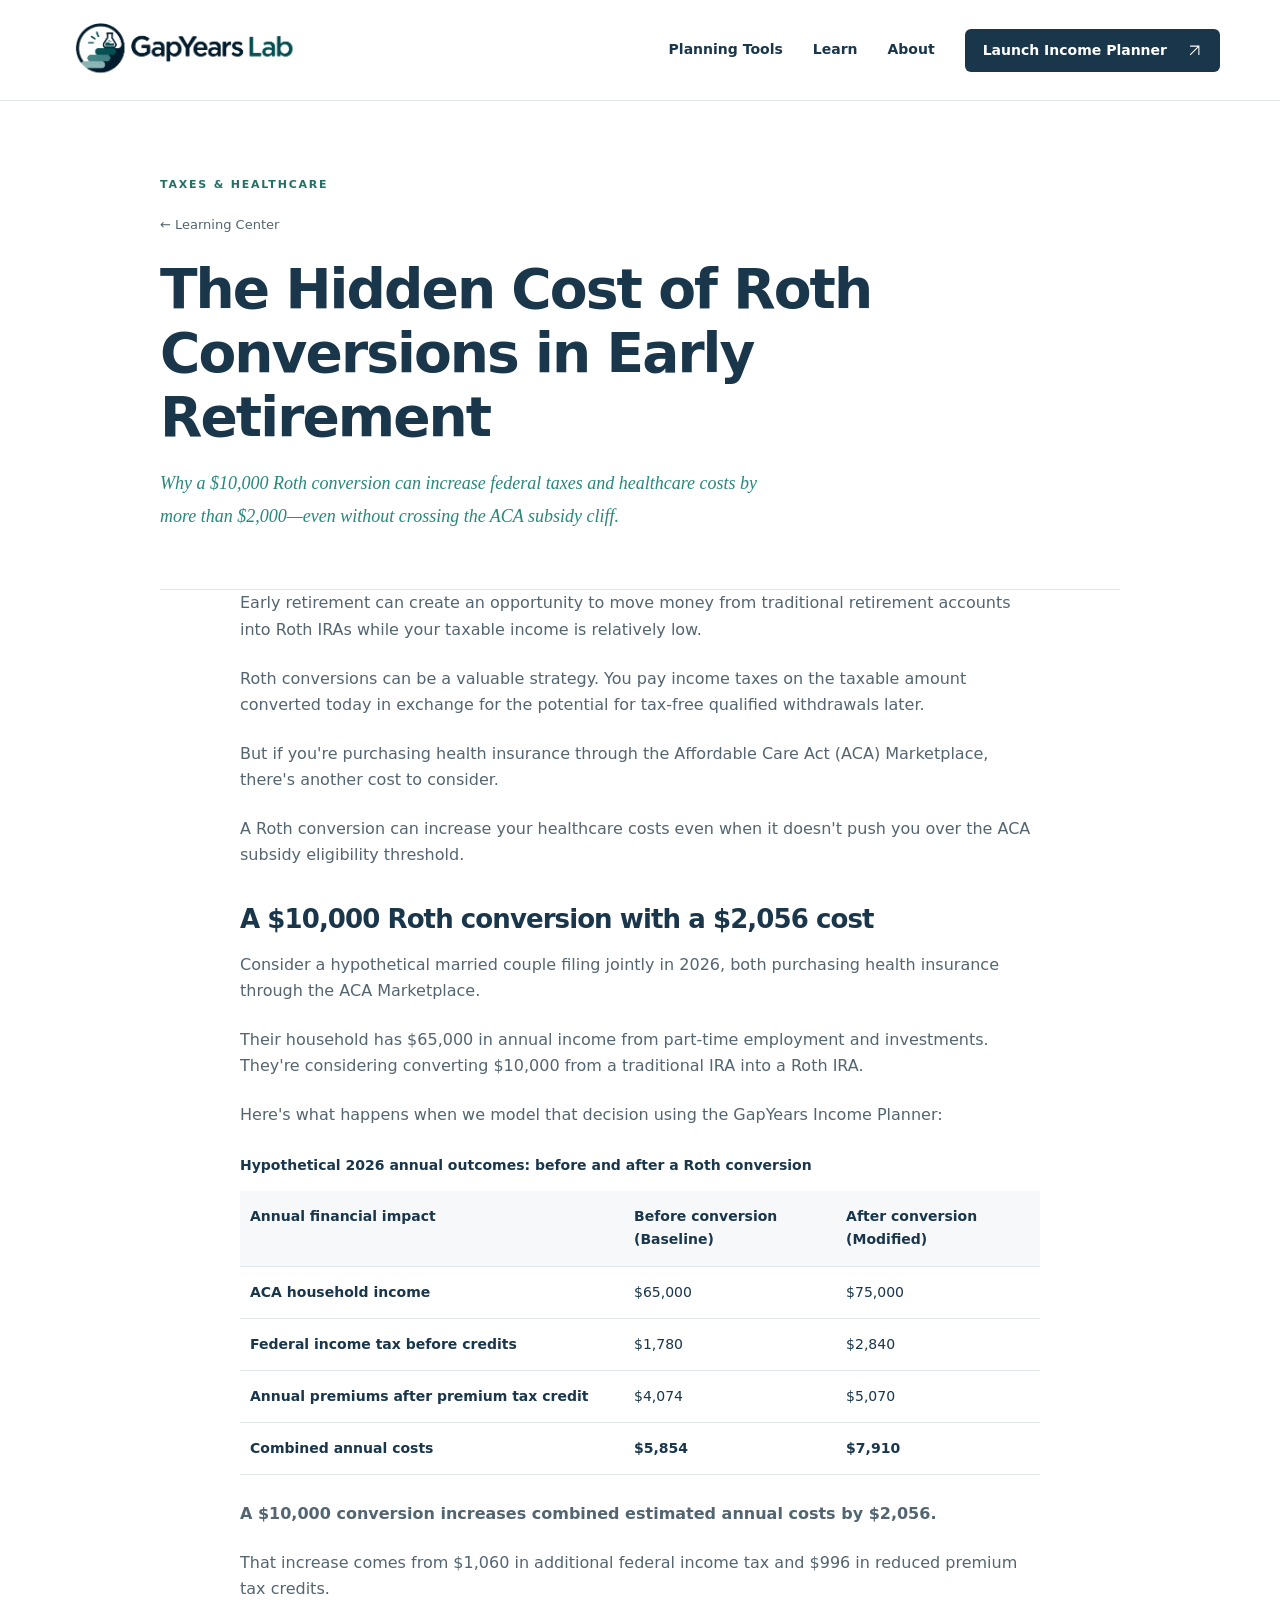
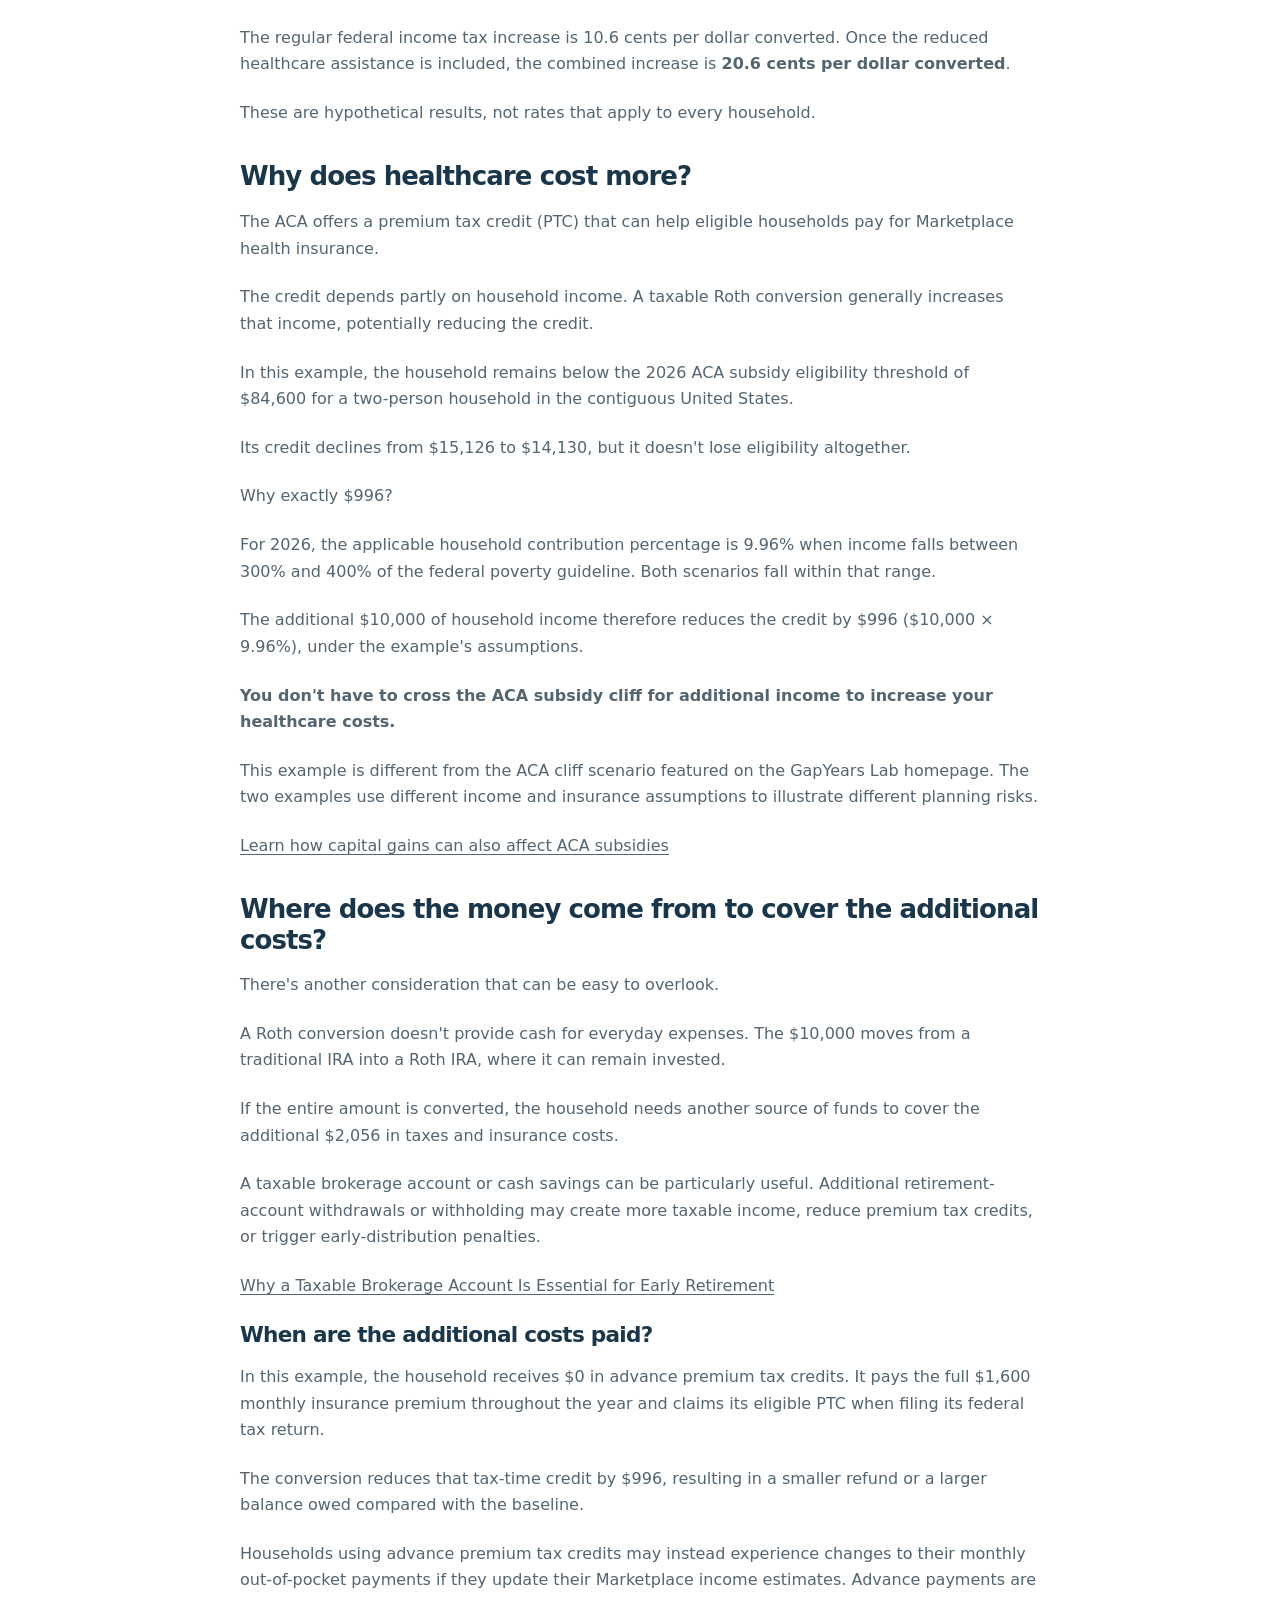
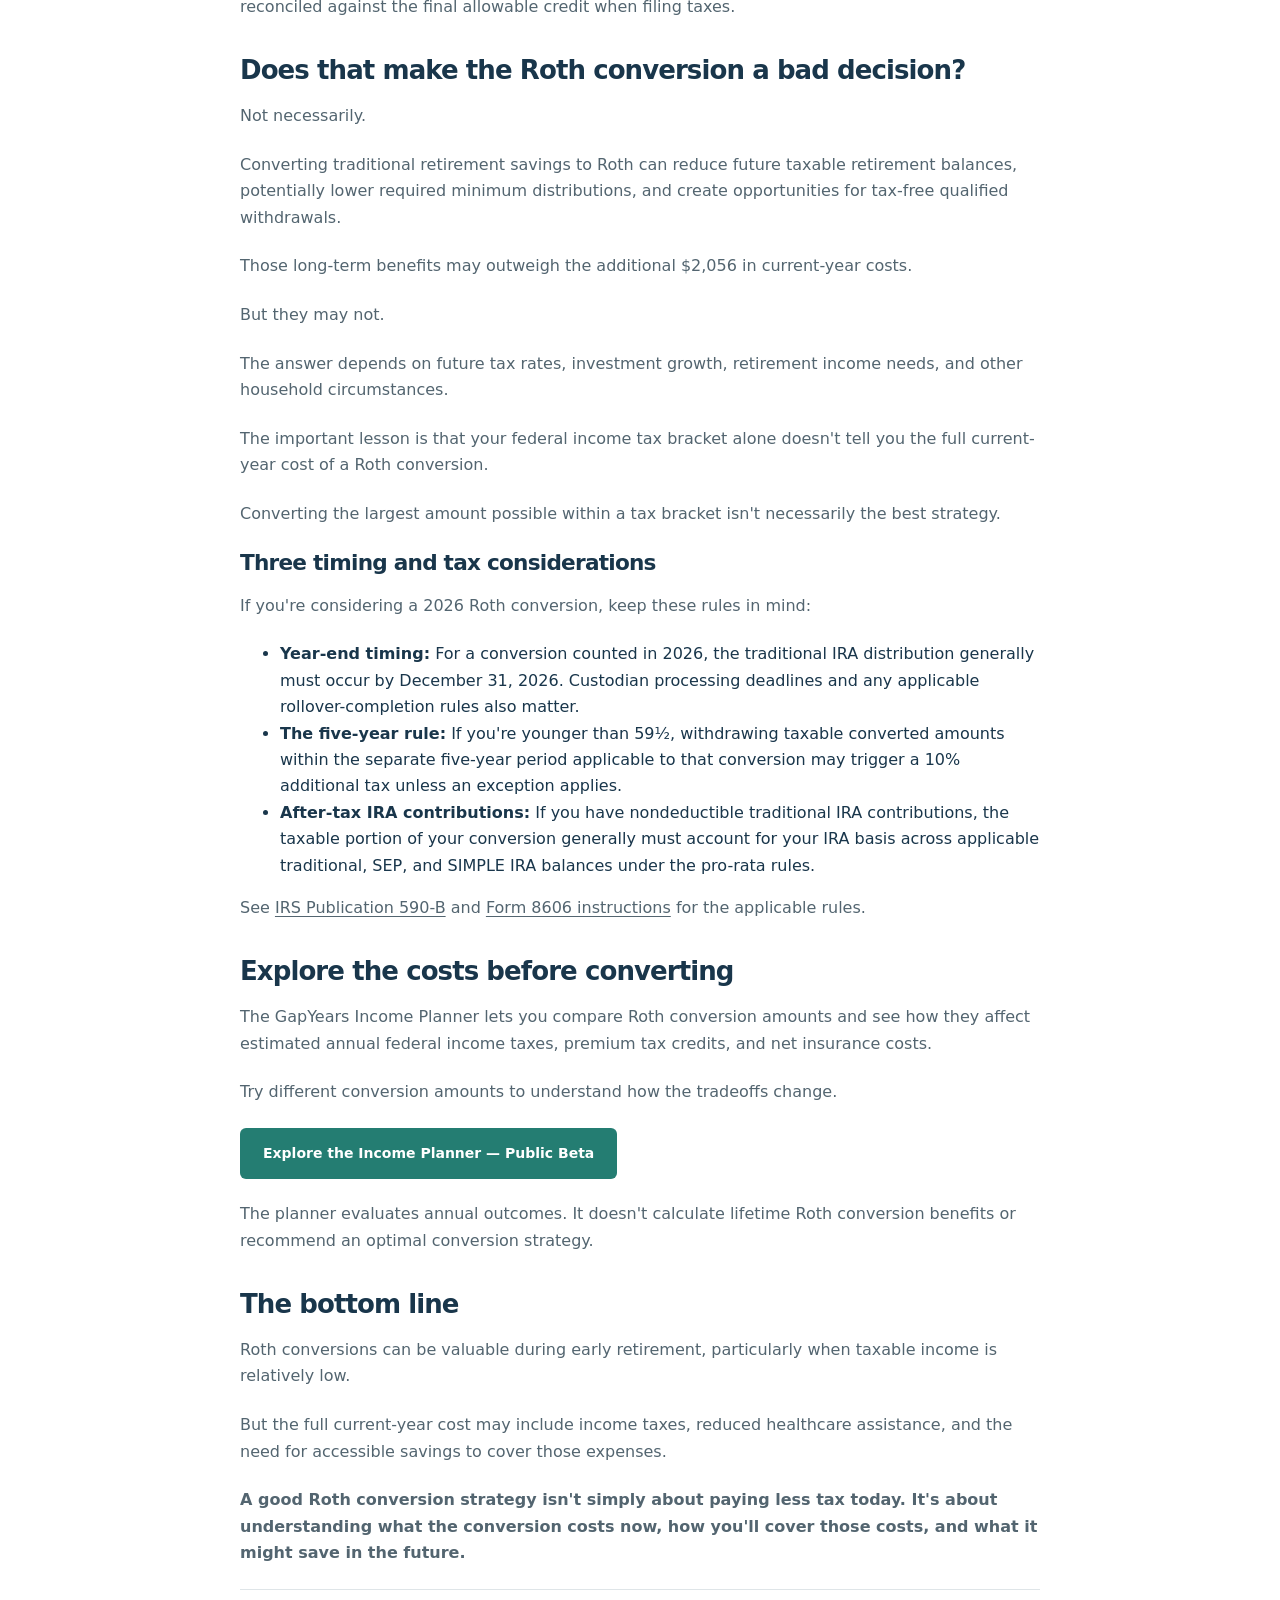
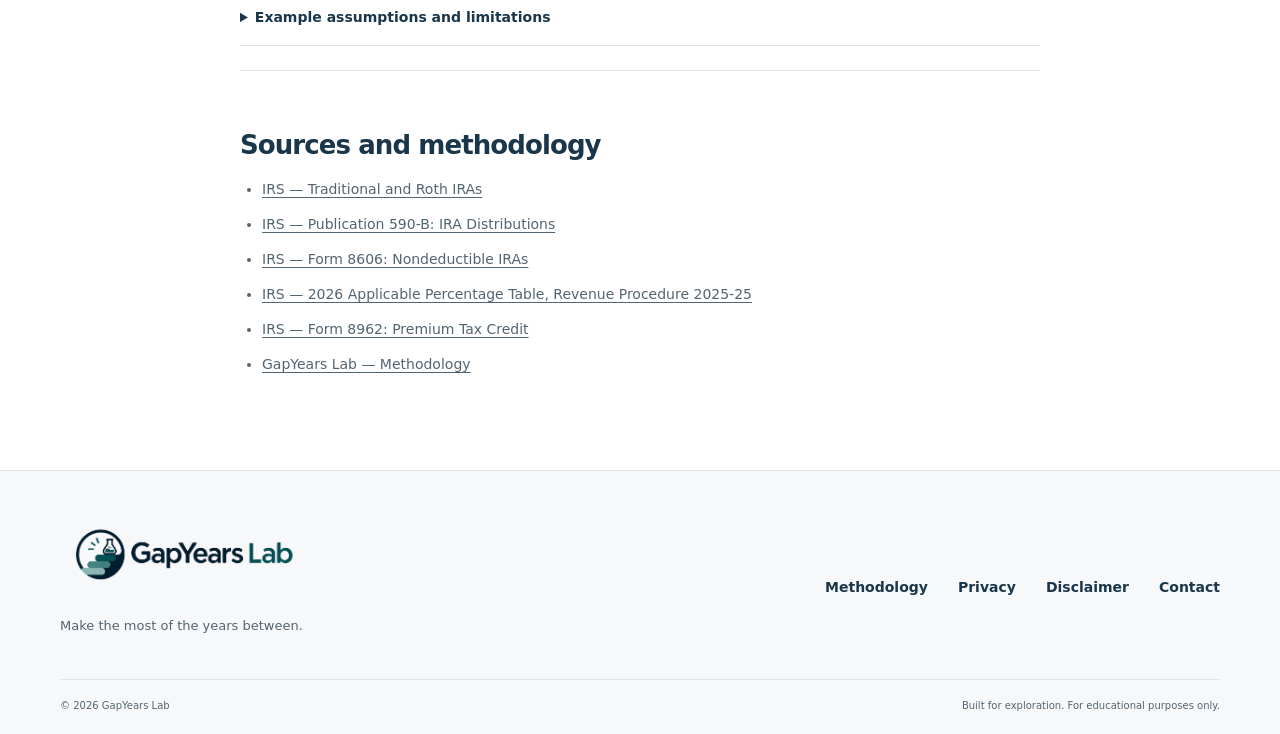
<file: learn/roth-conversion-aca-subsidy-cost/index.html>
<!doctype html>
<html lang="en">
<head>
<meta charset="utf-8">
<meta name="viewport" content="width=device-width, initial-scale=1">
<title>Roth Conversions and ACA Premium Tax Credits: Hidden Costs | GapYears Lab</title>
<meta name="description" content="See how a $10,000 Roth conversion can increase federal income taxes and reduce ACA premium tax credits by $2,056 in a hypothetical 2026 example.">
<link rel="canonical" href="https://gapyearslab.com/learn/roth-conversion-aca-subsidy-cost/">
<meta name="theme-color" content="#19364B">
<meta property="og:title" content="Roth Conversions and ACA Premium Tax Credits: Hidden Costs | GapYears Lab">
<meta property="og:description" content="See how a $10,000 Roth conversion can increase federal income taxes and reduce ACA premium tax credits by $2,056 in a hypothetical 2026 example.">
<meta property="og:type" content="article">
<meta property="og:url" content="https://gapyearslab.com/learn/roth-conversion-aca-subsidy-cost/">
<link rel="icon" href="/assets/branding/favicon.ico" sizes="any">
<link rel="icon" href="/assets/branding/favicon-16.png" type="image/png" sizes="16x16">
<link rel="icon" href="/assets/branding/favicon-32.png" type="image/png" sizes="32x32">
<link rel="icon" href="/assets/branding/favicon-48.png" type="image/png" sizes="48x48">
<link rel="apple-touch-icon" href="/assets/branding/icon-180.png" sizes="180x180">
<link rel="stylesheet" href="/assets/site.css">
<meta property="og:site_name" content="GapYears Lab">
<meta property="og:image" content="https://gapyearslab.com/assets/branding/logo-full.png">
<meta property="og:image:alt" content="GapYears Lab logo">
<meta name="twitter:card" content="summary">
<meta name="twitter:title" content="Roth Conversions and ACA Premium Tax Credits: Hidden Costs | GapYears Lab">
<meta name="twitter:description" content="See how a $10,000 Roth conversion can increase federal income taxes and reduce ACA premium tax credits by $2,056 in a hypothetical 2026 example.">
<meta name="twitter:image" content="https://gapyearslab.com/assets/branding/icon-512.png">
<meta name="twitter:image:alt" content="GapYears Lab icon">
</head>
<body>
<a class="skip" href="#main">Skip to content</a>
<header>
<div class="container nav">
<a class="brand" href="/" aria-label="GapYears Lab home">
<img class="brand-logo" src="/assets/branding/logo-full.png" width="2049" height="685" alt="GapYears Lab">
</a>
<nav aria-label="Main navigation">
<a href="/planning-tools/">Planning Tools</a>
<a href="/learn/">Learn</a>
<a href="/about/">About</a>
<a class="button small" href="https://app.gapyearslab.com">Launch Income Planner <span aria-hidden="true">
<svg class="arrow-icon" aria-hidden="true" viewBox="0 0 24 24" fill="none" stroke="currentColor" stroke-width="1.7">
<path d="M5 19 19 5M5 5h14v14"/>
</svg>
</span>
</a>
</nav>
</div>
</header>
<main id="main" tabindex="-1">
<article>
<header class="page-heading container article-heading">
<p class="eyebrow">TAXES &amp; HEALTHCARE</p>
<p class="article-back"><a href="/learn/">← Learning Center</a></p>
<h1>The Hidden Cost of Roth Conversions in Early Retirement</h1>
<p class="lead"><em>Why a $10,000 Roth conversion can increase federal taxes and healthcare costs by more than $2,000—even without crossing the ACA subsidy cliff.</em></p>
</header>
<div class="container content prose article-body">
<p>Early retirement can create an opportunity to move money from traditional retirement accounts into Roth IRAs while your taxable income is relatively low.</p>
<p>Roth conversions can be a valuable strategy. You pay income taxes on the taxable amount converted today in exchange for the potential for tax-free qualified withdrawals later.</p>
<p>But if you're purchasing health insurance through the Affordable Care Act (ACA) Marketplace, there's another cost to consider.</p>
<p>A Roth conversion can increase your healthcare costs even when it doesn't push you over the ACA subsidy eligibility threshold.</p>
<h2>A $10,000 Roth conversion with a $2,056 cost</h2>
<p>Consider a hypothetical married couple filing jointly in 2026, both purchasing health insurance through the ACA Marketplace.</p>
<p>Their household has $65,000 in annual income from part-time employment and investments. They're considering converting $10,000 from a traditional IRA into a Roth IRA.</p>
<p>Here's what happens when we model that decision using the GapYears Income Planner:</p>
<div class="article-table-wrap" role="region" aria-label="Hypothetical 2026 annual outcomes: before and after a Roth conversion" tabindex="0"><table class="article-table"><caption>Hypothetical 2026 annual outcomes: before and after a Roth conversion</caption><thead><tr><th scope="col">Annual financial impact</th><th scope="col">Before conversion (Baseline)</th><th scope="col">After conversion (Modified)</th></tr></thead><tbody>
<tr data-roth-measure="magi"><th scope="row">ACA household income</th><td>$65,000</td><td>$75,000</td></tr>
<tr data-roth-measure="federalTax"><th scope="row">Federal income tax before credits</th><td>$1,780</td><td>$2,840</td></tr>
<tr data-roth-measure="netPremium"><th scope="row">Annual premiums after premium tax credit</th><td>$4,074</td><td>$5,070</td></tr>
<tr data-roth-measure="combinedCosts"><th scope="row"><strong>Combined annual costs</strong></th><td><strong>$5,854</strong></td><td><strong>$7,910</strong></td></tr>
</tbody></table></div>
<p><strong>A $10,000 conversion increases combined estimated annual costs by $2,056.</strong></p>
<p>That increase comes from $1,060 in additional federal income tax and $996 in reduced premium tax credits.</p>
<p>The regular federal income tax increase is 10.6 cents per dollar converted. Once the reduced healthcare assistance is included, the combined increase is <strong>20.6 cents per dollar converted</strong>.</p>
<p>These are hypothetical results, not rates that apply to every household.</p>
<h2>Why does healthcare cost more?</h2>
<p>The ACA offers a premium tax credit (PTC) that can help eligible households pay for Marketplace health insurance.</p>
<p>The credit depends partly on household income. A taxable Roth conversion generally increases that income, potentially reducing the credit.</p>
<p>In this example, the household remains below the 2026 ACA subsidy eligibility threshold of $84,600 for a two-person household in the contiguous United States.</p>
<p>Its credit declines from $15,126 to $14,130, but it doesn't lose eligibility altogether.</p>
<p>Why exactly $996?</p>
<p>For 2026, the applicable household contribution percentage is 9.96% when income falls between 300% and 400% of the federal poverty guideline. Both scenarios fall within that range.</p>
<p>The additional $10,000 of household income therefore reduces the credit by $996 ($10,000 × 9.96%), under the example's assumptions.</p>
<p><strong>You don't have to cross the ACA subsidy cliff for additional income to increase your healthcare costs.</strong></p>
<p>This example is different from the ACA cliff scenario featured on the GapYears Lab homepage. The two examples use different income and insurance assumptions to illustrate different planning risks.</p>
<p><a href="/learn/zero-percent-capital-gains-aca-subsidy-cliff/">Learn how capital gains can also affect ACA subsidies</a></p>
<h2>Where does the money come from to cover the additional costs?</h2>
<p>There's another consideration that can be easy to overlook.</p>
<p>A Roth conversion doesn't provide cash for everyday expenses. The $10,000 moves from a traditional IRA into a Roth IRA, where it can remain invested.</p>
<p>If the entire amount is converted, the household needs another source of funds to cover the additional $2,056 in taxes and insurance costs.</p>
<p>A taxable brokerage account or cash savings can be particularly useful. Additional retirement-account withdrawals or withholding may create more taxable income, reduce premium tax credits, or trigger early-distribution penalties.</p>
<p><a href="/learn/why-taxable-brokerage-matters-early-retirement/">Why a Taxable Brokerage Account Is Essential for Early Retirement</a></p>
<h3>When are the additional costs paid?</h3>
<p>In this example, the household receives $0 in advance premium tax credits. It pays the full $1,600 monthly insurance premium throughout the year and claims its eligible PTC when filing its federal tax return.</p>
<p>The conversion reduces that tax-time credit by $996, resulting in a smaller refund or a larger balance owed compared with the baseline.</p>
<p>Households using advance premium tax credits may instead experience changes to their monthly out-of-pocket payments if they update their Marketplace income estimates. Advance payments are reconciled against the final allowable credit when filing taxes.</p>
<h2>Does that make the Roth conversion a bad decision?</h2>
<p>Not necessarily.</p>
<p>Converting traditional retirement savings to Roth can reduce future taxable retirement balances, potentially lower required minimum distributions, and create opportunities for tax-free qualified withdrawals.</p>
<p>Those long-term benefits may outweigh the additional $2,056 in current-year costs.</p>
<p>But they may not.</p>
<p>The answer depends on future tax rates, investment growth, retirement income needs, and other household circumstances.</p>
<p>The important lesson is that your federal income tax bracket alone doesn't tell you the full current-year cost of a Roth conversion.</p>
<p>Converting the largest amount possible within a tax bracket isn't necessarily the best strategy.</p>
<h3>Three timing and tax considerations</h3>
<p>If you're considering a 2026 Roth conversion, keep these rules in mind:</p>
<ul>
<li><strong>Year-end timing:</strong> For a conversion counted in 2026, the traditional IRA distribution generally must occur by December 31, 2026. Custodian processing deadlines and any applicable rollover-completion rules also matter.</li>
<li><strong>The five-year rule:</strong> If you're younger than 59½, withdrawing taxable converted amounts within the separate five-year period applicable to that conversion may trigger a 10% additional tax unless an exception applies.</li>
<li><strong>After-tax IRA contributions:</strong> If you have nondeductible traditional IRA contributions, the taxable portion of your conversion generally must account for your IRA basis across applicable traditional, SEP, and SIMPLE IRA balances under the pro-rata rules.</li>
</ul>
<p>See <a href="https://www.irs.gov/publications/p590b">IRS Publication 590-B</a> and <a href="https://www.irs.gov/instructions/i8606">Form 8606 instructions</a> for the applicable rules.</p>
<h2>Explore the costs before converting</h2>
<p>The GapYears Income Planner lets you compare Roth conversion amounts and see how they affect estimated annual federal income taxes, premium tax credits, and net insurance costs.</p>
<p>Try different conversion amounts to understand how the tradeoffs change.</p>
<p><a class="button" href="https://app.gapyearslab.com/">Explore the Income Planner — Public Beta</a></p>
<p>The planner evaluates annual outcomes. It doesn't calculate lifetime Roth conversion benefits or recommend an optimal conversion strategy.</p>
<h2>The bottom line</h2>
<p>Roth conversions can be valuable during early retirement, particularly when taxable income is relatively low.</p>
<p>But the full current-year cost may include income taxes, reduced healthcare assistance, and the need for accessible savings to cover those expenses.</p>
<p><strong>A good Roth conversion strategy isn't simply about paying less tax today. It's about understanding what the conversion costs now, how you'll cover those costs, and what it might save in the future.</strong></p>
<details class="scenario-assumptions"><summary>Example assumptions and limitations</summary>
<p>This hypothetical 2026 example assumes married filing jointly, a two-person ACA household in the contiguous United States, full-year eligible Marketplace coverage, and $0 in advance premium tax credits for all 12 months.</p>
<p>Baseline annual income consists of $40,000 in wages, $5,000 in taxable interest, $5,000 in nonqualified dividends, and $15,000 in long-term capital gains. The modified scenario adds a fully taxable $10,000 Roth conversion.</p>
<p>Monthly selected-plan premiums are $1,600, and applicable benchmark Silver premiums are $1,800. The example applies the 2026 federal standard deduction and ACA contribution rules.</p>
<p>The annual premiums after PTC represent the economic cost of insurance after applying the final allowable credit—not the monthly cash payments in this example.</p>
<p>Federal income tax is shown before credits. State and payroll taxes, other potential taxes, and lifetime conversion benefits are not included. Results depend on household circumstances and eligibility.</p>
<p>These figures represent two different scenarios within the same hypothetical household. They are not intended to reproduce the separate Roth conversion illustration featured on the homepage.</p>
<p>This article provides general educational information, not personalized financial or tax advice. Consider consulting appropriately qualified professionals before making significant retirement or tax decisions.</p>
<p>These are continuous annual planning estimates, not a completed tax return; final IRS Tax Table results and filing conventions may differ.</p></details>
<section class="article-sources" aria-labelledby="sources"><h2 id="sources">Sources and methodology</h2>
<ul>
<li><a href="https://www.irs.gov/publications/p590a">IRS — Traditional and Roth IRAs</a></li>
<li><a href="https://www.irs.gov/publications/p590b">IRS — Publication 590-B: IRA Distributions</a></li>
<li><a href="https://www.irs.gov/forms-pubs/about-form-8606">IRS — Form 8606: Nondeductible IRAs</a></li>
<li><a href="https://www.irs.gov/irb/2025-32_IRB">IRS — 2026 Applicable Percentage Table, Revenue Procedure 2025-25</a></li>
<li><a href="https://www.irs.gov/forms-pubs/about-form-8962">IRS — Form 8962: Premium Tax Credit</a></li>
<li><a href="/methodology/">GapYears Lab — Methodology</a></li>
</ul>
</section>
</div>
</article>
</main>


<footer>
<div class="container">
<div class="footer-top">
<div>
<a class="brand" href="/" aria-label="GapYears Lab home">
<img class="brand-logo" src="/assets/branding/logo-full.png" width="2049" height="685" alt="GapYears Lab">
</a>
<p>Make the most of the years between.</p>
</div>
<nav aria-label="Footer navigation">
<a href="/methodology/">Methodology</a>
<a href="/privacy/">Privacy</a>
<a href="/disclaimer/">Disclaimer</a>
<a href="/contact/">Contact</a>
</nav>
</div>
<div class="footer-bottom">
<span>© 2026 GapYears Lab</span>
<span>Built for exploration. For educational purposes only.</span>
</div>
</div>
</footer>
<!-- Cloudflare Web Analytics -->
<script
  type="module"
  src="https://static.cloudflareinsights.com/beacon.min.js"
  data-cf-beacon='{"token": "2c066b4f0f454d73b66d63f1630e8c43"}'
>
</script>
<!-- End Cloudflare Web Analytics -->
</body>
</html>
</file>
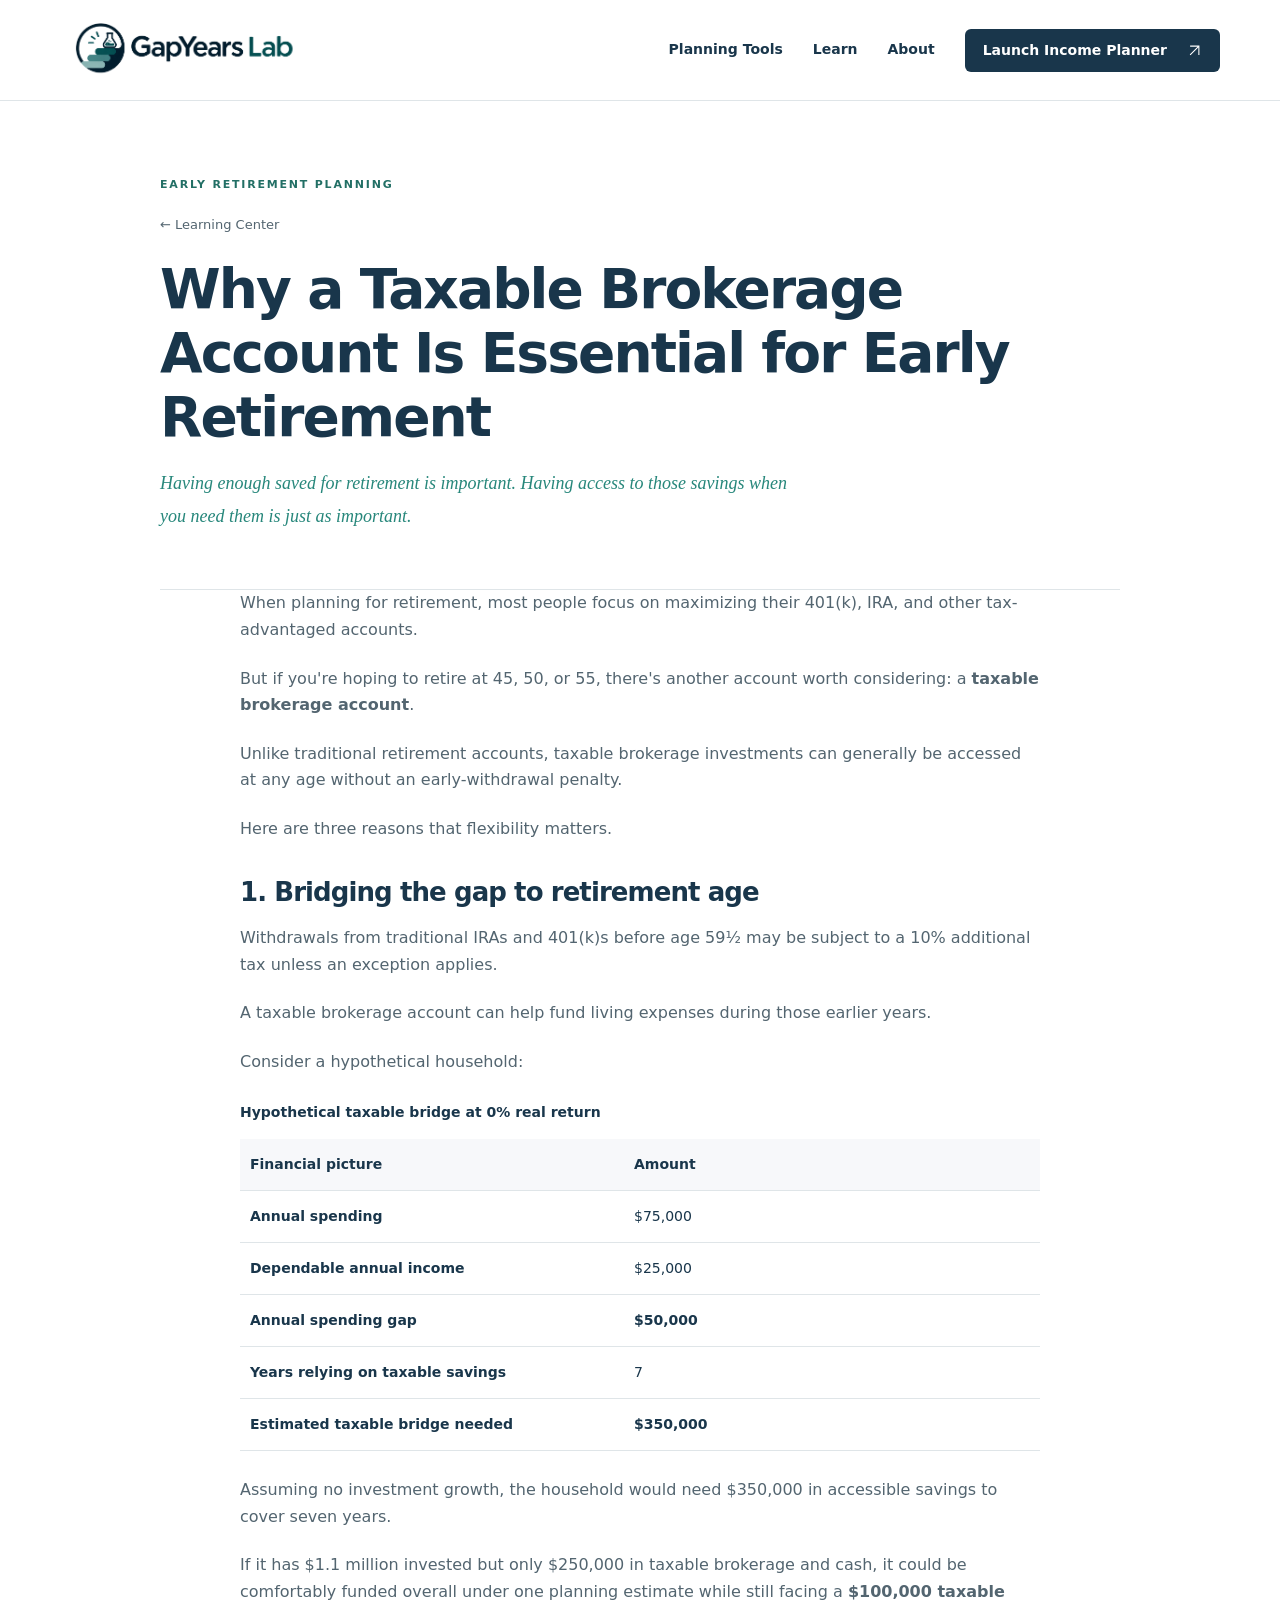
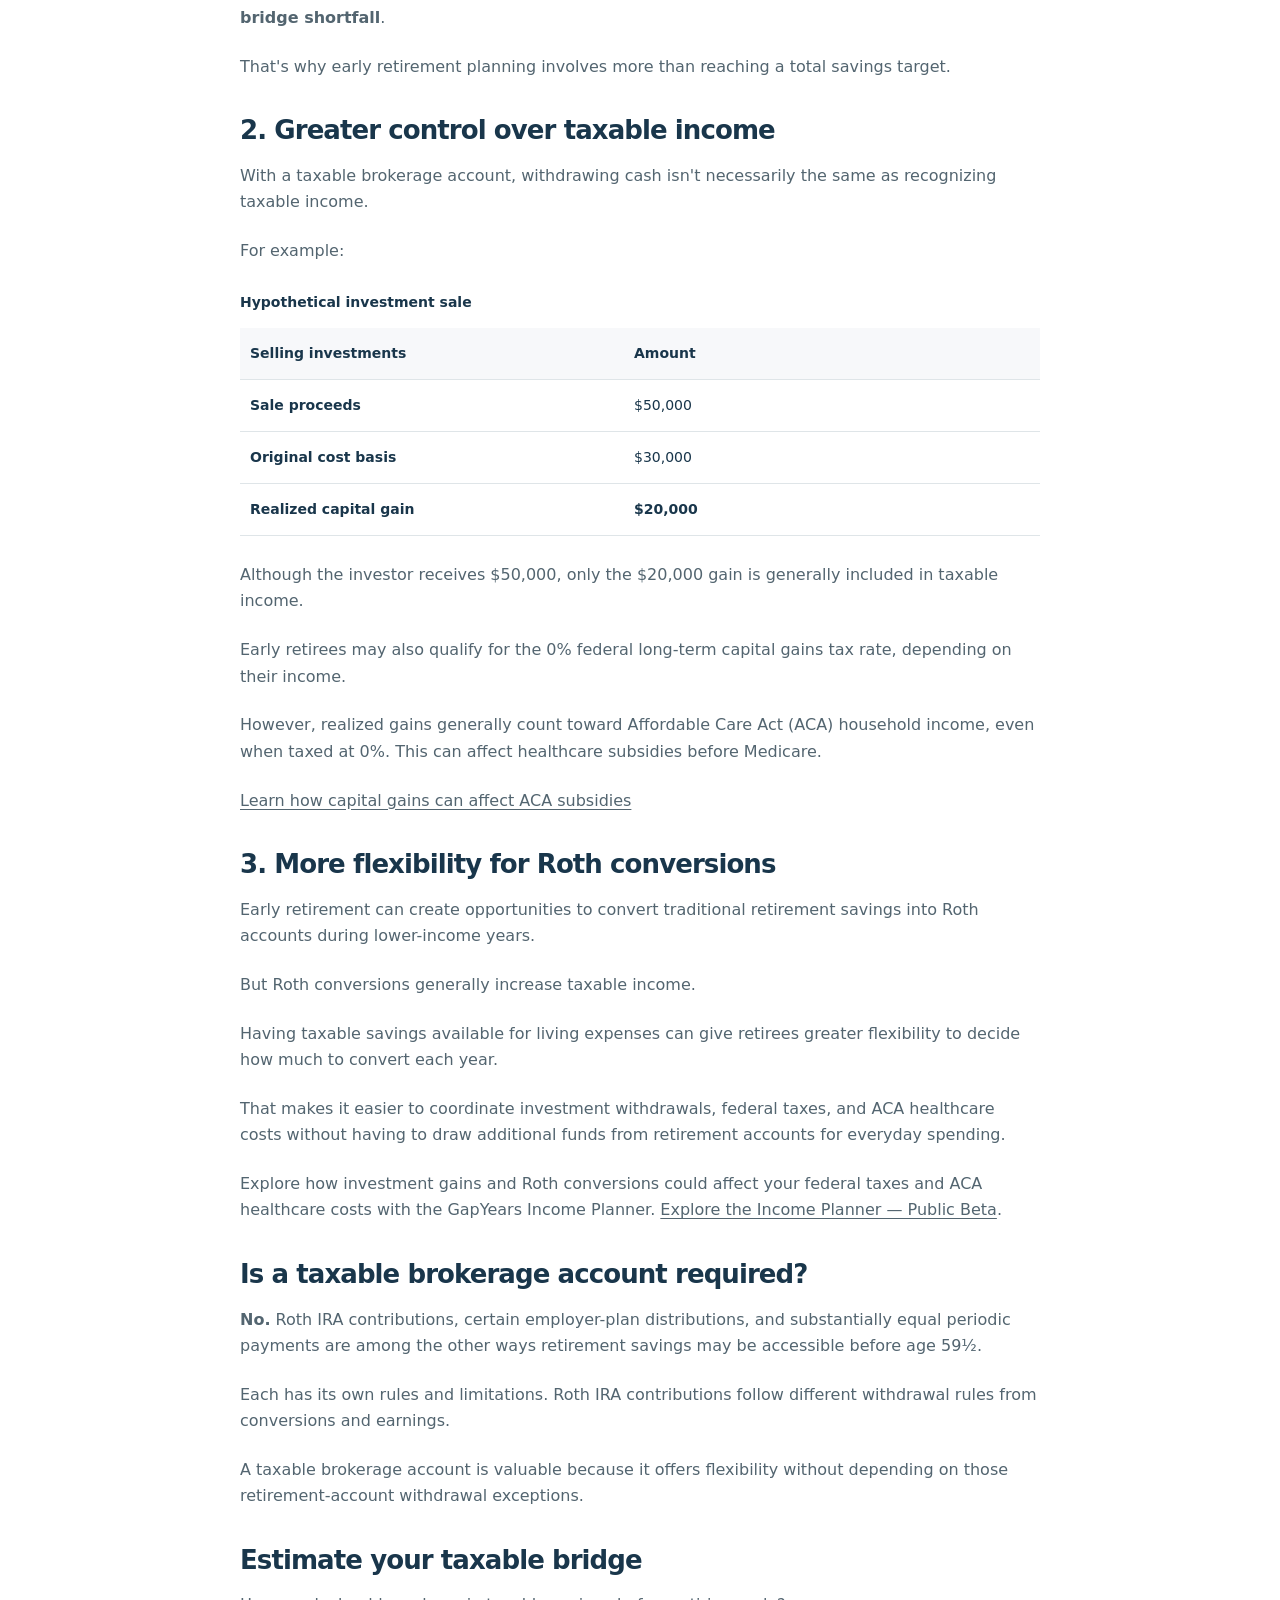
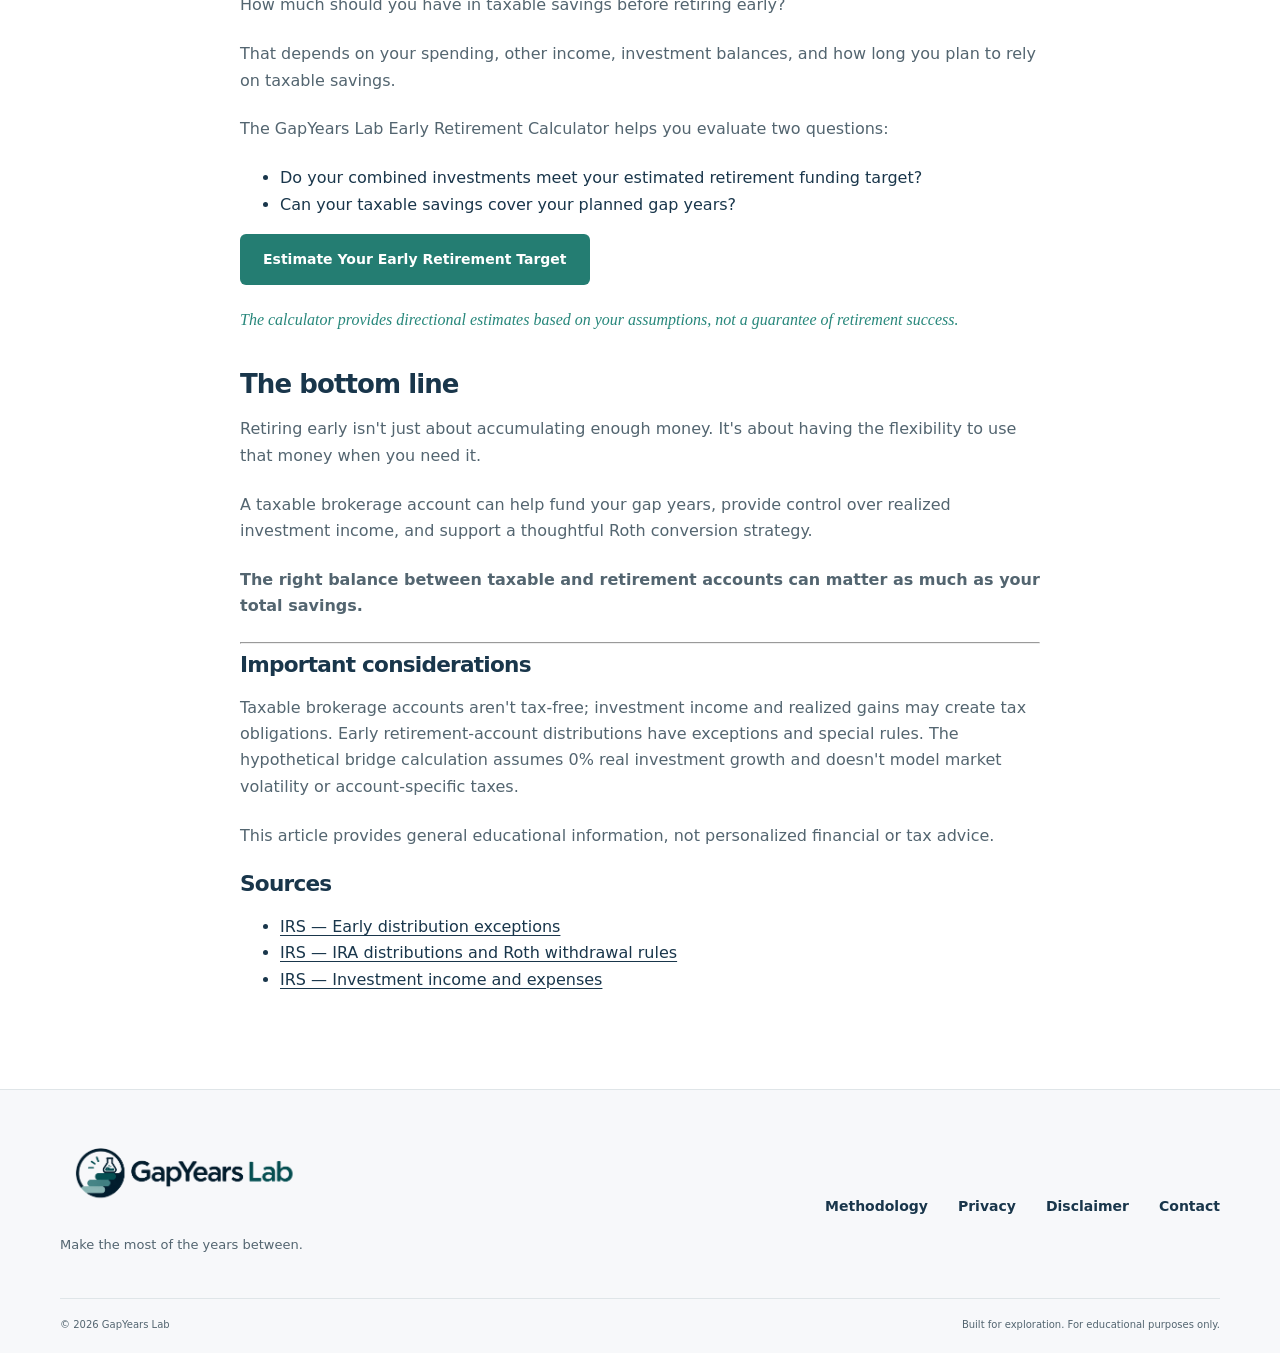
<file: learn/why-taxable-brokerage-matters-early-retirement/index.html>
<!doctype html>
<html lang="en">
<head>
<meta charset="utf-8">
<meta name="viewport" content="width=device-width, initial-scale=1">
<title>Why Taxable Brokerage Matters for Early Retirement | GapYears Lab</title>
<meta name="description" content="Learn why taxable brokerage savings can help fund early retirement, bridge the years before retirement-account withdrawals, and provide flexibility for tax planning.">
<link rel="canonical" href="https://gapyearslab.com/learn/why-taxable-brokerage-matters-early-retirement/">
<meta name="theme-color" content="#19364B">
<meta property="og:title" content="Why Taxable Brokerage Matters for Early Retirement | GapYears Lab">
<meta property="og:description" content="Learn why taxable brokerage savings can help fund early retirement, bridge the years before retirement-account withdrawals, and provide flexibility for tax planning.">
<meta property="og:type" content="article">
<meta property="og:url" content="https://gapyearslab.com/learn/why-taxable-brokerage-matters-early-retirement/">
<link rel="icon" href="/assets/branding/favicon.ico" sizes="any">
<link rel="icon" href="/assets/branding/favicon-16.png" type="image/png" sizes="16x16">
<link rel="icon" href="/assets/branding/favicon-32.png" type="image/png" sizes="32x32">
<link rel="icon" href="/assets/branding/favicon-48.png" type="image/png" sizes="48x48">
<link rel="apple-touch-icon" href="/assets/branding/icon-180.png" sizes="180x180">
<link rel="stylesheet" href="/assets/site.css">
<meta property="og:site_name" content="GapYears Lab">
<meta property="og:image" content="https://gapyearslab.com/assets/branding/logo-full.png">
<meta property="og:image:alt" content="GapYears Lab logo">
<meta name="twitter:card" content="summary">
<meta name="twitter:title" content="Why Taxable Brokerage Matters for Early Retirement | GapYears Lab">
<meta name="twitter:description" content="Learn why taxable brokerage savings can help fund early retirement, bridge the years before retirement-account withdrawals, and provide flexibility for tax planning.">
<meta name="twitter:image" content="https://gapyearslab.com/assets/branding/icon-512.png">
<meta name="twitter:image:alt" content="GapYears Lab icon">
</head>
<body>
<a class="skip" href="#main">Skip to content</a>
<header>
<div class="container nav">
<a class="brand" href="/" aria-label="GapYears Lab home">
<img class="brand-logo" src="/assets/branding/logo-full.png" width="2049" height="685" alt="GapYears Lab">
</a>
<nav aria-label="Main navigation">
<a href="/planning-tools/">Planning Tools</a>
<a href="/learn/">Learn</a>
<a href="/about/">About</a>
<a class="button small" href="https://app.gapyearslab.com">Launch Income Planner <span aria-hidden="true">
<svg class="arrow-icon" aria-hidden="true" viewBox="0 0 24 24" fill="none" stroke="currentColor" stroke-width="1.7">
<path d="M5 19 19 5M5 5h14v14"/>
</svg>
</span>
</a>
</nav>
</div>
</header>
<main id="main" tabindex="-1">
<article>
<header class="page-heading container article-heading">
<p class="eyebrow">EARLY RETIREMENT PLANNING</p>
<p class="article-back"><a href="/learn/">← Learning Center</a></p>
<h1>Why a Taxable Brokerage Account Is Essential for Early Retirement</h1>
<p class="lead"><em>Having enough saved for retirement is important. Having access to those savings when you need them is just as important.</em></p>
</header>
<div class="container content prose article-body">
<p>When planning for retirement, most people focus on maximizing their 401(k), IRA, and other tax-advantaged accounts.</p>
<p>But if you're hoping to retire at 45, 50, or 55, there's another account worth considering: a <strong>taxable brokerage account</strong>.</p>
<p>Unlike traditional retirement accounts, taxable brokerage investments can generally be accessed at any age without an early-withdrawal penalty.</p>
<p>Here are three reasons that flexibility matters.</p>
<h2>1. Bridging the gap to retirement age</h2>
<p>Withdrawals from traditional IRAs and 401(k)s before age 59½ may be subject to a 10% additional tax unless an exception applies.</p>
<p>A taxable brokerage account can help fund living expenses during those earlier years.</p>
<p>Consider a hypothetical household:</p>
<div class="article-table-wrap" role="region" aria-label="Hypothetical taxable bridge at 0% real return" tabindex="0"><table class="article-table"><caption>Hypothetical taxable bridge at 0% real return</caption><thead><tr><th scope="col">Financial picture</th><th scope="col">Amount</th></tr></thead><tbody>
<tr><th scope="row">Annual spending</th><td>$75,000</td></tr>
<tr><th scope="row">Dependable annual income</th><td>$25,000</td></tr>
<tr><th scope="row">Annual spending gap</th><td><strong>$50,000</strong></td></tr>
<tr><th scope="row">Years relying on taxable savings</th><td>7</td></tr>
<tr><th scope="row">Estimated taxable bridge needed</th><td><strong>$350,000</strong></td></tr>
</tbody></table></div>
<p>Assuming no investment growth, the household would need $350,000 in accessible savings to cover seven years.</p>
<p>If it has $1.1 million invested but only $250,000 in taxable brokerage and cash, it could be comfortably funded overall under one planning estimate while still facing a <strong>$100,000 taxable bridge shortfall</strong>.</p>
<p>That's why early retirement planning involves more than reaching a total savings target.</p>
<h2>2. Greater control over taxable income</h2>
<p>With a taxable brokerage account, withdrawing cash isn't necessarily the same as recognizing taxable income.</p>
<p>For example:</p>
<div class="article-table-wrap" role="region" aria-label="Hypothetical investment sale" tabindex="0"><table class="article-table"><caption>Hypothetical investment sale</caption><thead><tr><th scope="col">Selling investments</th><th scope="col">Amount</th></tr></thead><tbody>
<tr><th scope="row">Sale proceeds</th><td>$50,000</td></tr>
<tr><th scope="row">Original cost basis</th><td>$30,000</td></tr>
<tr><th scope="row">Realized capital gain</th><td><strong>$20,000</strong></td></tr>
</tbody></table></div>
<p>Although the investor receives $50,000, only the $20,000 gain is generally included in taxable income.</p>
<p>Early retirees may also qualify for the 0% federal long-term capital gains tax rate, depending on their income.</p>
<p>However, realized gains generally count toward Affordable Care Act (ACA) household income, even when taxed at 0%. This can affect healthcare subsidies before Medicare.</p>
<p><a href="/learn/zero-percent-capital-gains-aca-subsidy-cliff/">Learn how capital gains can affect ACA subsidies</a></p>
<h2>3. More flexibility for Roth conversions</h2>
<p>Early retirement can create opportunities to convert traditional retirement savings into Roth accounts during lower-income years.</p>
<p>But Roth conversions generally increase taxable income.</p>
<p>Having taxable savings available for living expenses can give retirees greater flexibility to decide how much to convert each year.</p>
<p>That makes it easier to coordinate investment withdrawals, federal taxes, and ACA healthcare costs without having to draw additional funds from retirement accounts for everyday spending.</p>
<p>Explore how investment gains and Roth conversions could affect your federal taxes and ACA healthcare costs with the GapYears Income Planner. <a href="https://app.gapyearslab.com/">Explore the Income Planner — Public Beta</a>.</p>
<h2>Is a taxable brokerage account required?</h2>
<p><strong>No.</strong> Roth IRA contributions, certain employer-plan distributions, and substantially equal periodic payments are among the other ways retirement savings may be accessible before age 59½.</p>
<p>Each has its own rules and limitations. Roth IRA contributions follow different withdrawal rules from conversions and earnings.</p>
<p>A taxable brokerage account is valuable because it offers flexibility without depending on those retirement-account withdrawal exceptions.</p>
<h2>Estimate your taxable bridge</h2>
<p>How much should you have in taxable savings before retiring early?</p>
<p>That depends on your spending, other income, investment balances, and how long you plan to rely on taxable savings.</p>
<p>The GapYears Lab Early Retirement Calculator helps you evaluate two questions:</p>
<ul>
<li>Do your combined investments meet your estimated retirement funding target?</li>
<li>Can your taxable savings cover your planned gap years?</li>
</ul>
<p><a class="button" href="/retirement-calculator/">Estimate Your Early Retirement Target</a></p>
<p><em>The calculator provides directional estimates based on your assumptions, not a guarantee of retirement success.</em></p>
<h2>The bottom line</h2>
<p>Retiring early isn't just about accumulating enough money. It's about having the flexibility to use that money when you need it.</p>
<p>A taxable brokerage account can help fund your gap years, provide control over realized investment income, and support a thoughtful Roth conversion strategy.</p>
<p><strong>The right balance between taxable and retirement accounts can matter as much as your total savings.</strong></p>
<hr>
<h3>Important considerations</h3>
<p>Taxable brokerage accounts aren't tax-free; investment income and realized gains may create tax obligations. Early retirement-account distributions have exceptions and special rules. The hypothetical bridge calculation assumes 0% real investment growth and doesn't model market volatility or account-specific taxes.</p>
<p>This article provides general educational information, not personalized financial or tax advice.</p>
<h3>Sources</h3>
<ul>
<li><a href="https://www.irs.gov/retirement-plans/plan-participant-employee/retirement-topics-exceptions-to-tax-on-early-distributions">IRS — Early distribution exceptions</a></li>
<li><a href="https://www.irs.gov/publications/p590b">IRS — IRA distributions and Roth withdrawal rules</a></li>
<li><a href="https://www.irs.gov/publications/p550">IRS — Investment income and expenses</a></li>
</ul>
</div>
</article>
</main>

<footer>
<div class="container">
<div class="footer-top">
<div>
<a class="brand" href="/" aria-label="GapYears Lab home">
<img class="brand-logo" src="/assets/branding/logo-full.png" width="2049" height="685" alt="GapYears Lab">
</a>
<p>Make the most of the years between.</p>
</div>
<nav aria-label="Footer navigation">
<a href="/methodology/">Methodology</a>
<a href="/privacy/">Privacy</a>
<a href="/disclaimer/">Disclaimer</a>
<a href="/contact/">Contact</a>
</nav>
</div>
<div class="footer-bottom">
<span>© 2026 GapYears Lab</span>
<span>Built for exploration. For educational purposes only.</span>
</div>
</div>
</footer>
<!-- Cloudflare Web Analytics -->
<script
  type="module"
  src="https://static.cloudflareinsights.com/beacon.min.js"
  data-cf-beacon='{"token": "2c066b4f0f454d73b66d63f1630e8c43"}'
>
</script>
<!-- End Cloudflare Web Analytics -->
</body>
</html>
</file>
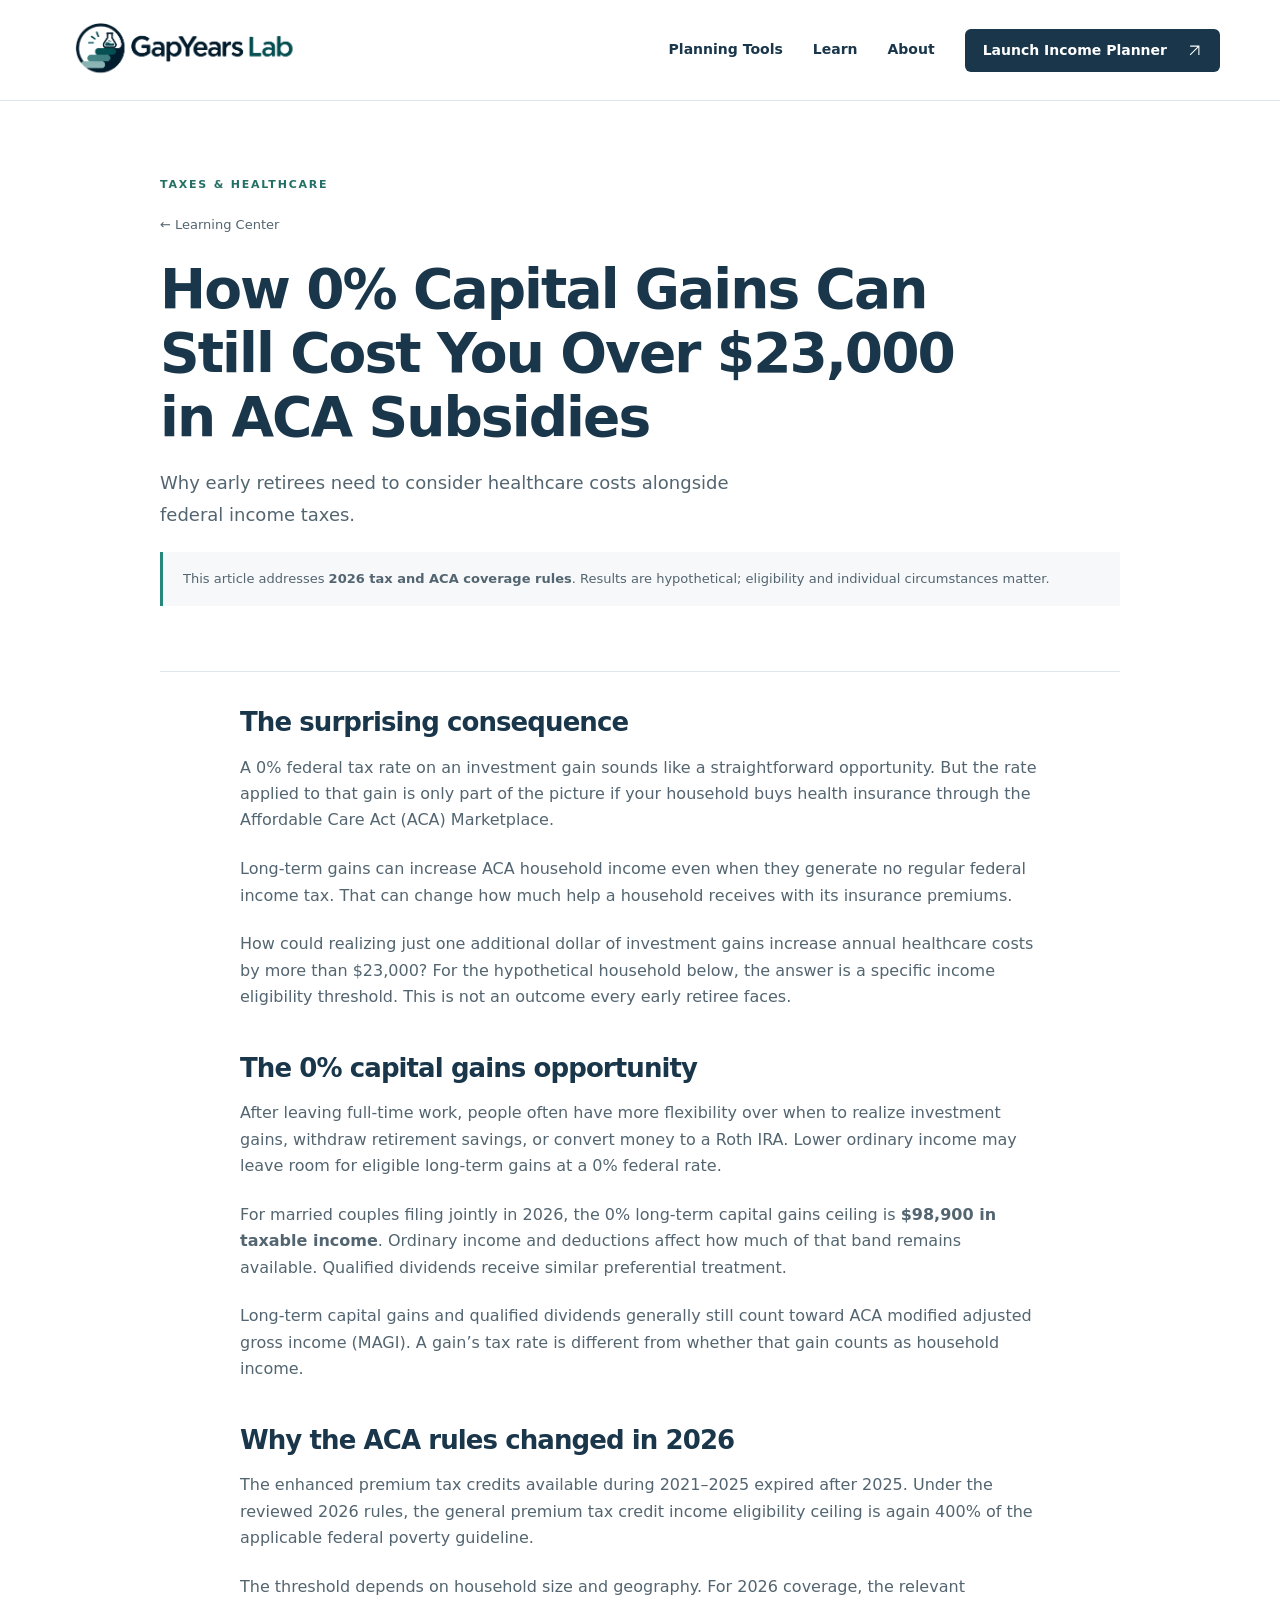
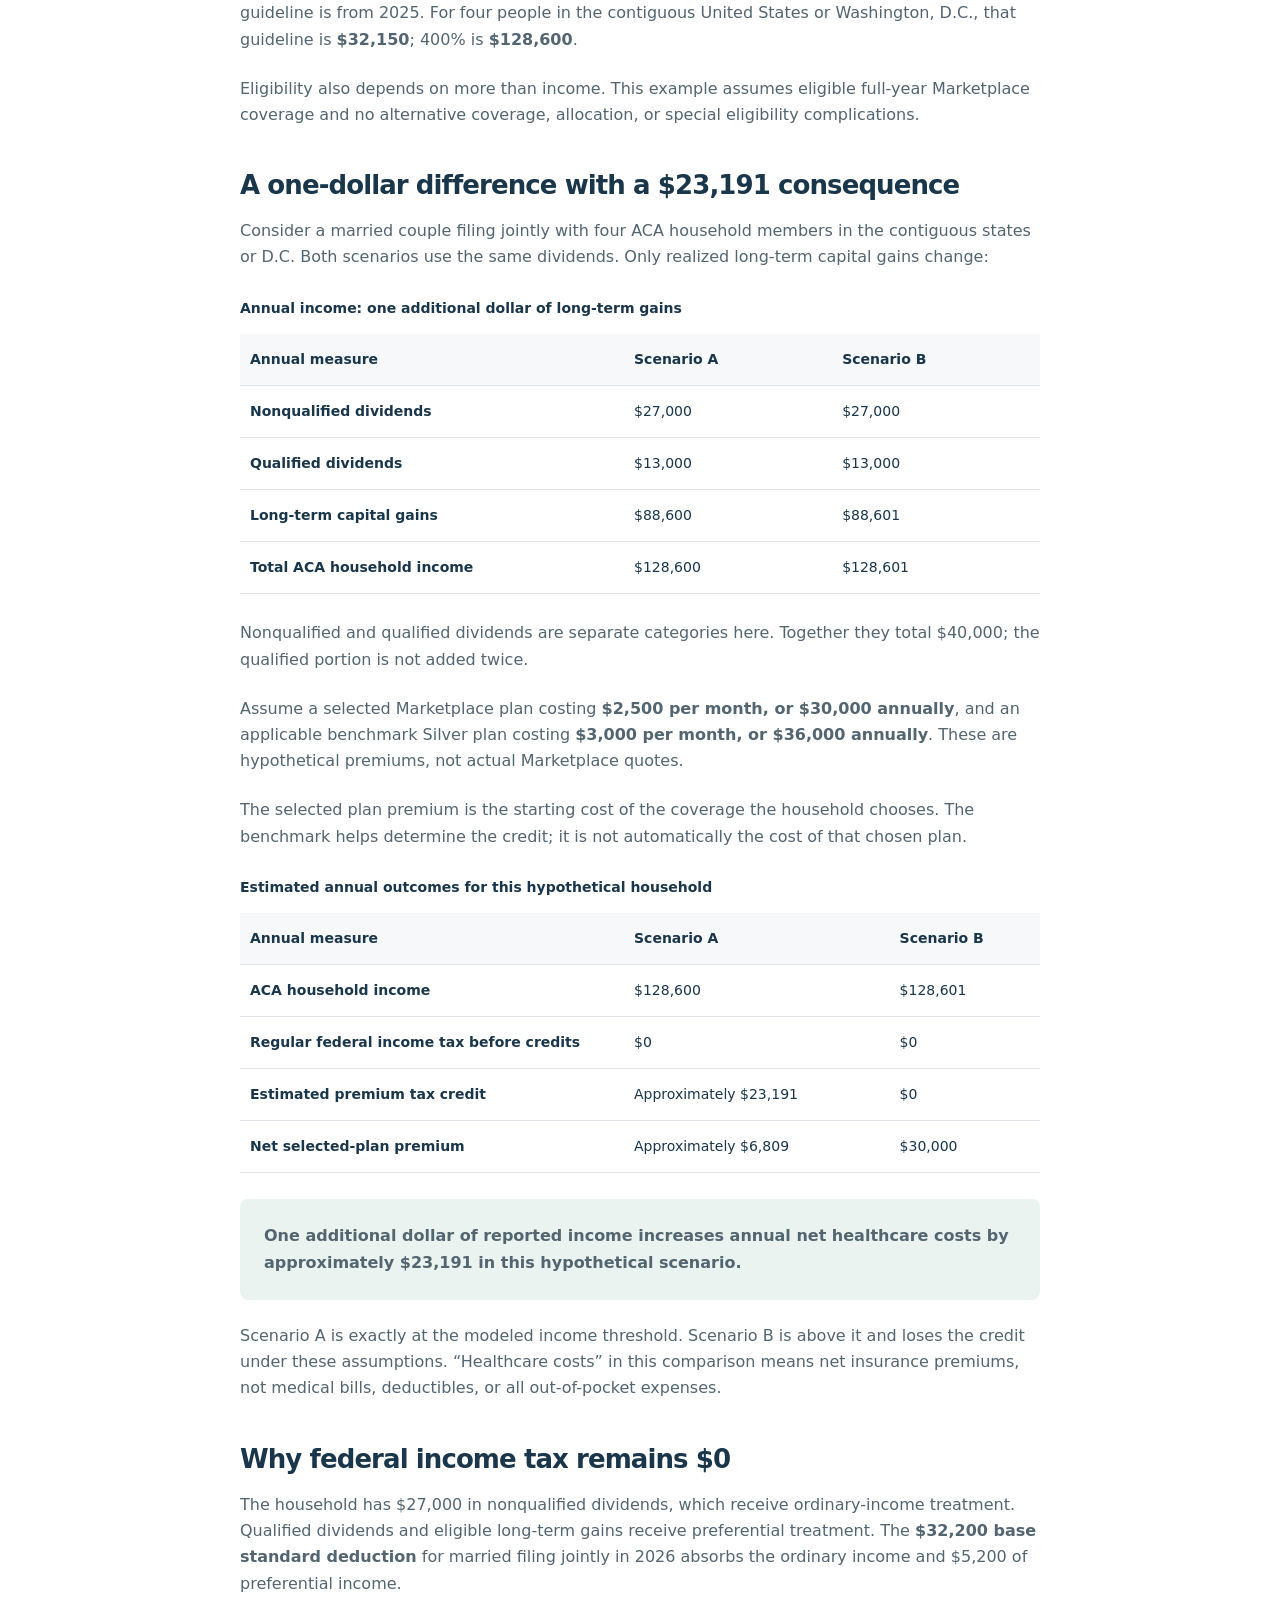
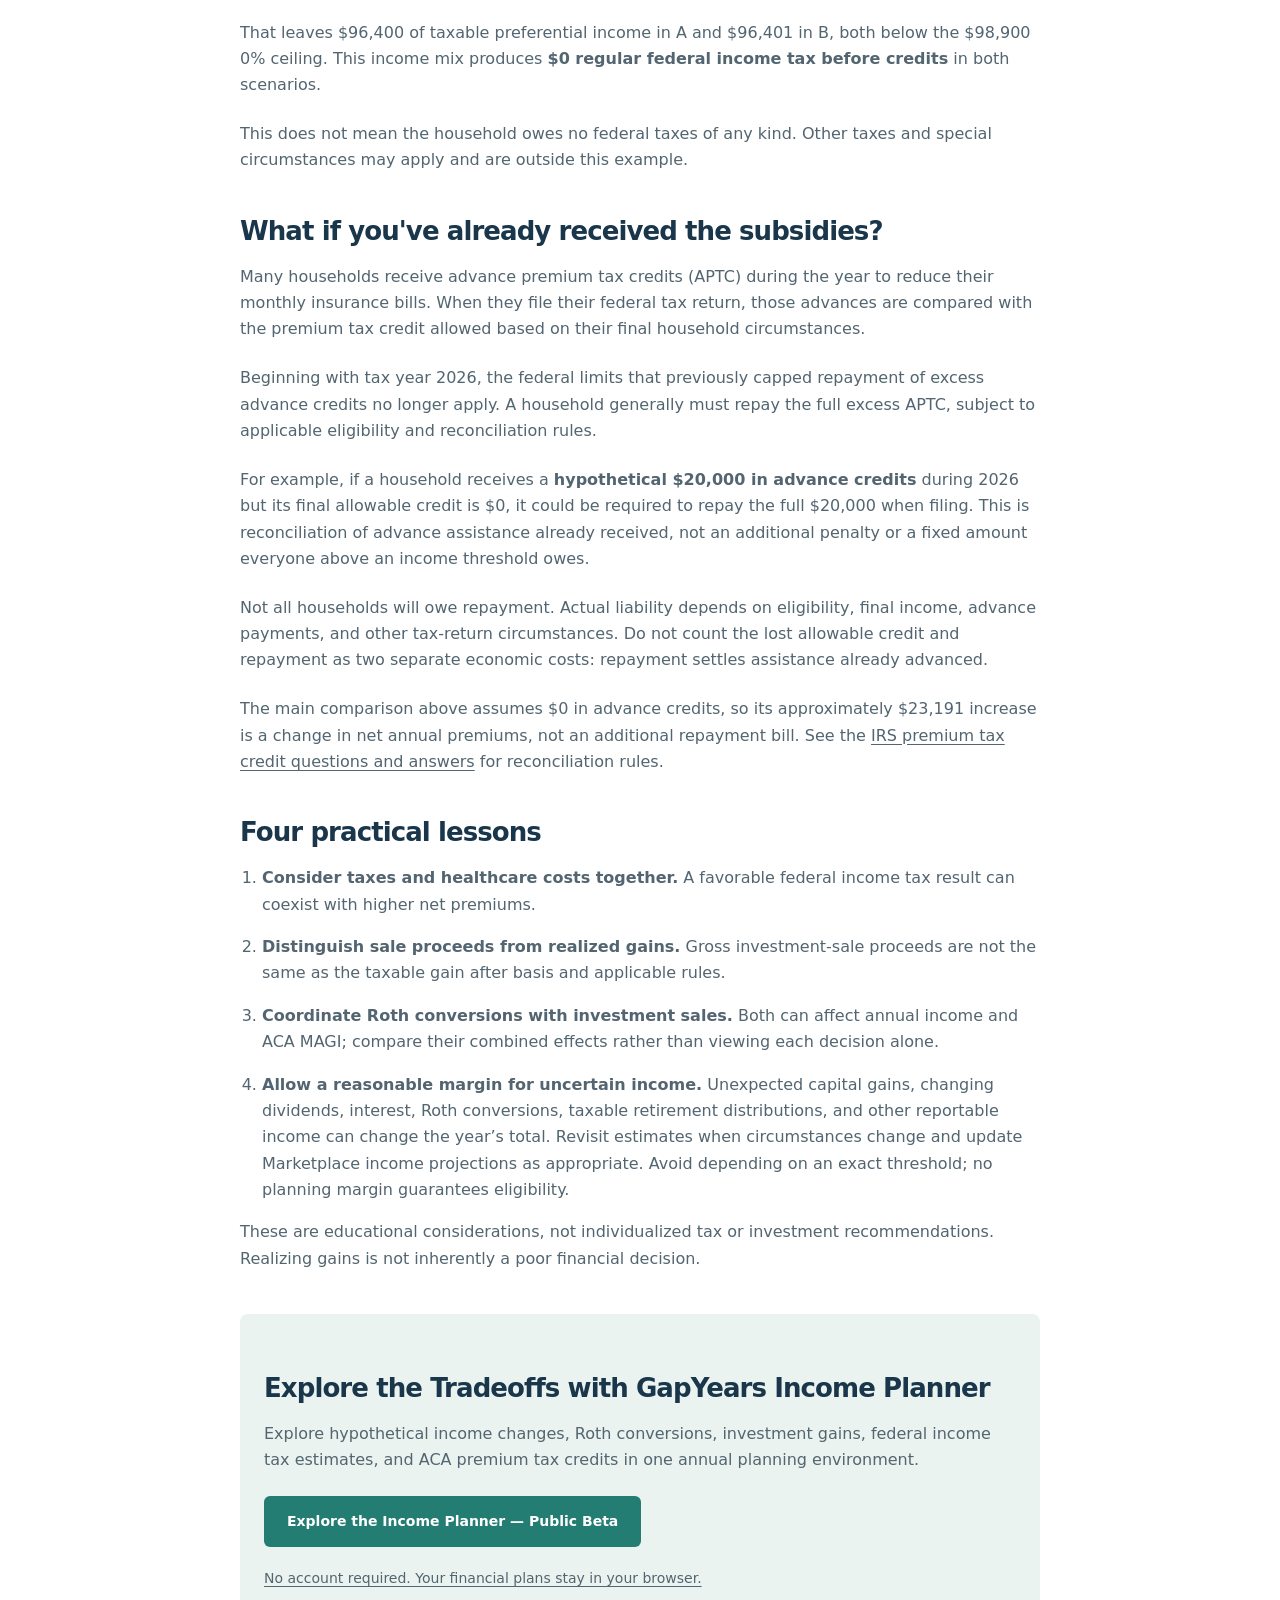
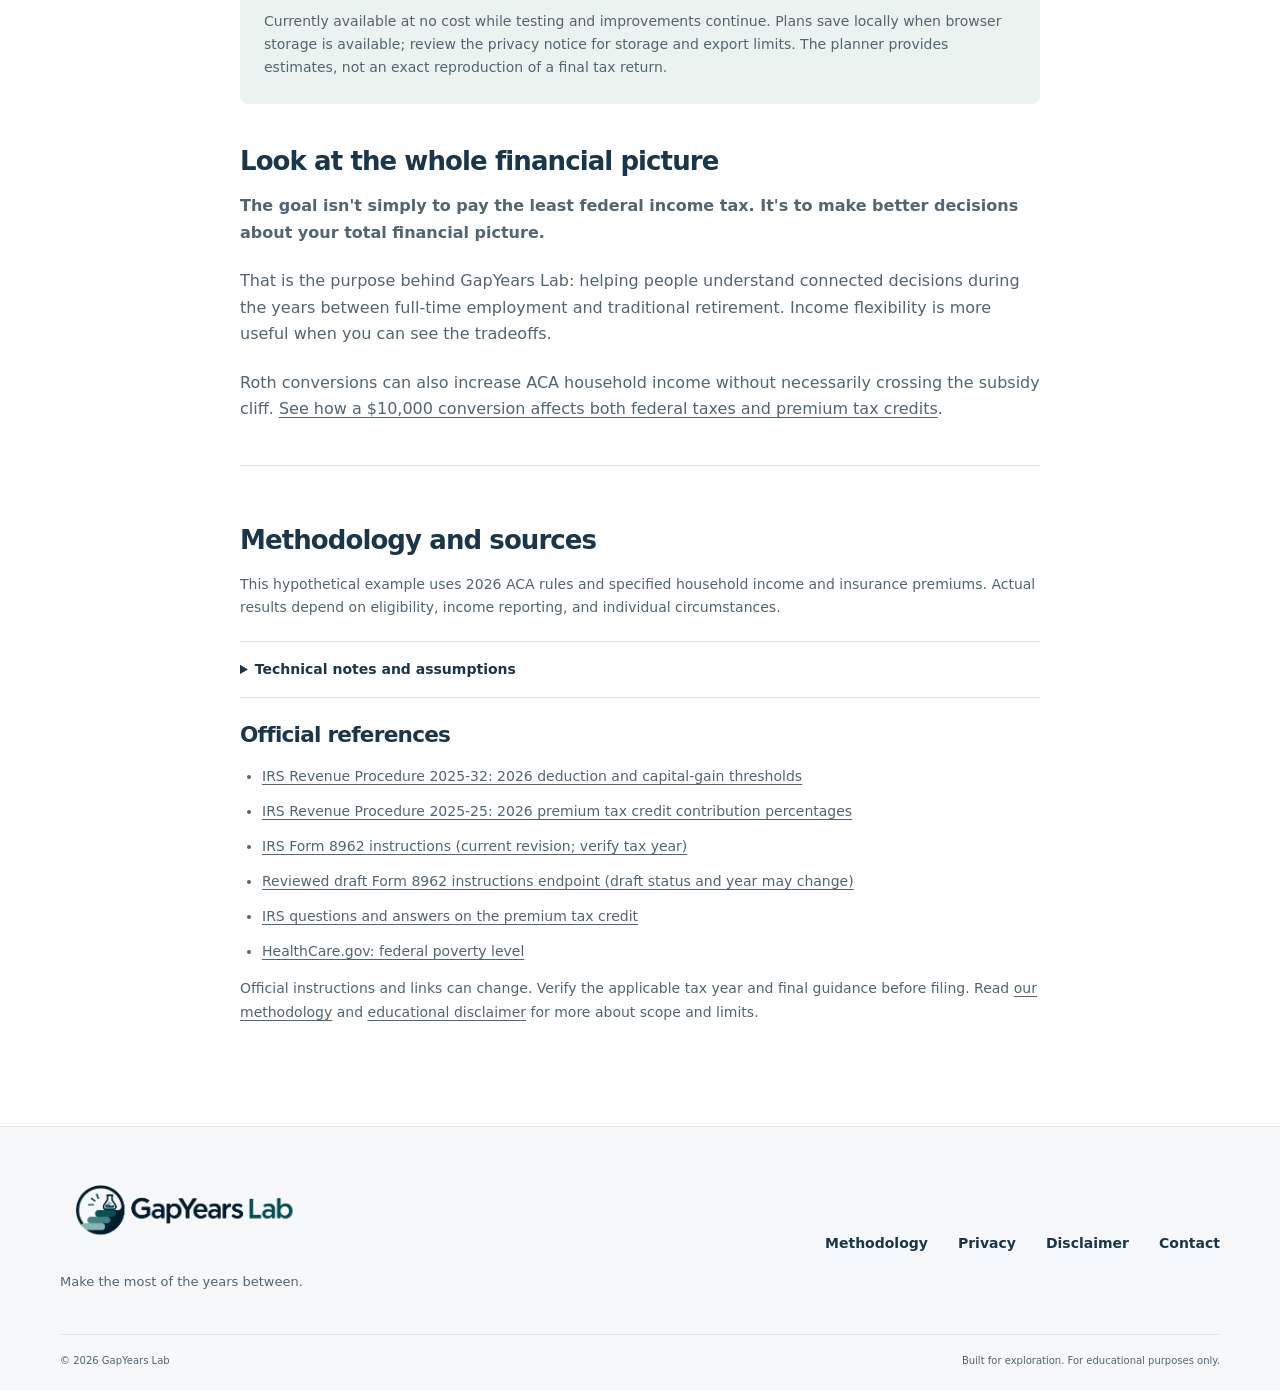
<file: learn/zero-percent-capital-gains-aca-subsidy-cliff/index.html>
<!doctype html>
<html lang="en">
<head>
<meta charset="utf-8">
<meta name="viewport" content="width=device-width, initial-scale=1">
<title>0% Capital Gains and the 2026 ACA Subsidy Cliff | GapYears Lab</title>
<meta name="description" content="See how one additional dollar of investment gains could cost a hypothetical early-retirement household over $23,000 in 2026 ACA subsidies.">
<link rel="canonical" href="https://gapyearslab.com/learn/zero-percent-capital-gains-aca-subsidy-cliff/">
<meta name="theme-color" content="#19364B">
<meta property="og:title" content="0% Capital Gains and the 2026 ACA Subsidy Cliff | GapYears Lab">
<meta property="og:description" content="See how one additional dollar of investment gains could cost a hypothetical early-retirement household over $23,000 in 2026 ACA subsidies.">
<meta property="og:type" content="article">
<meta property="og:url" content="https://gapyearslab.com/learn/zero-percent-capital-gains-aca-subsidy-cliff/">
<link rel="icon" href="/assets/branding/favicon.ico" sizes="any">
<link rel="icon" href="/assets/branding/favicon-16.png" type="image/png" sizes="16x16">
<link rel="icon" href="/assets/branding/favicon-32.png" type="image/png" sizes="32x32">
<link rel="icon" href="/assets/branding/favicon-48.png" type="image/png" sizes="48x48">
<link rel="apple-touch-icon" href="/assets/branding/icon-180.png" sizes="180x180">
<link rel="stylesheet" href="/assets/site.css">
<meta property="og:site_name" content="GapYears Lab">
<meta property="og:image" content="https://gapyearslab.com/assets/branding/logo-full.png">
<meta property="og:image:alt" content="GapYears Lab logo">
<meta name="twitter:card" content="summary">
<meta name="twitter:title" content="0% Capital Gains and the 2026 ACA Subsidy Cliff | GapYears Lab">
<meta name="twitter:description" content="See how one additional dollar of investment gains could cost a hypothetical early-retirement household over $23,000 in 2026 ACA subsidies.">
<meta name="twitter:image" content="https://gapyearslab.com/assets/branding/icon-512.png">
<meta name="twitter:image:alt" content="GapYears Lab icon">
</head>
<body>
<a class="skip" href="#main">Skip to content</a>
<header>
<div class="container nav">
<a class="brand" href="/" aria-label="GapYears Lab home">
<img class="brand-logo" src="/assets/branding/logo-full.png" width="2049" height="685" alt="GapYears Lab">
</a>
<nav aria-label="Main navigation">
<a href="/planning-tools/">Planning Tools</a>
<a href="/learn/">Learn</a>
<a href="/about/">About</a>
<a class="button small" href="https://app.gapyearslab.com">Launch Income Planner <span aria-hidden="true">
<svg class="arrow-icon" aria-hidden="true" viewBox="0 0 24 24" fill="none" stroke="currentColor" stroke-width="1.7">
<path d="M5 19 19 5M5 5h14v14"/>
</svg>
</span>
</a>
</nav>
</div>
</header>
<main id="main" tabindex="-1">
<article>
<header class="page-heading container article-heading">
<p class="eyebrow">TAXES &amp; HEALTHCARE</p>
<p class="article-back">
<a href="/learn/">← Learning Center</a>
</p>
<h1>How 0% Capital Gains Can Still Cost You Over $23,000 in ACA Subsidies</h1>
<p class="lead">Why early retirees need to consider healthcare costs alongside federal income taxes.</p>
<p class="year-notice">This article addresses <strong>2026 tax and ACA coverage rules</strong>. Results are hypothetical; eligibility and individual circumstances matter.</p>
</header>
<div class="container content prose article-body">
<section aria-labelledby="surprising-consequence">
<h2 id="surprising-consequence">The surprising consequence</h2>
<p>A 0% federal tax rate on an investment gain sounds like a straightforward opportunity. But the rate applied to that gain is only part of the picture if your household buys health insurance through the Affordable Care Act (ACA) Marketplace.</p>
<p>Long-term gains can increase ACA household income even when they generate no regular federal income tax. That can change how much help a household receives with its insurance premiums.</p>
<p>How could realizing just one additional dollar of investment gains increase annual healthcare costs by more than $23,000? For the hypothetical household below, the answer is a specific income eligibility threshold. This is not an outcome every early retiree faces.</p>
</section>
<section aria-labelledby="zero-rate">
<h2 id="zero-rate">The 0% capital gains opportunity</h2>
<p>After leaving full-time work, people often have more flexibility over when to realize investment gains, withdraw retirement savings, or convert money to a Roth IRA. Lower ordinary income may leave room for eligible long-term gains at a 0% federal rate.</p>
<p>For married couples filing jointly in 2026, the 0% long-term capital gains ceiling is <strong>$98,900 in taxable income</strong>. Ordinary income and deductions affect how much of that band remains available. Qualified dividends receive similar preferential treatment.</p>
<p>Long-term capital gains and qualified dividends generally still count toward ACA modified adjusted gross income (MAGI). A gain’s tax rate is different from whether that gain counts as household income.</p>
</section>
<section aria-labelledby="rules-2026">
<h2 id="rules-2026">Why the ACA rules changed in 2026</h2>
<p>The enhanced premium tax credits available during 2021–2025 expired after 2025. Under the reviewed 2026 rules, the general premium tax credit income eligibility ceiling is again 400% of the applicable federal poverty guideline.</p>
<p>The threshold depends on household size and geography. For 2026 coverage, the relevant guideline is from 2025. For four people in the contiguous United States or Washington, D.C., that guideline is <strong>$32,150</strong>; 400% is <strong>$128,600</strong>.</p>
<p>Eligibility also depends on more than income. This example assumes eligible full-year Marketplace coverage and no alternative coverage, allocation, or special eligibility complications.</p>
</section>
<section aria-labelledby="one-dollar">
<h2 id="one-dollar">A one-dollar difference with a $23,191 consequence</h2>
<p>Consider a married couple filing jointly with four ACA household members in the contiguous states or D.C. Both scenarios use the same dividends. Only realized long-term capital gains change:</p>
<div class="article-table-wrap" role="region" aria-label="Annual income: one additional dollar of long-term gains" tabindex="0">
<table class="article-table">
<caption>Annual income: one additional dollar of long-term gains</caption>
<thead>
<tr>
<th scope="col">Annual measure</th>
<th scope="col">Scenario A</th>
<th scope="col">Scenario B</th>
</tr>
</thead>
<tbody>
<tr data-reference="income.nonQualifiedDividends">
<th scope="row">Nonqualified dividends</th>
<td>$27,000</td>
<td>$27,000</td>
</tr>
<tr data-reference="income.qualifiedDividends">
<th scope="row">Qualified dividends</th>
<td>$13,000</td>
<td>$13,000</td>
</tr>
<tr data-reference="income.longTermGains">
<th scope="row">Long-term capital gains</th>
<td>$88,600</td>
<td>$88,601</td>
</tr>
<tr data-reference="filing.magi">
<th scope="row">Total ACA household income</th>
<td>$128,600</td>
<td>$128,601</td>
</tr>
</tbody>
</table>
</div>
<p>Nonqualified and qualified dividends are separate categories here. Together they total $40,000; the qualified portion is not added twice.</p>
<p>Assume a selected Marketplace plan costing <strong>$2,500 per month, or $30,000 annually</strong>, and an applicable benchmark Silver plan costing <strong>$3,000 per month, or $36,000 annually</strong>. These are hypothetical premiums, not actual Marketplace quotes.</p>
<p>The selected plan premium is the starting cost of the coverage the household chooses. The benchmark helps determine the credit; it is not automatically the cost of that chosen plan.</p>
<div class="article-table-wrap" role="region" aria-label="Estimated annual outcomes for this hypothetical household" tabindex="0">
<table class="article-table">
<caption>Estimated annual outcomes for this hypothetical household</caption>
<thead>
<tr>
<th scope="col">Annual measure</th>
<th scope="col">Scenario A</th>
<th scope="col">Scenario B</th>
</tr>
</thead>
<tbody>
<tr data-reference="filing.magi">
<th scope="row">ACA household income</th>
<td>$128,600</td>
<td>$128,601</td>
</tr>
<tr data-reference="filing.federalTax">
<th scope="row">Regular federal income tax before credits</th>
<td>$0</td>
<td>$0</td>
</tr>
<tr data-reference="filing.ptc">
<th scope="row">Estimated premium tax credit</th>
<td>Approximately $23,191</td>
<td>$0</td>
</tr>
<tr data-reference="filing.netPremium">
<th scope="row">Net selected-plan premium</th>
<td>Approximately $6,809</td>
<td>$30,000</td>
</tr>
</tbody>
</table>
</div>
<p class="article-takeaway">
<strong>One additional dollar of reported income increases annual net healthcare costs by approximately $23,191 in this hypothetical scenario.</strong>
</p>
<p>Scenario A is exactly at the modeled income threshold. Scenario B is above it and loses the credit under these assumptions. “Healthcare costs” in this comparison means net insurance premiums, not medical bills, deductibles, or all out-of-pocket expenses.</p>
</section>
<section aria-labelledby="tax-zero">
<h2 id="tax-zero">Why federal income tax remains $0</h2>
<p>The household has $27,000 in nonqualified dividends, which receive ordinary-income treatment. Qualified dividends and eligible long-term gains receive preferential treatment. The <strong>$32,200 base standard deduction</strong> for married filing jointly in 2026 absorbs the ordinary income and $5,200 of preferential income.</p>
<p>That leaves $96,400 of taxable preferential income in A and $96,401 in B, both below the $98,900 0% ceiling. This income mix produces <strong>$0 regular federal income tax before credits</strong> in both scenarios.</p>
<p>This does not mean the household owes no federal taxes of any kind. Other taxes and special circumstances may apply and are outside this example.</p>
</section>
<section aria-labelledby="advance-credits"><h2 id="advance-credits">What if you've already received the subsidies?</h2>
<p>Many households receive advance premium tax credits (APTC) during the year to reduce their monthly insurance bills. When they file their federal tax return, those advances are compared with the premium tax credit allowed based on their final household circumstances.</p>
<p>Beginning with tax year 2026, the federal limits that previously capped repayment of excess advance credits no longer apply. A household generally must repay the full excess APTC, subject to applicable eligibility and reconciliation rules.</p>
<p>For example, if a household receives a <strong>hypothetical $20,000 in advance credits</strong> during 2026 but its final allowable credit is $0, it could be required to repay the full $20,000 when filing. This is reconciliation of advance assistance already received, not an additional penalty or a fixed amount everyone above an income threshold owes.</p>
<p>Not all households will owe repayment. Actual liability depends on eligibility, final income, advance payments, and other tax-return circumstances. Do not count the lost allowable credit and repayment as two separate economic costs: repayment settles assistance already advanced.</p>
<p>The main comparison above assumes $0 in advance credits, so its approximately $23,191 increase is a change in net annual premiums, not an additional repayment bill. See the <a href="https://www.irs.gov/affordable-care-act/individuals-and-families/questions-and-answers-on-the-premium-tax-credit">IRS premium tax credit questions and answers</a> for reconciliation rules.</p></section>
<section aria-labelledby="lessons">
<h2 id="lessons">Four practical lessons</h2>
<ol class="article-lessons">
<li>
<strong>Consider taxes and healthcare costs together.</strong> A favorable federal income tax result can coexist with higher net premiums.</li>
<li>
<strong>Distinguish sale proceeds from realized gains.</strong> Gross investment-sale proceeds are not the same as the taxable gain after basis and applicable rules.</li>
<li>
<strong>Coordinate Roth conversions with investment sales.</strong> Both can affect annual income and ACA MAGI; compare their combined effects rather than viewing each decision alone.</li>
<li>
<strong>Allow a reasonable margin for uncertain income.</strong> Unexpected capital gains, changing dividends, interest, Roth conversions, taxable retirement distributions, and other reportable income can change the year’s total. Revisit estimates when circumstances change and update Marketplace income projections as appropriate. Avoid depending on an exact threshold; no planning margin guarantees eligibility.</li>
</ol>
<p>These are educational considerations, not individualized tax or investment recommendations. Realizing gains is not inherently a poor financial decision.</p>
</section>
<section class="article-cta" aria-labelledby="try-planner">
<h2 id="try-planner">Explore the Tradeoffs with GapYears Income Planner</h2>
<p>Explore hypothetical income changes, Roth conversions, investment gains, federal income tax estimates, and ACA premium tax credits in one annual planning environment.</p>
<a class="button" href="https://app.gapyearslab.com/">Explore the Income Planner — Public Beta</a>
<p class="scope-note">
<a href="/privacy/">No account required. Your financial plans stay in your browser.</a>
</p>
<p class="scope-note">Currently available at no cost while testing and improvements continue. Plans save locally when browser storage is available; review the privacy notice for storage and export limits. The planner provides estimates, not an exact reproduction of a final tax return.</p>
</section>
<section aria-labelledby="takeaway">
<h2 id="takeaway">Look at the whole financial picture</h2>
<p>
<strong>The goal isn't simply to pay the least federal income tax. It's to make better decisions about your total financial picture.</strong>
</p>
<p>That is the purpose behind GapYears Lab: helping people understand connected decisions during the years between full-time employment and traditional retirement. Income flexibility is more useful when you can see the tradeoffs.</p>
<p>Roth conversions can also increase ACA household income without necessarily crossing the subsidy cliff. <a href="/learn/roth-conversion-aca-subsidy-cost/">See how a $10,000 conversion affects both federal taxes and premium tax credits</a>.</p>
</section>
<section class="article-sources" aria-labelledby="sources"><h2 id="sources">Methodology and sources</h2>
<p>This hypothetical example uses 2026 ACA rules and specified household income and insurance premiums. Actual results depend on eligibility, income reporting, and individual circumstances.</p>
<details class="scenario-assumptions"><summary>Technical notes and assumptions</summary>
<ul><li>Tax and coverage year 2026; married filing jointly; four ACA household members; contiguous United States/DC. The 2025 poverty guideline is $32,150, producing a $128,600 threshold for 2026 coverage.</li><li>The base standard deduction is $32,200, with no additional age/blindness deductions or itemization. Nonqualified dividends of $27,000 and qualified dividends of $13,000 are disjoint. Long-term gains are $88,600 or $88,601; they are realized gains, not gross proceeds.</li><li>On Form 1040, line 3b includes all ordinary dividends, including the qualified portion. These inputs mean $40,000 on line 3b and $13,000 identified on line 3a as a subset, not added again.</li><li>Hypothetical selected-plan premiums are $2,500 monthly and applicable benchmark Silver premiums are $3,000 monthly, unchanged for full-year qualifying coverage. All selected premiums are paid, eligibility assumptions are satisfied, and no alternative coverage, allocation, or special eligibility complications apply.</li><li>No other income, adjustments, MAGI addbacks, capital losses, or carryforwards. Advance credits are explicitly $0 in each month for the main example; the $20,000 repayment illustration is separate.</li><li>Regular federal income tax is before credits. State/local, payroll/self-employment, NIIT, AMT, other credits, and unsupported treatments are excluded. This is not complete tax-return preparation or a full insurance eligibility determination.</li></ul>
<section aria-labelledby="rounding">
<h3 id="rounding">A note about tax-return rounding</h3>
<p>The Income Planner preserves cents and uses continuous mathematical estimates. At Scenario A, it produces <strong data-planning="ptc">$23,191.44</strong> in planning premium tax credit and <strong data-planning="netPremium">$6,808.56</strong> in net annual premiums.</p>
<p>Under the reviewed <strong>draft 2026 annual-line Form 8962 filing method</strong>, the corresponding values are $23,191 and $6,809. The prominent whole-dollar figures above match that reviewed annual filing comparator and the planning amounts rounded for article presentation.</p>
<p>Tax returns may use consistent whole-dollar reporting conventions. Amounts combined on one reporting line are added before rounding the total. A one-cent change in raw income does not necessarily change reported whole-dollar income, and different sources can belong on different lines.</p>
<p>Federal tax returns may use whole-dollar reporting conventions, which can affect results near an eligibility threshold. Rounding is not a strategy for bypassing eligibility rules, and the annual and monthly filing paths are not interchangeable choices for maximizing a credit.</p>
<p>
<strong>The reviewed 2026 Form 8962 instructions were draft, not for filing.</strong> Actual reconciliation depends on final IRS instructions, Form 1095-A records, eligibility, and household circumstances. This article does not claim final 2026 return accuracy.</p>
</section>

<p>The reviewed 2026 Form 8962 instructions were a draft dated October 20, 2026. Earlier final 2025 instructions support reporting structure only; their enhanced credit percentages and repayment-limit tables are not applied to 2026. Recheck final-year guidance before filing.</p></details>
<h3>Official references</h3>
<ul class="source-links">
<li>
<a href="https://www.irs.gov/pub/irs-drop/rp-25-32.pdf">IRS Revenue Procedure 2025-32: 2026 deduction and capital-gain thresholds</a>
</li>
<li>
<a href="https://www.irs.gov/irb/2025-32_IRB">IRS Revenue Procedure 2025-25: 2026 premium tax credit contribution percentages</a>
</li>
<li>
<a href="https://www.irs.gov/instructions/i8962">IRS Form 8962 instructions (current revision; verify tax year)</a>
</li>
<li>
<a href="https://www.irs.gov/pub/irs-dft/i8962--dft.pdf">Reviewed draft Form 8962 instructions endpoint (draft status and year may change)</a>
</li>
<li>
<a href="https://www.irs.gov/affordable-care-act/individuals-and-families/questions-and-answers-on-the-premium-tax-credit">IRS questions and answers on the premium tax credit</a>
</li>
<li>
<a href="https://www.healthcare.gov/glossary/federal-poverty-level-FPL/">HealthCare.gov: federal poverty level</a>
</li>
</ul>
<p>Official instructions and links can change. Verify the applicable tax year and final guidance before filing. Read <a href="/methodology/">our methodology</a> and <a href="/disclaimer/">educational disclaimer</a> for more about scope and limits.</p>
</section>
</div>
</article>
</main>
<footer>
<div class="container">
<div class="footer-top">
<div>
<a class="brand" href="/" aria-label="GapYears Lab home">
<img class="brand-logo" src="/assets/branding/logo-full.png" width="2049" height="685" alt="GapYears Lab">
</a>
<p>Make the most of the years between.</p>
</div>
<nav aria-label="Footer navigation">
<a href="/methodology/">Methodology</a>
<a href="/privacy/">Privacy</a>
<a href="/disclaimer/">Disclaimer</a>
<a href="/contact/">Contact</a>
</nav>
</div>
<div class="footer-bottom">
<span>© 2026 GapYears Lab</span>
<span>Built for exploration. For educational purposes only.</span>
</div>
</div>
</footer>
<!-- Cloudflare Web Analytics -->
<script
  type="module"
  src="https://static.cloudflareinsights.com/beacon.min.js"
  data-cf-beacon='{"token": "2c066b4f0f454d73b66d63f1630e8c43"}'
>
</script>
<!-- End Cloudflare Web Analytics -->
</body>
</html>
</file>
<file: assets/site.css>
:root {
  --navy:#19364B;
  --teal:#27877B;
  --muted:#536570;
  --off:#F7F8FA;
  --line:#dfe5e8
}
* {
  box-sizing:border-box
}
html {
  scroll-behavior:smooth;
  scroll-padding-top:24px
}
body {
  margin:0;
  color:var(--navy);
  font:16px/1.65 system-ui,-apple-system,BlinkMacSystemFont,"Segoe UI",sans-serif
}
a {
  color:inherit;
  text-decoration:none
}
a:hover {
  text-decoration:underline;
  text-underline-offset:5px
}
a:focus-visible {
  outline:3px solid var(--teal);
  outline-offset:5px
}
p {
  color:var(--muted);
  margin:0 0 1.4rem
}
h1,h2,h3 {
  line-height:1.16;
  letter-spacing:-.035em;
  margin:0 0 1.1rem
}
h1 {
  font-size:clamp(2.8rem,5.1vw,4.7rem);
  font-weight:650
}
h2 {
  font-size:clamp(2rem,3vw,2.75rem);
  font-weight:620
}
h3 {
  font-size:1.35rem;
  font-weight:620
}
.container {
  width:min(1160px,calc(100% - 64px));
  margin-inline:auto
}
.skip {
  position:absolute;
  top:-100px;
  background:var(--navy);
  color:white;
  padding:12px;
  z-index:10
}
.skip:focus {
  top:0
}
header {
  border-bottom:1px solid var(--line)
}
.nav {
  min-height:100px;
  display:flex;
  align-items:center;
  justify-content:space-between;
  gap:24px
}
.brand {
  display: inline-flex;
  align-items: center;
  flex-shrink: 0;
}
.brand-logo {
  display: block;
  width: 240px;
  max-width: 100%;
  height: auto;
}
nav {
  display:flex;
  align-items:center;
  gap:30px;
  font-size:14px;
  font-weight:550
}
nav [aria-current] {
  text-decoration:underline;
  text-underline-offset:7px
}
.button {
  display:inline-flex;
  justify-content:center;
  align-items:center;
  gap:20px;
  background:var(--teal);
  color:white;
  border-radius:6px;
  padding:15px 23px;
  font-size:14px;
  font-weight:650;
  line-height:1.5
}
.button:hover {
  background:#1f6c62;
  text-decoration:none
}
.button.small {
  padding:11px 18px;
  background:var(--navy)
}
.eyebrow {
  font-size:11px;
  letter-spacing:1.8px;
  font-weight:750;
  color:var(--teal);
  margin-bottom:20px
}
.hero {
  padding-block:84px 75px;
  display:grid;
  grid-template-columns:1.25fr 1fr;
  gap:58px;
  align-items:center
}
.hero h1 {
  font-size:clamp(2.7rem,4.5vw,4rem)
}
em {
  font-family:Georgia,serif;
  font-weight:400;
  color:var(--teal)
}
.lead {
  font-size:18px;
  line-height:1.75;
  max-width:630px
}
.actions {
  display:flex;
  align-items:center;
  gap:25px;
  margin-top:30px
}
.text-link {
  font-size:14px;
  font-weight:650
}
.hero-note {
  font-size:12px;
  margin-top:18px
}
.status-dot {
  display:inline-block;
  width:6px;
  height:6px;
  background:var(--teal);
  border-radius:50%;
  margin-right:6px
}
.hero-art {
  position:relative;
  min-height:365px;
  background:#eef3f1;
  border-radius:100px 12px 12px 12px;
  overflow:hidden;
  padding:30px
}
.orbit {
  width:360px;
  height:360px;
  border:1px solid #ccdbd6;
  border-radius:50%;
  position:absolute;
  left:90px;
  top:85px;
  box-shadow:0 0 0 38px #e8efec,0 0 0 39px #d7e2dd
}
.art-label {
  font-size:9px;
  letter-spacing:2px;
  position:relative;
  display:block;
  text-align:right
}
.step {
  position:absolute;
  background:white;
  border:1px solid #d6e3de;
  border-radius:8px;
  padding:19px 22px;
  box-shadow:0 7px 15px #19364b06;
  font-size:14px;
  font-weight:600;
  min-width:240px
}
.step span {
  color:var(--teal);
  font-size:10px;
  margin-right:20px
}
.step-one {
  left:30px;
  top:82px
}
.step-two {
  left:65px;
  top:164px
}
.step-three {
  left:100px;
  top:246px;
  background:var(--navy);
  color:white
}
.step-three span {
  color:#a6d8c8
}
.art-bottom {
  position:absolute;
  bottom:14px;
  left:30px;
  font-size:9px;
  color:var(--muted)
}
.section-heading {
  display:flex;
  justify-content:space-between;
  align-items:end;
  gap:30px;
  margin-bottom:30px
}
.section-heading h2 {
  margin-bottom:0
}
.section-heading>p {
  font-size:14px;
  margin:0
}
.planner-window {
  border:1px solid var(--line);
  border-radius:12px;
  background:white;
  box-shadow:0 18px 50px #19364b08;
  overflow:hidden
}
.window-top {
  padding:15px 25px;
  display:flex;
  justify-content:space-between;
  gap:16px;
  background:var(--off);
  border-bottom:1px solid var(--line);
  font-size:11px
}
.window-top i {
  display:inline-block;
  width:6px;
  height:6px;
  background:#c8d3d8;
  border-radius:50%;
  margin-right:5px
}
.demo {
  font-size:9px;
  letter-spacing:1px;
  color:var(--muted)
}
.planner-body {
  padding:30px 45px
}
.preview-title {
  display:flex;
  align-items:center;
  justify-content:space-between;
  gap:20px
}
.preview-title .eyebrow {
  font-size:9px;
  margin-bottom:8px
}
.preview-title :is(h2, h3) {
  font-size:21px
}
.pill {
  display:inline-block;
  font-size:10px;
  background:#eaf3ef;
  color:#24695b;
  padding:6px 11px;
  border-radius:4px;
  letter-spacing:.6px
}
.fine-print {
  font-size:11px;
  margin:0
}
.section {
  padding-block:80px
}
.cards {
  display:grid;
  grid-template-columns:repeat(3,1fr);
  gap:26px;
  margin-top:32px
}
.card {
  padding:28px 22px 0 0;
  border-top:1px solid var(--line)
}
.number {
  display:block;
  color:var(--teal);
  font-size:12px;
  margin-bottom:30px
}
.card p {
  font-size:15px
}
.tinted {
  background:var(--off)
}
.split {
  display:grid;
  grid-template-columns:1fr 1fr;
  gap:100px
}
.reasons article {
  display:flex;
  gap:20px;
  padding:20px 0;
  border-bottom:1px solid var(--line)
}
.reasons article:first-child {
  padding-top:0
}
.reasons article>span {
  color:var(--teal)
}
.reasons h3 {
  font-size:18px
}
.reasons p {
  font-size:14px;
  margin:0
}
.feature-card {
  display:grid;
  grid-template-columns:1.2fr 1fr;
  gap:45px;
  align-items:center;
  border:1px solid var(--line);
  border-radius:10px;
  padding:44px;
  background:#fbfcfc
}
.feature-card h3 {
  font-size:29px;
  margin-top:20px
}
.feature-card p {
  max-width:530px
}
.feature-symbol {
  display:flex;
  align-items:center;
  gap:20px;
  justify-content:center;
  font-size:40px;
  color:var(--teal);
  background:#eef3f1;
  min-height:200px;
  border-radius:90px 8px 8px 8px
}
.feature-symbol>span {
  font-size:26px
}
.feature-symbol>div {
  width:65px;
  height:65px;
  border:1px solid #92b8ac;
  border-radius:50%;
  position:relative
}
.feature-symbol>div:after {
  content:'↗';
  position:absolute;
  inset:0;
  text-align:center;
  line-height:60px
}
.resources {
  padding-top:0
}
.resource-card {
  border:1px solid var(--line);
  border-radius:8px;
  padding:28px;
  display:flex;
  flex-direction:column;
  gap:12px
}
.resource-card:hover {
  border-color:var(--teal);
  text-decoration:none
}
.resource-card .eyebrow {
  font-size:9px;
  letter-spacing:1px
}
.resource-card h3 {
  font-size:22px;
  line-height:1.35;
  flex:1
}
.closing {
  text-align:center;
  padding:55px 20px 70px;
  border-top:1px solid var(--line)
}
footer {
  background:var(--off);
  border-top:1px solid var(--line);
  padding:45px 0 20px
}
.footer-top {
  display:flex;
  justify-content:space-between;
  gap:30px
}
.footer-top p {
  font-size:13px;
  margin-top:10px
}
.footer-bottom {
  display:flex;
  justify-content:space-between;
  gap:20px;
  border-top:1px solid var(--line);
  padding-top:18px;
  margin-top:20px;
  font-size:10px;
  color:var(--muted)
}
.page-heading {
  padding-block:75px 35px
}
.page-heading h1 {
  max-width:850px
}
.content {
  padding-bottom:80px
}
.prose {
  max-width:800px
}
.content .prose {
  margin-top:45px
}
.prose h2 {
  font-size:26px;
  margin-top:35px
}
.topic {
  padding-bottom:25px;
  border-bottom:1px solid var(--line)
}

@media(max-width:950px) {
  .container {
  width:calc(100% - 40px)
}
nav {
  gap:18px
}
.hero {
  gap:25px
}
.hero-art {
  padding:20px
}
.step-one {
  left:15px
}
.step-two {
  left:30px
}
.step-three {
  left:45px
}
.step {
  min-width:220px
}
.actions {
  align-items:start;
  flex-direction:column;
  gap:18px
}
.split {
  gap:40px
}
.footer-top {
  flex-direction:column
}
.feature-card {
  padding:30px
}
.cards {
  gap:16px
}

}

@media(max-width:700px) {
  .nav {
  flex-direction:column;
  align-items:start;
  padding-block:20px;
  gap:18px
}
.nav nav {
  width:100%;
  justify-content:space-between;
  gap:10px;
  flex-wrap:wrap;
  font-size:12px
}
.button.small {
  padding:9px 12px
}
.hero {
  grid-template-columns:1fr;
  padding-block:45px
}
.hero h1 {
  font-size:43px
}
.hero-art {
  min-height:340px;
  max-width:480px;
  width:100%;
  margin-top:10px
}
.step-one {
  left:25px
}
.step-two {
  left:55px
}
.step-three {
  left:85px;
  top:240px
}
.step {
  min-width:210px;
  padding:17px
}
.art-bottom {
  font-size:8px;
  left:20px
}
.lead {
  font-size:17px
}
.actions {
  flex-direction:row;
  flex-wrap:wrap;
  align-items:center
}
.section-heading {
  flex-direction:column;
  align-items:start;
  gap:15px
}
.planner-body {
  padding:22px 18px
}
.preview-title {
  flex-direction:column;
  align-items:start;
  gap:0
}
.preview-title .pill {
  margin-bottom:15px
}
.window-top {
  padding:12px;
  flex-wrap:wrap;
  gap:7px
}
.demo {
  font-size:8px
}
.cards,.split,.feature-card {
  grid-template-columns:1fr
}
.section {
  padding-block:50px
}
.resources {
  padding-top:0
}
.card {
  padding-top:20px
}
.number {
  margin-bottom:15px
}
.feature-symbol {
  min-height:160px
}
.resource-card {
  padding:24px
}
.footer-top nav {
  flex-wrap:wrap;
  gap:20px
}
.footer-bottom {
  flex-direction:column;
  gap:5px
}
.page-heading {
  padding-top:45px
}
.page-heading h1 {
  font-size:40px
}
.content {
  padding-bottom:50px
}
.closing {
  padding-block:40px 50px
}

}

@media(prefers-reduced-motion:reduce) {
  html {
  scroll-behavior:auto
}

}


.arrow-icon {
  width:15px;
  height:15px;
  display:inline-block;
  vertical-align:middle;
  flex-shrink:0
}
.feature-symbol>div:after {
  content:"";
  inset:20px;
  border-right:2px solid var(--teal);
  border-top:2px solid var(--teal);
  width:20px;
  height:20px
}
.feature-symbol>div:before {
  content:"";
  position:absolute;
  left:29px;
  top:19px;
  width:2px;
  height:27px;
  background:var(--teal);
  transform:rotate(45deg)
}
/* Darker companion tones preserve contrast for small text and button labels. */
.button { background: #247d72; }
.eyebrow, .number, .step span { color: #226f65; }
.step-three span { color: #a6d8c8; }

/* Annual preview: semantic values, with context rather than fabricated outputs. */
.annual-grid { display: grid; grid-template-columns: 1fr 1.15fr; gap: 40px; margin-block: 26px; }
.annual-grid :is(h3, h4) { font-size: 16px; margin: 0 0 16px; }
.annual-values { margin: 0 0 16px; }
.annual-values > div { display: flex; align-items: baseline; justify-content: space-between; gap: 20px; padding: 12px 0; border-bottom: 1px solid var(--line); }
.annual-values dt { font-size: 14px; color: var(--muted); }
.annual-values dd { font-size: 21px; font-weight: 650; margin: 0; white-space: nowrap; }
.annual-values .subtotal { border-top: 2px solid var(--line); }
.scenario-context { background: var(--off); border-radius: 8px; padding: 22px; }
.connections { list-style: none; padding: 0; margin: 22px 0 0; }
.connections li + li { margin-top: 16px; }
.connections strong, .connections span { display: block; font-size: 14px; }
.connections span { color: var(--muted); margin-top: 4px; }
.preview-disclosure { border-top: 1px solid var(--line); padding-top: 18px; margin-bottom: 0; font-size: 13px; }
.scope-note { margin: 20px 0 0; font-size: 14px; }
.capabilities { padding-left: 22px; color: var(--muted); }
.capabilities li { margin-block: 14px; }
.capabilities strong { color: var(--navy); }
.founder-story { border-left: 3px solid var(--teal); padding-left: 24px; margin-top: 40px; }
.feature-symbol { gap: 12px; }
.feature-symbol > span { font-size: 22px; }
@media (max-width: 700px) { .annual-grid { grid-template-columns: 1fr; gap: 24px; } .annual-values dt { font-size: 13px; } .scenario-context { padding: 18px; } }

@media (max-width: 700px) {
  .brand-logo { width: 220px; }
}

/* Focused audience, reference comparison, and validation presentation. */
.hero-subhead { font-size: 20px; line-height: 1.5; font-weight: 650; color: var(--navy); }
.audience { border-top: 1px solid var(--line); }
.audience-grid { display: grid; grid-template-columns: 1fr 1fr; gap: 60px; }
.audience-list { margin: 0; padding-left: 22px; color: var(--muted); }
.audience-list li, .validation-practices li { margin-bottom: 14px; }
.year-notice { font-size: 13px; padding: 16px 20px; background: var(--off); border-left: 3px solid var(--teal); margin-block: 20px 30px; }
.scenario-assumptions { border-block: 1px solid var(--line); padding-block: 16px; margin-bottom: 24px; }
.scenario-assumptions summary { font-size: 14px; font-weight: 650; cursor: pointer; }
.scenario-assumptions p { font-size: 14px; margin-top: 16px; }
.validation-practices { color: var(--muted); padding-left: 22px; }
.validation-practices strong { color: var(--navy); }
@media (max-width: 700px) {
  .audience-grid { grid-template-columns: 1fr; gap: 12px; }
  .hero-subhead { font-size: 18px; }
}

/* Capital-gains reference cards share one reading order across viewport sizes. */
.cliff-difference { padding: 22px; margin-block: 26px; background: #eaf3ef; border-radius: 8px; }
.cliff-difference span { display: block; font-size: 13px; }
.cliff-difference strong { display: block; font-size: clamp(28px, 4vw, 40px); line-height: 1.3; color: var(--navy); margin-block: 6px; }
.cliff-scenarios { display: grid; grid-template-columns: repeat(2, minmax(0, 1fr)); gap: 24px; margin-block: 28px; }
.cliff-card { padding: 24px; border: 1px solid var(--line); border-radius: 8px; }
.cliff-card h4 { font-size: 22px; margin: 0 0 5px; }
.scenario-subtitle { font-size: 13px; }
.cliff-values { margin: 0; }
.cliff-values > div { padding: 14px 0; border-top: 1px solid var(--line); }
.cliff-values dt { font-size: 13px; color: var(--muted); }
.cliff-values dd { margin: 5px 0 0; font-size: 22px; font-weight: 650; font-variant-numeric: tabular-nums; }
.cliff-values .combined-value { background: var(--off); padding: 14px; margin-top: 10px; border-radius: 4px; }
.cliff-explainer h4 { font-size: 20px; margin-block: 24px 14px; }
.scenario-assumptions ul { padding-left: 22px; color: var(--muted); font-size: 14px; }
.scenario-assumptions li { margin-top: 12px; }
summary:focus-visible { outline: 3px solid var(--teal); outline-offset: 3px; }
@media (max-width: 700px) { .cliff-scenarios { grid-template-columns: 1fr; gap: 18px; } .cliff-card { padding: 20px; } }

/* A quiet, readable privacy explanation beside the hero launch action. */
.hero-privacy { display: flex; align-items: flex-start; gap: 10px; margin-top: 20px; max-width: 590px; }
.privacy-icon { width: 21px; height: 21px; flex: 0 0 21px; color: var(--teal); margin-top: 2px; }
.hero-privacy a { font-size: 13px; font-weight: 650; text-decoration: underline; text-underline-offset: 3px; }
.hero-privacy p { font-size: 12px; line-height: 1.65; margin: 7px 0 0; }
.clear-plan-path { overflow-wrap: anywhere; }
.notice-date { font-size: 12px; border-top: 1px solid var(--line); margin-top: 35px; padding-top: 18px; }

/* Reusable educational article layout; tables retain semantic row/column labels. */
.article-heading { max-width: 960px; }
.article-heading h1 { font-size: clamp(2.25rem, 4.3vw, 3.7rem); }
.article-back { font-size: 13px; }
.article-body { max-width: 800px; }
.article-body section + section { margin-top: 42px; }
.article-table-wrap { overflow-x: auto; margin-block: 26px; }
.article-table-wrap:focus-visible { outline: 3px solid var(--teal); outline-offset: 3px; }
.article-table { width: 100%; border-collapse: collapse; text-align: left; font-size: 14px; }
.article-table caption { text-align: left; font-weight: 650; color: var(--navy); margin-bottom: 14px; }
.article-table :is(th, td) { padding: 14px 10px; border-bottom: 1px solid var(--line); vertical-align: top; }
.article-table thead { background: var(--off); }
.article-table th:first-child { width: 48%; }
.article-table td { font-variant-numeric: tabular-nums; }
.article-takeaway, .article-cta { padding: 24px; border-radius: 8px; background: #eaf3ef; }
.article-lessons { padding-left: 22px; color: var(--muted); }
.article-lessons li { margin-bottom: 16px; }
.article-sources { border-top: 1px solid var(--line); padding-top: 24px; font-size: 14px; }
.article-sources ul { padding-left: 22px; color: var(--muted); }
.article-sources li { margin-bottom: 12px; }
.article-body a:not(.button), .featured-article h3 a, .published-article h2 a { text-decoration: underline; text-underline-offset: 3px; }
.featured-article { padding: 26px; border: 1px solid var(--line); border-left: 3px solid var(--teal); border-radius: 8px; }
.published-article { margin-bottom: 42px; }
.published-article h2 { margin-top: 0; }
@media (max-width: 700px) {
  .article-table { font-size: 12px; }
  .article-table :is(th, td) { padding: 12px 7px; }
  .article-takeaway, .article-cta { padding: 20px; }
}

/* Homepage-only product hierarchy: a real interface, readable at every size. */
.home-hero { gap: 56px; }
.hero-decisions { background: var(--off); border: 1px solid var(--line); border-radius: 12px; padding: 30px; }
.hero-decisions h2 { font-size: 27px; }
.hero-decisions ul { margin: 24px 0; padding-left: 20px; color: var(--muted); }
.hero-decisions li { margin-bottom: 18px; }
.hero-decisions > p:last-child { font-size: 14px; margin-bottom: 0; }
.product-preview > .lead { max-width: 800px; }
.product-capture { margin: 28px 0 18px; }
.product-capture img { display: block; width: 100%; height: auto; border: 1px solid var(--line); border-radius: 8px; box-shadow: 0 12px 32px #19364b0b; }
.product-capture figcaption { color: var(--muted); font-size: 12px; margin-top: 14px; }
.product-capture figcaption a, .product-preview .scope-note a, .how-to-plan .scope-note a { text-decoration: underline; text-underline-offset: 3px; }
.product-preview .actions { flex-wrap: wrap; }
@media (max-width: 700px) { .home-hero { gap: 24px; } .hero-decisions { padding: 24px; } .hero-decisions h2 { font-size: 24px; } }

/* Lightweight deterministic calculator. No chart or form dependencies. */
.tools-grid { display: grid; grid-template-columns: repeat(2, minmax(0, 1fr)); gap: 24px; margin-top: 28px; }
.tool-card .button { align-self: flex-start; margin-top: auto; }
.tool-card p { margin-bottom: 12px; }
.calculator-layout { display: grid; grid-template-columns: minmax(0, 1fr) minmax(0, 1.15fr); gap: 48px; align-items: start; }
.calculator-layout fieldset { margin: 28px 0; padding: 20px; border: 1px solid var(--line); border-radius: 8px; min-width: 0; }
.calculator-layout legend { font-weight: 650; padding-inline: 8px; }
.calculator-field + .calculator-field { margin-top: 24px; }
.calculator-field label { display: block; font-weight: 650; font-size: 14px; }
.field-unit { font-weight: 400; color: var(--muted); }
.calculator-field input { display: block; width: 100%; margin-top: 8px; min-height: 44px; border: 1px solid #7b8b95; border-radius: 5px; padding: 10px 12px; font: inherit; color: var(--navy); background: white; }
.calculator-field p { font-size: 12px; margin: 8px 0 0; }
.calculator-field input[aria-invalid="true"] { border: 2px solid #97542e; }
.calculator-field input:disabled { background: var(--off); color: var(--muted); }
.calculator-actions { display: flex; gap: 16px; flex-wrap: wrap; }
.calculator-layout button { cursor: pointer; border: 0; font-family: inherit; }
.secondary-button { padding: 12px 20px; border-radius: 5px; background: var(--off); color: var(--navy); font-weight: 650; }
.calculator-layout :is(button,input):focus-visible, .calculator-errors:focus-visible { outline: 3px solid var(--teal); outline-offset: 3px; }
.calculator-errors { border-left: 3px solid #97542e; background: var(--off); padding: 16px 20px; margin-block: 22px; }
.calculator-errors a { text-decoration: underline; font-size: 13px; }
.calculator-errors ul { padding-left: 18px; }
.calculator-errors li { margin-bottom: 10px; }
.funding-section { margin-block: 30px; }
.funding-section h3 { font-size: 24px; }
.funding-scenario { border: 1px solid var(--line); border-radius: 8px; padding: 22px; margin-top: 18px; overflow-wrap: anywhere; }
.funding-scenario h4 { font-size: 17px; margin: 0 0 20px; }
.funding-metrics { margin: 18px 0 0; }
.funding-metrics > div { display: flex; justify-content: space-between; gap: 18px; padding-block: 10px; border-top: 1px solid var(--line); }
.funding-metrics dt { font-size: 13px; color: var(--muted); }
.funding-metrics dd { margin: 0; font-size: 16px; font-weight: 650; text-align: right; max-width: 65%; }
.coverage-chart { margin: 18px 0 30px; }
.coverage-track { height: 20px; position: relative; background: var(--off); border: 1px solid var(--line); }
.coverage-bar { background: var(--teal); height: 100%; }
.coverage-marker { position: absolute; height: 30px; width: 2px; top: -5px; background: var(--navy); left: var(--marker); }
.coverage-axis { display: flex; justify-content: space-between; position: relative; font-size: 10px; margin-top: 8px; }
.target-label { position: absolute; left: var(--marker); transform: translateX(-50%); white-space: nowrap; }
.zero-target { font-weight: 650; }
.calculator-output > .article-cta { margin-top: 32px; }
.calculator-output .scenario-assumptions :is(p, li) { font-size: 14px; color: var(--muted); }
[hidden] { display: none !important; }
@media (max-width: 900px) { .calculator-layout { grid-template-columns: 1fr; gap: 36px; } }
@media (max-width: 700px) { .tools-grid { grid-template-columns: 1fr; } .funding-scenario { padding: 18px; } .funding-metrics > div { gap: 12px; } }

/* Paired homepage tool actions reuse the existing secondary button treatment. */
.home-hero .actions, .closing .actions { flex-wrap: wrap; align-items: flex-start; }
.planner-action { display: flex; flex-direction: column; align-items: flex-start; gap: 8px; }
.planner-action .secondary-button:hover { background: #eaf3ef; color: var(--navy); }

/* Calculator sensitivity stays separate from the real-return result bars. */
.withdrawal-comparison { margin-top: 24px; }
.withdrawal-table { table-layout: fixed; overflow-wrap: anywhere; }
.withdrawal-table th:first-child { width: 25%; }
.comparison-direction { display: block; color: var(--muted); font-size: 12px; }
.bridge-links { padding-left: 20px; margin-block: 14px; }
.bridge-links li + li { margin-top: 10px; }

/* Guided and Advanced entry experiences within the Income Planner. */
.plan-options { display: flex; flex-direction: column; gap: 20px; }
.plan-option { border-top: 1px solid var(--line); padding-top: 18px; }
.plan-option :is(h3, h4) { font-size: 17px; margin: 0 0 8px; }
.plan-option p { font-size: 14px; margin-bottom: 14px; }
.plan-option .secondary-button:hover { background: #eaf3ef; color: var(--navy); }
.choose-plan { margin-bottom: 44px; }
.choose-plan > h2 { font-size: 26px; }
/* Keep tool-card titles grouped with their descriptions now the row is taller; card buttons stay bottom-anchored via their own auto margin. */
.tool-card h3 { flex: none; }
/* Let tool cards take their natural height instead of stretching to the tallest card, so the shorter card does not sit half empty now the Income Planner card carries two options. */
.tools-grid { align-items: start; }
</file>
